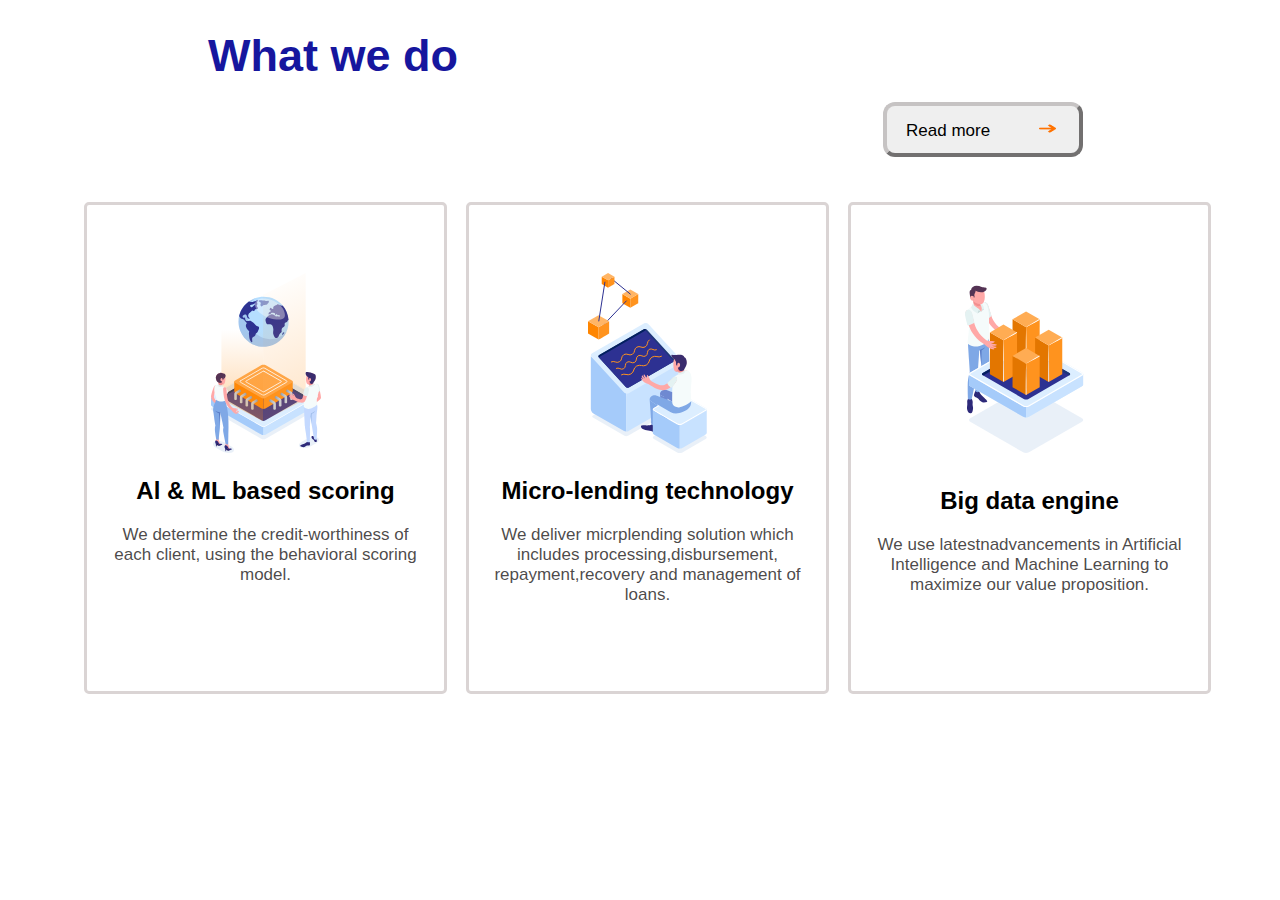
<file: index.html>
<!DOCTYPE html>
<html lang="en">
<head>
    <meta charset="UTF-8">
    <meta http-equiv="X-UA-Compatible" content="IE=edge">
    <meta name="viewport" content="width=device-width, initial-scale=1.0">
    <link rel="stylesheet" href="./style.css">
    <title>Document</title>
</head>
<body>
<h1>What we do<button>Read more <img class="img1" src="image/icone-fleche-droite-orange.png" alt=""></button></h1>

<div class="container">
    <div class="card1">
        <div><img class="img2" src="./image/we_icon_1.svg" alt=""></div>
        <div><h2>Al & ML based scoring</h2></div>
            <p>We determine the credit-worthiness of each client,
                using the behavioral scoring model.
            </p>
    </div>
    <div class="card2">
        <div><img class="img2" src="image/we_icon_2.svg" alt=""></div>
        <div><h2>Micro-lending technology</h2></div>
        <p>We deliver micrplending solution which includes processing,disbursement,
            repayment,recovery and management of loans.
        </p>
    </div>
    <div class="card3">
        <div><img class="img2" src="image/we_icon_3.svg" alt=""></div>
        <div><h2>Big data engine</h2></div>
        <p>We use latestnadvancements in Artificial Intelligence and
            Machine Learning to maximize our value proposition.
        </p>
    </div>
</div>

    
</body>
</html>
</file>
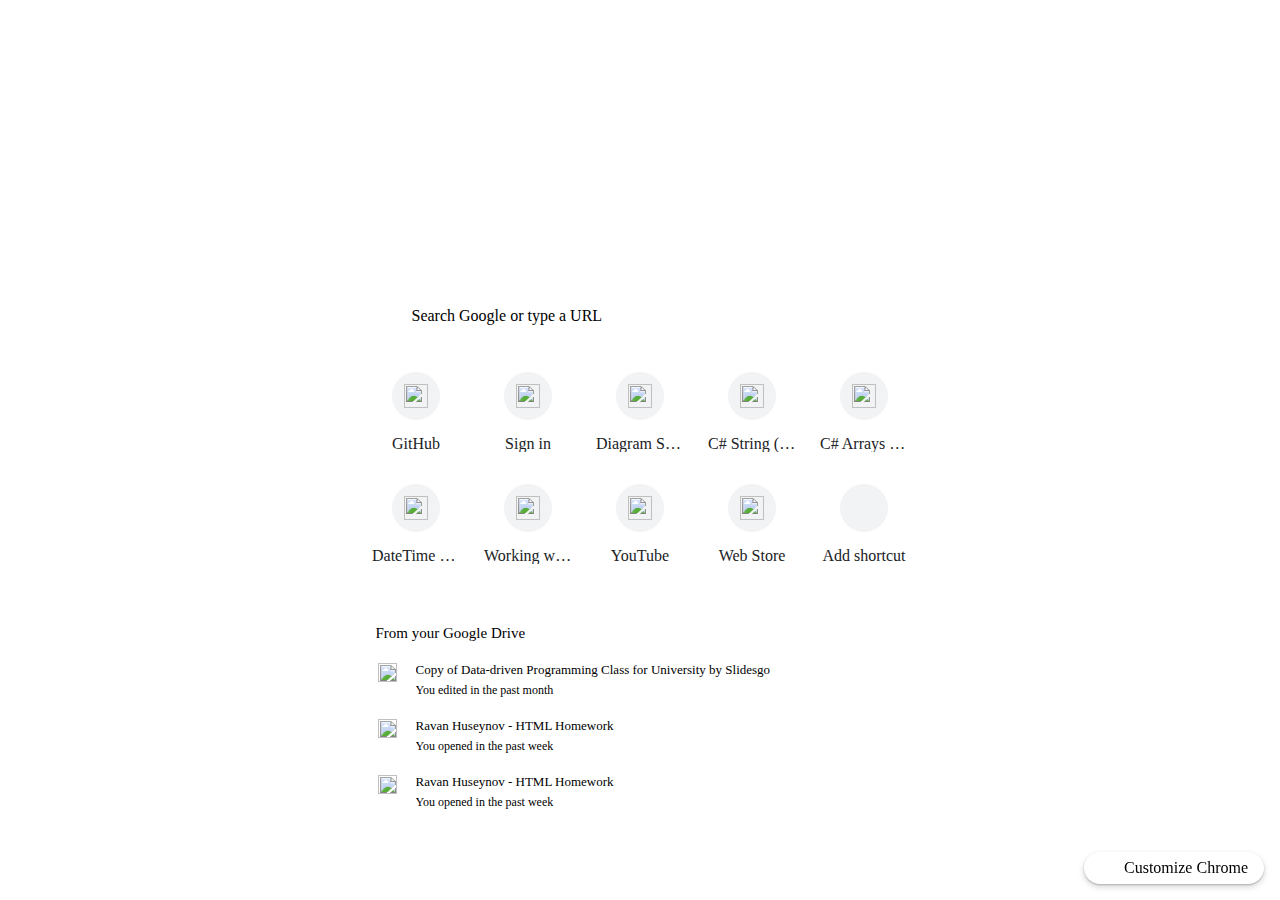
<file: image/New Tab.html>
<!DOCTYPE html>
<!-- saved from url=(0022)chrome://new-tab-page/ -->
<html dir="ltr" lang="en" class="focus-outline-visible" lazy-loaded="true"><head><meta http-equiv="Content-Type" content="text/html; charset=UTF-8">
    
    <title>New Tab</title>
    <style>
      body {
        background: #FFFFFF;
        margin: 0;
      }

      #backgroundImage {
        border: none;
        height: 100%;
        pointer-events: none;
        position: fixed;
        top: 0;
        visibility: hidden;
        width: 100%;
      }

      [show-background-image] #backgroundImage {
        visibility: visible;
      }
    </style>
  
<custom-style>
  <style is="custom-style">
    html {

      /* Material Design color palette for Google products */

      --google-red-100-rgb: 244, 199, 195;  /* #f4c7c3 */
      --google-red-100: rgb(var(--google-red-100-rgb));
      --google-red-300-rgb: 230, 124, 115;  /* #e67c73 */
      --google-red-300: rgb(var(--google-red-300-rgb));
      --google-red-500-rgb: 219, 68, 55;  /* #db4437 */
      --google-red-500: rgb(var(--google-red-500-rgb));
      --google-red-700-rgb: 197, 57, 41;  /* #c53929 */
      --google-red-700: rgb(var(--google-red-700-rgb));

      --google-blue-100-rgb: 198, 218, 252;  /* #c6dafc */
      --google-blue-100: rgb(var(--google-blue-100-rgb));
      --google-blue-300-rgb: 123, 170, 247;  /* #7baaf7 */
      --google-blue-300: rgb(var(--google-blue-300-rgb));
      --google-blue-500-rgb: 66, 133, 244;  /* #4285f4 */
      --google-blue-500: rgb(var(--google-blue-500-rgb));
      --google-blue-700-rgb: 51, 103, 214;  /* #3367d6 */
      --google-blue-700: rgb(var(--google-blue-700-rgb));

      --google-green-100-rgb: 183, 225, 205;  /* #b7e1cd */
      --google-green-100: rgb(var(--google-green-100-rgb));
      --google-green-300-rgb: 87, 187, 138;  /* #57bb8a */
      --google-green-300: rgb(var(--google-green-300-rgb));
      --google-green-500-rgb: 15, 157, 88;  /* #0f9d58 */
      --google-green-500: rgb(var(--google-green-500-rgb));
      --google-green-700-rgb: 11, 128, 67;  /* #0b8043 */
      --google-green-700: rgb(var(--google-green-700-rgb));

      --google-yellow-100-rgb: 252, 232, 178;  /* #fce8b2 */
      --google-yellow-100: rgb(var(--google-yellow-100-rgb));
      --google-yellow-300-rgb: 247, 203, 77;  /* #f7cb4d */
      --google-yellow-300: rgb(var(--google-yellow-300-rgb));
      --google-yellow-500-rgb: 244, 180, 0;  /* #f4b400 */
      --google-yellow-500: rgb(var(--google-yellow-500-rgb));
      --google-yellow-700-rgb: 240, 147, 0;  /* #f09300 */
      --google-yellow-700: rgb(var(--google-yellow-700-rgb));

      --google-grey-100-rgb: 245, 245, 245;  /* #f5f5f5 */
      --google-grey-100: rgb(var(--google-grey-100-rgb));
      --google-grey-300-rgb: 224, 224, 224;  /* #e0e0e0 */
      --google-grey-300: rgb(var(--google-grey-300-rgb));
      --google-grey-500-rgb: 158, 158, 158;  /* #9e9e9e */
      --google-grey-500: rgb(var(--google-grey-500-rgb));
      --google-grey-700-rgb: 97, 97, 97;  /* #616161 */
      --google-grey-700: rgb(var(--google-grey-700-rgb));

      /* Material Design color palette from online spec document */

      --paper-red-50: #ffebee;
      --paper-red-100: #ffcdd2;
      --paper-red-200: #ef9a9a;
      --paper-red-300: #e57373;
      --paper-red-400: #ef5350;
      --paper-red-500: #f44336;
      --paper-red-600: #e53935;
      --paper-red-700: #d32f2f;
      --paper-red-800: #c62828;
      --paper-red-900: #b71c1c;
      --paper-red-a100: #ff8a80;
      --paper-red-a200: #ff5252;
      --paper-red-a400: #ff1744;
      --paper-red-a700: #d50000;

      --paper-light-blue-50: #e1f5fe;
      --paper-light-blue-100: #b3e5fc;
      --paper-light-blue-200: #81d4fa;
      --paper-light-blue-300: #4fc3f7;
      --paper-light-blue-400: #29b6f6;
      --paper-light-blue-500: #03a9f4;
      --paper-light-blue-600: #039be5;
      --paper-light-blue-700: #0288d1;
      --paper-light-blue-800: #0277bd;
      --paper-light-blue-900: #01579b;
      --paper-light-blue-a100: #80d8ff;
      --paper-light-blue-a200: #40c4ff;
      --paper-light-blue-a400: #00b0ff;
      --paper-light-blue-a700: #0091ea;

      --paper-yellow-50: #fffde7;
      --paper-yellow-100: #fff9c4;
      --paper-yellow-200: #fff59d;
      --paper-yellow-300: #fff176;
      --paper-yellow-400: #ffee58;
      --paper-yellow-500: #ffeb3b;
      --paper-yellow-600: #fdd835;
      --paper-yellow-700: #fbc02d;
      --paper-yellow-800: #f9a825;
      --paper-yellow-900: #f57f17;
      --paper-yellow-a100: #ffff8d;
      --paper-yellow-a200: #ffff00;
      --paper-yellow-a400: #ffea00;
      --paper-yellow-a700: #ffd600;

      --paper-orange-50: #fff3e0;
      --paper-orange-100: #ffe0b2;
      --paper-orange-200: #ffcc80;
      --paper-orange-300: #ffb74d;
      --paper-orange-400: #ffa726;
      --paper-orange-500: #ff9800;
      --paper-orange-600: #fb8c00;
      --paper-orange-700: #f57c00;
      --paper-orange-800: #ef6c00;
      --paper-orange-900: #e65100;
      --paper-orange-a100: #ffd180;
      --paper-orange-a200: #ffab40;
      --paper-orange-a400: #ff9100;
      --paper-orange-a700: #ff6500;

      --paper-grey-50: #fafafa;
      --paper-grey-100: #f5f5f5;
      --paper-grey-200: #eeeeee;
      --paper-grey-300: #e0e0e0;
      --paper-grey-400: #bdbdbd;
      --paper-grey-500: #9e9e9e;
      --paper-grey-600: #757575;
      --paper-grey-700: #616161;
      --paper-grey-800: #424242;
      --paper-grey-900: #212121;

      --paper-blue-grey-50: #eceff1;
      --paper-blue-grey-100: #cfd8dc;
      --paper-blue-grey-200: #b0bec5;
      --paper-blue-grey-300: #90a4ae;
      --paper-blue-grey-400: #78909c;
      --paper-blue-grey-500: #607d8b;
      --paper-blue-grey-600: #546e7a;
      --paper-blue-grey-700: #455a64;
      --paper-blue-grey-800: #37474f;
      --paper-blue-grey-900: #263238;

      /* opacity for dark text on a light background */
      --dark-divider-opacity: 0.12;
      --dark-disabled-opacity: 0.38; /* or hint text or icon */
      --dark-secondary-opacity: 0.54;
      --dark-primary-opacity: 0.87;

      /* opacity for light text on a dark background */
      --light-divider-opacity: 0.12;
      --light-disabled-opacity: 0.3; /* or hint text or icon */
      --light-secondary-opacity: 0.7;
      --light-primary-opacity: 1.0;

    }

  </style>
</custom-style>

<custom-style>
  <style>

/* Common css variables for Material Design WebUI */
html {
  --google-blue-50-rgb: 232, 240, 254;  /* #e8f0fe */
  --google-blue-50: rgb(var(--google-blue-50-rgb));
  --google-blue-100-rgb: 210, 227, 252;  /* #d2e3fc */
  --google-blue-100: rgb(var(--google-blue-100-rgb));
  --google-blue-200-rgb: 174, 203, 250;  /* #aecbfa */
  --google-blue-200: rgb(var(--google-blue-200-rgb));
  --google-blue-300-rgb: 138, 180, 248;  /* #8ab4f8 */
  --google-blue-300: rgb(var(--google-blue-300-rgb));
  --google-blue-400-rgb: 102, 157, 246;  /* #669df6 */
  --google-blue-400: rgb(var(--google-blue-400-rgb));
  --google-blue-500-rgb: 66, 133, 244;  /* #4285f4 */
  --google-blue-500: rgb(var(--google-blue-500-rgb));
  --google-blue-600-rgb: 26, 115, 232;  /* #1a73e8 */
  --google-blue-600: rgb(var(--google-blue-600-rgb));
  --google-blue-700-rgb: 25, 103, 210;  /* #1967d2 */
  --google-blue-700: rgb(var(--google-blue-700-rgb));
  --google-blue-800-rgb: 24, 90, 188;  /* ##185abc */
  --google-blue-800: rgb(var(--google-blue-800-rgb));

  --google-green-50-rgb: 230, 244, 234;  /* #e6f4ea */
  --google-green-50: rgb(var(--google-green-50-rgb));
  --google-green-200-rgb: 168, 218, 181; /* #a8dab5 */
  --google-green-200: rgb(var(--google-green-200-rgb));
  --google-green-300-rgb: 129, 201, 149;  /* #81c995 */
  --google-green-300: rgb(var(--google-green-300-rgb));
  --google-green-400-rgb: 91, 185, 116;  /* #5bb974 */
  --google-green-400: rgb(var(--google-green-400-rgb));
  --google-green-500-rgb: 52, 168, 83;  /* #34a853 */
  --google-green-500: rgb(var(--google-green-500-rgb));
  --google-green-600-rgb: 30, 142, 62;  /* #1e8e3e */
  --google-green-600: rgb(var(--google-green-600-rgb));
  --google-green-700-rgb: 24, 128, 56;  /* #188038 */
  --google-green-700: rgb(var(--google-green-700-rgb));
  --google-green-800-rgb: 19, 115, 51; /* #137333 */
  --google-green-800: rgb(var(--google-green-800-rgb));
  --google-green-900-rgb: 13, 101, 45; /* #0d652d */
  --google-green-900: rgb(var(--google-green-900-rgb));

  --google-grey-50-rgb: 248, 249, 250;  /* #f8f9fa */
  --google-grey-50: rgb(var(--google-grey-50-rgb));
  --google-grey-100-rgb: 241, 243, 244;  /* #f1f3f4 */
  --google-grey-100: rgb(var(--google-grey-100-rgb));
  --google-grey-200-rgb: 232, 234, 237;  /* #e8eaed */
  --google-grey-200: rgb(var(--google-grey-200-rgb));
  --google-grey-300-rgb: 218, 220, 224;  /* #dadce0 */
  --google-grey-300: rgb(var(--google-grey-300-rgb));
  --google-grey-400-rgb: 189, 193, 198;  /* #bdc1c6 */
  --google-grey-400: rgb(var(--google-grey-400-rgb));
  --google-grey-500-rgb: 154, 160, 166;  /* #9aa0a6 */
  --google-grey-500: rgb(var(--google-grey-500-rgb));
  --google-grey-600-rgb: 128, 134, 139;  /* #80868b */
  --google-grey-600: rgb(var(--google-grey-600-rgb));
  --google-grey-700-rgb: 95, 99, 104;  /* #5f6368 */
  --google-grey-700: rgb(var(--google-grey-700-rgb));
  --google-grey-800-rgb: 60, 64, 67;  /* #3c4043 */
  --google-grey-800: rgb(var(--google-grey-800-rgb));
  --google-grey-900-rgb: 32, 33, 36;  /* #202124 */
  --google-grey-900: rgb(var(--google-grey-900-rgb));
  /* --google-grey-900 + 4% white blended together. */
  --google-grey-900-white-4-percent: #292a2d;

  --google-purple-100-rgb: 233, 210, 253;  /* #e9d2fd */
  --google-purple-100: rgb(var(--google-purple-100-rgb));
  --google-purple-900-rgb: 104, 29, 168;  /* #681da8 */
  --google-purple-900: rgb(var(--google-purple-900-rgb));

  --google-red-300-rgb: 242, 139, 130;  /* #f28b82 */
  --google-red-300: rgb(var(--google-red-300-rgb));
  --google-red-500-rgb: 234, 67, 53;  /* #ea4335 */
  --google-red-500: rgb(var(--google-red-500-rgb));
  --google-red-600-rgb: 217, 48, 37;  /* #d93025 */
  --google-red-600: rgb(var(--google-red-600-rgb));

  --google-yellow-50-rgb: 254, 247, 224;  /* #fef7e0 */
  --google-yellow-50: rgb(var(--google-yellow-50-rgb));
  --google-yellow-300-rgb: 253, 214, 51;  /* #fdd633 */
  --google-yellow-300: rgb(var(--google-yellow-300-rgb));
  --google-yellow-400-rgb: 252, 201, 52;  /* #fcc934 */
  --google-yellow-400: rgb(var(--google-yellow-400-rgb));
  --google-yellow-500-rgb: 251, 188, 4;  /* #fbbc04 */
  --google-yellow-500: rgb(var(--google-yellow-500-rgb));

  --cr-primary-text-color: var(--google-grey-900);
  --cr-secondary-text-color: var(--google-grey-700);

  --cr-card-background-color: white;
  --cr-card-shadow-color-rgb: var(--google-grey-800-rgb);

  --cr-elevation-1: rgba(var(--cr-card-shadow-color-rgb), .3) 0 1px 2px 0,
                    rgba(var(--cr-card-shadow-color-rgb), .15) 0 1px 3px 1px;
  --cr-elevation-2: rgba(var(--cr-card-shadow-color-rgb), .3) 0 1px 2px 0,
                    rgba(var(--cr-card-shadow-color-rgb), .15) 0 2px 6px 2px;
  --cr-elevation-3: rgba(var(--cr-card-shadow-color-rgb), .3) 0 1px 3px 0,
                    rgba(var(--cr-card-shadow-color-rgb), .15) 0 4px 8px 3px;
  --cr-elevation-4: rgba(var(--cr-card-shadow-color-rgb), .3) 0 2px 3px 0,
                    rgba(var(--cr-card-shadow-color-rgb), .15) 0 6px 10px 4px;
  --cr-elevation-5: rgba(var(--cr-card-shadow-color-rgb), .3) 0 4px 4px 0,
                    rgba(var(--cr-card-shadow-color-rgb), .15) 0 8px 12px 6px;

  --cr-card-shadow: var(--cr-elevation-2);

  --cr-checked-color: var(--google-blue-600);
  --cr-focused-item-color: var(--google-grey-300);
  --cr-form-field-label-color: var(--google-grey-700);
  --cr-hairline-rgb: 0, 0, 0;
  --cr-iph-anchor-highlight-color: rgba(var(--google-blue-600-rgb), 0.1);
  --cr-link-color: var(--google-blue-700);
  --cr-menu-background-color: white;
  --cr-menu-background-focus-color: var(--google-grey-400);
  --cr-menu-shadow: 0 2px 6px var(--paper-grey-500);
  --cr-separator-color: rgba(0, 0, 0, .06);
  --cr-title-text-color: rgb(90, 90, 90);
  --cr-toolbar-background-color: white;

  --cr-hover-background-color: rgba(var(--google-grey-900-rgb), .1);
  --cr-active-background-color: rgba(var(--google-grey-900-rgb), .16);
  --cr-focus-outline-color: rgba(var(--google-blue-600-rgb), .4);
}

@media (prefers-color-scheme: dark) {
  html {
    --cr-primary-text-color: var(--google-grey-200);
    --cr-secondary-text-color: var(--google-grey-500);

    --cr-card-background-color: var(--google-grey-900-white-4-percent);
    --cr-card-shadow-color-rgb: 0, 0, 0;

    --cr-checked-color: var(--google-blue-300);
    --cr-focused-item-color: var(--google-grey-800);
    --cr-form-field-label-color: var(--dark-secondary-color);
    --cr-hairline-rgb: 255, 255, 255;
    --cr-iph-anchor-highlight-color: rgba(var(--google-grey-100-rgb), 0.1);
    --cr-link-color: var(--google-blue-300);
    --cr-menu-background-color: var(--google-grey-900);
    --cr-menu-background-focus-color: var(--google-grey-700);
    --cr-menu-background-sheen: rgba(255, 255, 255, .06);  /* Only dark mode. */
    --cr-menu-shadow: rgba(0, 0, 0, .3) 0 1px 2px 0,
                      rgba(0, 0, 0, .15) 0 3px 6px 2px;
    --cr-separator-color: rgba(255, 255, 255, .1);
    --cr-title-text-color: var(--cr-primary-text-color);
    --cr-toolbar-background-color: var(--google-grey-900-white-4-percent);

    --cr-hover-background-color: rgba(255, 255, 255, .1);
    --cr-active-background-color: rgba(var(--google-grey-200-rgb), .16);
    --cr-focus-outline-color: rgba(var(--google-blue-300-rgb), .4);
  }
}

@media (forced-colors: active) {
  html {
    /* In Windows HCM, |box-shadow| is not showing. The suggested workaround
       is to use |outline| or |border| instead. The color does not matter,
       since it is forced by the OS so using 'transparent'. */
    --cr-focus-outline-hcm: 2px solid transparent;
    --cr-border-hcm: 2px solid transparent;
  }
}

/* Don't use color values past this point. Instead, create a variable that's
 * set for both light and dark modes and use a single variable below. */

html {
  --cr-button-edge-spacing: 12px;
  --cr-button-height: 32px;

  /* Spacing between policy (controlledBy) indicator and control. */
  --cr-controlled-by-spacing: 24px;

  /* Default max-width for input fields */
  --cr-default-input-max-width: 264px;

  /* The inner icon is 20px in size. The button has 8px * 2 padding. */
  --cr-icon-ripple-size: 36px;
  --cr-icon-ripple-padding: 8px;

  --cr-icon-size: 20px;

  --cr-icon-button-margin-start: 16px;

  /* Shift button so ripple overlaps the end of the row. */
  --cr-icon-ripple-margin: calc(var(--cr-icon-ripple-padding) * -1);

  /* TODO (johntlee): re-implement with paddings instead; */
  /* These are used for row items such as radio buttons, check boxes, list
   * items etc. */
  --cr-section-min-height: 48px;
  --cr-section-two-line-min-height: 64px;

  --cr-section-padding: 20px;
  --cr-section-vertical-padding: 12px;
  --cr-section-indent-width: 40px;
  --cr-section-indent-padding: calc(
      var(--cr-section-padding) + var(--cr-section-indent-width));

  --cr-section-vertical-margin: 21px;

  --cr-centered-card-max-width: 680px;
  --cr-centered-card-width-percentage: 0.96;

  --cr-hairline: 1px solid rgba(var(--cr-hairline-rgb), .14);

  --cr-separator-height: 1px;
  --cr-separator-line: var(--cr-separator-height) solid
      var(--cr-separator-color);

  --cr-toolbar-overlay-animation-duration: 150ms;
  --cr-toolbar-height: 56px;

  --cr-container-shadow-height: 6px;
  --cr-container-shadow-margin: calc(-1 * var(--cr-container-shadow-height));

  --cr-container-shadow-max-opacity: 1;

  /** MD Refresh Styles */
  --cr-card-border-radius: 8px;
  --cr-disabled-opacity: .38;
  --cr-form-field-bottom-spacing: 16px;
  --cr-form-field-label-font-size: .625rem;
  --cr-form-field-label-height: 1em;
  --cr-form-field-label-line-height: 1;
}

html[chrome-refresh-2023] {
  /* Colors: These variables should never be overridden and should only be used
     as fallback values for shared cr_elements or in UIs that do not have
     the color pipeline. */
  --cr-fallback-color-primary: rgb(11, 87, 208);
  --cr-fallback-color-on-primary: rgb(255, 255, 255);

  --cr-fallback-color-primary-container: rgb(211, 227, 253);
  --cr-fallback-color-on-primary-container: rgb(4, 30, 73);

  --cr-fallback-color-secondary-container: rgb(194, 231, 255);
  --cr-fallback-color-on-secondary-container: rgb(0, 29, 53);

  --cr-fallback-color-surface: rgb(255, 255, 255);
  --cr-fallback-color-on-surface-rgb: 31, 31, 31;
  --cr-fallback-color-on-surface: rgb(var(--cr-fallback-color-on-surface-rgb));

  --cr-fallback-color-surface-variant: rgb(225, 227, 225);
  --cr-fallback-color-on-surface-variant: rgb(68, 71, 70);

  /* States */
  --cr-hover-background-color: var(--color-sys-state-hover,
      rgba(var(--cr-fallback-color-on-surface-rgb), .08));
  --cr-active-background-color: var(--color-sys-state-pressed,
      rgba(var(--cr-fallback-color-on-surface-rgb), .12));
  --cr-focus-outline-color: var(--color-sys-state-focus-ring,
      var(--cr-fallback-color-primary));

  /* Typography */
  --cr-primary-text-color: var(--color-primary-foreground,
      var(--cr-fallback-color-on-surface));
  --cr-secondary-text-color: var(--color-secondary-foreground,
      var(--cr-fallback-color-on-surface-variant));

  /* Layout */
  --cr-button-height: 36px;
}

@media (prefers-color-scheme: dark) {
  html[chrome-refresh-2023] {
    /* Colors */
    --cr-fallback-color-primary: rgb(168, 199, 250);
    --cr-fallback-color-on-primary: rgb(6, 46, 111);
    --cr-fallback-color-primary-container: rgb(8, 66, 160);
    --cr-fallback-color-on-primary-container: rgb(211, 227, 253);
    --cr-fallback-color-secondary-container: rgb(0, 74, 119);
    --cr-fallback-color-on-secondary-container: rgb(194, 231, 255);
    --cr-fallback-color-surface: rgb(26, 27, 30);
    --cr-fallback-color-on-surface-rgb: 227, 227, 227;
    --cr-fallback-color-surface-variant: rgb(68, 71, 70);
    --cr-fallback-color-on-surface-variant: rgb(196, 199, 197);
  }
}
  </style>
</custom-style>
<!--
List commonly used icons here to prevent duplication.
Do not add rarely used icons here; place those in your application.
Note that 20px and 24px icons are specified separately (size="", below).

Icons are rendered at 20x20 px, but we don't have 20 px SVGs for everything.
The 24 px icons are used where 20 px icons are unavailable (which may appear
blurry at 20 px). Please use 20 px icons when available.
-->
<iron-iconset-svg name="cr20" size="20" style="display: none;">
  <svg>
    <defs>
      <!--
      Keep these in sorted order by id="". See also http://goo.gl/Y1OdAq
      -->
      <g id="block">
        <path fill-rule="evenodd" clip-rule="evenodd" d="M10 0C4.48 0 0 4.48 0 10C0 15.52 4.48 20 10 20C15.52 20 20 15.52 20 10C20 4.48 15.52 0 10 0ZM2 10C2 5.58 5.58 2 10 2C11.85 2 13.55 2.63 14.9 3.69L3.69 14.9C2.63 13.55 2 11.85 2 10ZM5.1 16.31C6.45 17.37 8.15 18 10 18C14.42 18 18 14.42 18 10C18 8.15 17.37 6.45 16.31 5.1L5.1 16.31Z">
        </path>
      </g>
      <g id="domain">
        <path d="M2,3 L2,17 L11.8267655,17 L13.7904799,17 L18,17 L18,7 L12,7 L12,3 L2,3 Z M8,13 L10,13 L10,15 L8,15 L8,13 Z M4,13 L6,13 L6,15 L4,15 L4,13 Z M8,9 L10,9 L10,11 L8,11 L8,9 Z M4,9 L6,9 L6,11 L4,11 L4,9 Z M12,9 L16,9 L16,15 L12,15 L12,9 Z M12,11 L14,11 L14,13 L12,13 L12,11 Z M8,5 L10,5 L10,7 L8,7 L8,5 Z M4,5 L6,5 L6,7 L4,7 L4,5 Z">
        </path>
      </g>
      <g id="kite">
        <path fill-rule="evenodd" clip-rule="evenodd" d="M4.6327 8.00094L10.3199 2L16 8.00094L10.1848 16.8673C10.0995 16.9873 10.0071 17.1074 9.90047 17.2199C9.42417 17.7225 8.79147 18 8.11611 18C7.44076 18 6.80806 17.7225 6.33175 17.2199C5.85545 16.7173 5.59242 16.0497 5.59242 15.3371C5.59242 14.977 5.46445 14.647 5.22275 14.3919C4.98104 14.1369 4.66825 14.0019 4.32701 14.0019H4V12.6667H4.32701C5.00237 12.6667 5.63507 12.9442 6.11137 13.4468C6.58768 13.9494 6.85071 14.617 6.85071 15.3296C6.85071 15.6896 6.97867 16.0197 7.22038 16.2747C7.46209 16.5298 7.77488 16.6648 8.11611 16.6648C8.45735 16.6648 8.77014 16.5223 9.01185 16.2747C9.02396 16.2601 9.03607 16.246 9.04808 16.2319C9.08541 16.1883 9.12176 16.1458 9.15403 16.0947L9.55213 15.4946L4.6327 8.00094ZM10.3199 13.9371L6.53802 8.17116L10.3199 4.1814L14.0963 8.17103L10.3199 13.9371Z">
        </path>
      </g>
      <g id="menu">
        <path d="M2 4h16v2H2zM2 9h16v2H2zM2 14h16v2H2z"></path>
      </g>
      
  </defs></svg>
</iron-iconset-svg>

<!-- NOTE: In the common case that the final icon will be 20x20, export the SVG
     at 20px and place it in the section above. -->
<iron-iconset-svg name="cr" size="24" style="display: none;">
  <svg>
    <defs>
      <!--
      These icons are copied from Polymer's iron-icons and kept in sorted order.
      See http://goo.gl/Y1OdAq for instructions on adding additional icons.
      -->
      <g id="account-child-invert" viewBox="0 0 48 48">
        <path d="M24 4c3.31 0 6 2.69 6 6s-2.69 6-6 6-6-2.69-6-6 2.69-6 6-6z"></path>
        <path fill="none" d="M0 0h48v48H0V0z"></path>
        <circle fill="none" cx="24" cy="26" r="4"></circle>
        <path d="M24 18c-6.16 0-13 3.12-13 7.23v11.54c0 2.32 2.19 4.33 5.2 5.63 2.32 1 5.12 1.59 7.8 1.59.66 0 1.33-.06 2-.14v-5.2c-.67.08-1.34.14-2 .14-2.63 0-5.39-.57-7.68-1.55.67-2.12 4.34-3.65 7.68-3.65.86 0 1.75.11 2.6.29 2.79.62 5.2 2.15 5.2 4.04v4.47c3.01-1.31 5.2-3.31 5.2-5.63V25.23C37 21.12 30.16 18 24 18zm0 12c-2.21 0-4-1.79-4-4s1.79-4 4-4 4 1.79 4 4-1.79 4-4 4z">
        </path>
      </g>
      <g id="add">
        <path d="M19 13h-6v6h-2v-6H5v-2h6V5h2v6h6v2z"></path>
      </g>
      <g id="arrow-back">
        <path d="M20 11H7.83l5.59-5.59L12 4l-8 8 8 8 1.41-1.41L7.83 13H20v-2z"></path>
      </g>
      <g id="arrow-drop-up">
        <path d="M7 14l5-5 5 5z">
      </path></g>
      <g id="arrow-drop-down">
        <path d="M7 10l5 5 5-5z"></path>
      </g>
      <g id="arrow-forward">
        <path d="M12 4l-1.41 1.41L16.17 11H4v2h12.17l-5.58 5.59L12 20l8-8z"></path>
      </g>
      <g id="arrow-right">
        <path d="M10 7l5 5-5 5z"></path>
      </g>
      
      <g id="cancel">
        <path d="M12 2C6.47 2 2 6.47 2 12s4.47 10 10 10 10-4.47 10-10S17.53 2 12 2zm5 13.59L15.59 17 12 13.41 8.41 17 7 15.59 10.59 12 7 8.41 8.41 7 12 10.59 15.59 7 17 8.41 13.41 12 17 15.59z">
        </path>
      </g>
      <g id="check">
        <path d="M9 16.17L4.83 12l-1.42 1.41L9 19 21 7l-1.41-1.41z"></path>
      </g>
      <g id="check-circle">
        <path d="M12 2C6.48 2 2 6.48 2 12s4.48 10 10 10 10-4.48 10-10S17.52 2 12 2zm-2 15l-5-5 1.41-1.41L10 14.17l7.59-7.59L19 8l-9 9z">
        </path>
      </g>
      <g id="chevron-left">
        <path d="M15.41 7.41L14 6l-6 6 6 6 1.41-1.41L10.83 12z"></path>
      </g>
      <g id="chevron-right">
        <path d="M10 6L8.59 7.41 13.17 12l-4.58 4.59L10 18l6-6z"></path>
      </g>
      <g id="clear">
        <path d="M19 6.41L17.59 5 12 10.59 6.41 5 5 6.41 10.59 12 5 17.59 6.41 19 12 13.41 17.59 19 19 17.59 13.41 12z">
        </path>
      </g>
      <g id="close">
        <path d="M19 6.41L17.59 5 12 10.59 6.41 5 5 6.41 10.59 12 5 17.59 6.41 19 12 13.41 17.59 19 19 17.59 13.41 12z">
        </path>
      </g>
      <g id="computer">
        <path d="M20 18c1.1 0 1.99-.9 1.99-2L22 6c0-1.1-.9-2-2-2H4c-1.1 0-2 .9-2 2v10c0 1.1.9 2 2 2H0v2h24v-2h-4zM4 6h16v10H4V6z">
        </path>
      </g>
      <g id="create">
        <path d="M3 17.25V21h3.75L17.81 9.94l-3.75-3.75L3 17.25zM20.71 7.04c.39-.39.39-1.02 0-1.41l-2.34-2.34c-.39-.39-1.02-.39-1.41 0l-1.83 1.83 3.75 3.75 1.83-1.83z">
        </path>
      </g>
      <g id="delete">
        <path d="M6 19c0 1.1.9 2 2 2h8c1.1 0 2-.9 2-2V7H6v12zM19 4h-3.5l-1-1h-5l-1 1H5v2h14V4z"></path>
      </g>
      <g id="domain">
        <path d="M12 7V3H2v18h20V7H12zM6 19H4v-2h2v2zm0-4H4v-2h2v2zm0-4H4V9h2v2zm0-4H4V5h2v2zm4 12H8v-2h2v2zm0-4H8v-2h2v2zm0-4H8V9h2v2zm0-4H8V5h2v2zm10 12h-8v-2h2v-2h-2v-2h2v-2h-2V9h8v10zm-2-8h-2v2h2v-2zm0 4h-2v2h2v-2z">
        </path>
      </g>
      <g id="error">
        <path d="M12 2C6.48 2 2 6.48 2 12s4.48 10 10 10 10-4.48 10-10S17.52 2 12 2zm1 15h-2v-2h2v2zm0-4h-2V7h2v6z">
        </path>
      </g>
      <g id="error-outline">
        <path d="M11 15h2v2h-2zm0-8h2v6h-2zm.99-5C6.47 2 2 6.48 2 12s4.47 10 9.99 10C17.52 22 22 17.52 22 12S17.52 2 11.99 2zM12 20c-4.42 0-8-3.58-8-8s3.58-8 8-8 8 3.58 8 8-3.58 8-8 8z">
        </path>
      </g>
      <g id="expand-less">
        <path d="M12 8l-6 6 1.41 1.41L12 10.83l4.59 4.58L18 14z"></path>
      </g>
      <g id="expand-more">
        <path d="M16.59 8.59L12 13.17 7.41 8.59 6 10l6 6 6-6z"></path>
      </g>
      <g id="extension">
        <path d="M20.5 11H19V7c0-1.1-.9-2-2-2h-4V3.5C13 2.12 11.88 1 10.5 1S8 2.12 8 3.5V5H4c-1.1 0-1.99.9-1.99 2v3.8H3.5c1.49 0 2.7 1.21 2.7 2.7s-1.21 2.7-2.7 2.7H2V20c0 1.1.9 2 2 2h3.8v-1.5c0-1.49 1.21-2.7 2.7-2.7 1.49 0 2.7 1.21 2.7 2.7V22H17c1.1 0 2-.9 2-2v-4h1.5c1.38 0 2.5-1.12 2.5-2.5S21.88 11 20.5 11z">
        </path>
      </g>
      <g id="file-download">
        <path d="M19 9h-4V3H9v6H5l7 7 7-7zM5 18v2h14v-2H5z"></path>
      </g>
      
      <g id="fullscreen">
        <path d="M7 14H5v5h5v-2H7v-3zm-2-4h2V7h3V5H5v5zm12 7h-3v2h5v-5h-2v3zM14 5v2h3v3h2V5h-5z"></path>
      </g>
      <g id="group">
        <path d="M16 11c1.66 0 2.99-1.34 2.99-3S17.66 5 16 5c-1.66 0-3 1.34-3 3s1.34 3 3 3zm-8 0c1.66 0 2.99-1.34 2.99-3S9.66 5 8 5C6.34 5 5 6.34 5 8s1.34 3 3 3zm0 2c-2.33 0-7 1.17-7 3.5V19h14v-2.5c0-2.33-4.67-3.5-7-3.5zm8 0c-.29 0-.62.02-.97.05 1.16.84 1.97 1.97 1.97 3.45V19h6v-2.5c0-2.33-4.67-3.5-7-3.5z">
        </path>
      </g>
      <g id="help-outline">
        <path d="M11 18h2v-2h-2v2zm1-16C6.48 2 2 6.48 2 12s4.48 10 10 10 10-4.48 10-10S17.52 2 12 2zm0 18c-4.41 0-8-3.59-8-8s3.59-8 8-8 8 3.59 8 8-3.59 8-8 8zm0-14c-2.21 0-4 1.79-4 4h2c0-1.1.9-2 2-2s2 .9 2 2c0 2-3 1.75-3 5h2c0-2.25 3-2.5 3-5 0-2.21-1.79-4-4-4z">
        </path>
      </g>
      <g id="info">
        <path d="M12 2C6.48 2 2 6.48 2 12s4.48 10 10 10 10-4.48 10-10S17.52 2 12 2zm1 15h-2v-6h2v6zm0-8h-2V7h2v2z">
        </path>
      </g>
      <g id="info-outline">
        <path d="M11 17h2v-6h-2v6zm1-15C6.48 2 2 6.48 2 12s4.48 10 10 10 10-4.48 10-10S17.52 2 12 2zm0 18c-4.41 0-8-3.59-8-8s3.59-8 8-8 8 3.59 8 8-3.59 8-8 8zM11 9h2V7h-2v2z">
        </path>
      </g>
      <g id="insert-drive-file">
        <path d="M6 2c-1.1 0-1.99.9-1.99 2L4 20c0 1.1.89 2 1.99 2H18c1.1 0 2-.9 2-2V8l-6-6H6zm7 7V3.5L18.5 9H13z">
        </path>
      </g>
      <g id="location-on">
        <path d="M12 2C8.13 2 5 5.13 5 9c0 5.25 7 13 7 13s7-7.75 7-13c0-3.87-3.13-7-7-7zm0 9.5c-1.38 0-2.5-1.12-2.5-2.5s1.12-2.5 2.5-2.5 2.5 1.12 2.5 2.5-1.12 2.5-2.5 2.5z">
        </path>
      </g>
      <g id="mic">
        <path d="M12 14c1.66 0 2.99-1.34 2.99-3L15 5c0-1.66-1.34-3-3-3S9 3.34 9 5v6c0 1.66 1.34 3 3 3zm5.3-3c0 3-2.54 5.1-5.3 5.1S6.7 14 6.7 11H5c0 3.41 2.72 6.23 6 6.72V21h2v-3.28c3.28-.48 6-3.3 6-6.72h-1.7z">
        </path>
      </g>
      <g id="more-vert">
        <path d="M12 8c1.1 0 2-.9 2-2s-.9-2-2-2-2 .9-2 2 .9 2 2 2zm0 2c-1.1 0-2 .9-2 2s.9 2 2 2 2-.9 2-2-.9-2-2-2zm0 6c-1.1 0-2 .9-2 2s.9 2 2 2 2-.9 2-2-.9-2-2-2z">
        </path>
      </g>
      <g id="open-in-new">
        <path d="M19 19H5V5h7V3H5c-1.11 0-2 .9-2 2v14c0 1.1.89 2 2 2h14c1.1 0 2-.9 2-2v-7h-2v7zM14 3v2h3.59l-9.83 9.83 1.41 1.41L19 6.41V10h2V3h-7z">
        </path>
      </g>
      <g id="person">
        <path d="M12 12c2.21 0 4-1.79 4-4s-1.79-4-4-4-4 1.79-4 4 1.79 4 4 4zm0 2c-2.67 0-8 1.34-8 4v2h16v-2c0-2.66-5.33-4-8-4z">
        </path>
      </g>
      <g id="phonelink"><path d="M4 6h18V4H4c-1.1 0-2 .9-2 2v11H0v3h14v-3H4V6zm19 2h-6c-.55 0-1 .45-1 1v10c0 .55.45 1 1 1h6c.55 0 1-.45 1-1V9c0-.55-.45-1-1-1zm-1 9h-4v-7h4v7z"></path></g>
      <g id="print">
        <path d="M19 8H5c-1.66 0-3 1.34-3 3v6h4v4h12v-4h4v-6c0-1.66-1.34-3-3-3zm-3 11H8v-5h8v5zm3-7c-.55 0-1-.45-1-1s.45-1 1-1 1 .45 1 1-.45 1-1 1zm-1-9H6v4h12V3z">
        </path>
      </g>
      <g id="schedule"><path d="M11.99 2C6.47 2 2 6.48 2 12s4.47 10 9.99 10C17.52 22 22 17.52 22 12S17.52 2 11.99 2zM12 20c-4.42 0-8-3.58-8-8s3.58-8 8-8 8 3.58 8 8-3.58 8-8 8zm.5-13H11v6l5.25 3.15.75-1.23-4.5-2.67z"></path></g>
      <g id="search">
        <path d="M15.5 14h-.79l-.28-.27C15.41 12.59 16 11.11 16 9.5 16 5.91 13.09 3 9.5 3S3 5.91 3 9.5 5.91 16 9.5 16c1.61 0 3.09-.59 4.23-1.57l.27.28v.79l5 4.99L20.49 19l-4.99-5zm-6 0C7.01 14 5 11.99 5 9.5S7.01 5 9.5 5 14 7.01 14 9.5 11.99 14 9.5 14z">
        </path>
      </g>
      <g id="security">
        <path d="M12 1L3 5v6c0 5.55 3.84 10.74 9 12 5.16-1.26 9-6.45 9-12V5l-9-4zm0 10.99h7c-.53 4.12-3.28 7.79-7 8.94V12H5V6.3l7-3.11v8.8z">
        </path>
      </g>
      
      <!-- The <g> IDs are exposed as global variables in Vulcanized mode, which
        conflicts with the "settings" namespace of MD Settings. Using an "_icon"
        suffix prevents the naming conflict. -->
      <g id="settings_icon">
        <path d="M19.43 12.98c.04-.32.07-.64.07-.98s-.03-.66-.07-.98l2.11-1.65c.19-.15.24-.42.12-.64l-2-3.46c-.12-.22-.39-.3-.61-.22l-2.49 1c-.52-.4-1.08-.73-1.69-.98l-.38-2.65C14.46 2.18 14.25 2 14 2h-4c-.25 0-.46.18-.49.42l-.38 2.65c-.61.25-1.17.59-1.69.98l-2.49-1c-.23-.09-.49 0-.61.22l-2 3.46c-.13.22-.07.49.12.64l2.11 1.65c-.04.32-.07.65-.07.98s.03.66.07.98l-2.11 1.65c-.19.15-.24.42-.12.64l2 3.46c.12.22.39.3.61.22l2.49-1c.52.4 1.08.73 1.69.98l.38 2.65c.03.24.24.42.49.42h4c.25 0 .46-.18.49-.42l.38-2.65c.61-.25 1.17-.59 1.69-.98l2.49 1c.23.09.49 0 .61-.22l2-3.46c.12-.22.07-.49-.12-.64l-2.11-1.65zM12 15.5c-1.93 0-3.5-1.57-3.5-3.5s1.57-3.5 3.5-3.5 3.5 1.57 3.5 3.5-1.57 3.5-3.5 3.5z">
        </path>
      </g>
      <g id="star">
        <path d="M12 17.27L18.18 21l-1.64-7.03L22 9.24l-7.19-.61L12 2 9.19 8.63 2 9.24l5.46 4.73L5.82 21z"></path>
      </g>
      <g id="sync">
        <path d="M12 4V1L8 5l4 4V6c3.31 0 6 2.69 6 6 0 1.01-.25 1.97-.7 2.8l1.46 1.46C19.54 15.03 20 13.57 20 12c0-4.42-3.58-8-8-8zm0 14c-3.31 0-6-2.69-6-6 0-1.01.25-1.97.7-2.8L5.24 7.74C4.46 8.97 4 10.43 4 12c0 4.42 3.58 8 8 8v3l4-4-4-4v3z">
        </path>
      </g>
      <g id="videocam">
        <path d="M17 10.5V7c0-.55-.45-1-1-1H4c-.55 0-1 .45-1 1v10c0 .55.45 1 1 1h12c.55 0 1-.45 1-1v-3.5l4 4v-11l-4 4z">
        </path>
      </g>
      <g id="warning">
        <path d="M1 21h22L12 2 1 21zm12-3h-2v-2h2v2zm0-4h-2v-4h2v4z"></path>
      </g>
    </defs>
  </svg>
</iron-iconset-svg>
<iron-iconset-svg name="iph" size="24" style="display: none;">
  <svg>
    <defs>
      <!--
      These icons are copied from Material UI and optimized through SVGOMG
      See http://goo.gl/Y1OdAq for instructions on adding additional icons.
      -->
      <g id="celebration">
        <path fill="none" d="M0 0h20v20H0z"></path>
        <path fill-rule="evenodd" d="m2 22 14-5-9-9-5 14Zm10.35-5.82L5.3 18.7l2.52-7.05 4.53 4.53ZM14.53 12.53l5.59-5.59a1.25 1.25 0 0 1 1.77 0l.59.59 1.06-1.06-.59-.59a2.758 2.758 0 0 0-3.89 0l-5.59 5.59 1.06 1.06ZM10.06 6.88l-.59.59 1.06 1.06.59-.59a2.758 2.758 0 0 0 0-3.89l-.59-.59-1.06 1.07.59.59c.48.48.48 1.28 0 1.76ZM17.06 11.88l-1.59 1.59 1.06 1.06 1.59-1.59a1.25 1.25 0 0 1 1.77 0l1.61 1.61 1.06-1.06-1.61-1.61a2.758 2.758 0 0 0-3.89 0ZM15.06 5.88l-3.59 3.59 1.06 1.06 3.59-3.59a2.758 2.758 0 0 0 0-3.89l-1.59-1.59-1.06 1.06 1.59 1.59c.48.49.48 1.29 0 1.77Z">
        </path>
      </g>
      <g id="lightbulb_outline">
        <path fill="none" d="M0 0h24v24H0z"></path>
        <path d="M9 21c0 .55.45 1 1 1h4c.55 0 1-.45 1-1v-1H9v1zm3-19C8.14 2 5 5.14 5 9c0 2.38 1.19 4.47 3 5.74V17c0 .55.45 1 1 1h6c.55 0 1-.45 1-1v-2.26c1.81-1.27 3-3.36 3-5.74 0-3.86-3.14-7-7-7zm2 11.7V16h-4v-2.3C8.48 12.63 7 11.53 7 9c0-2.76 2.24-5 5-5s5 2.24 5 5c0 2.49-1.51 3.65-3 4.7z">
        </path>
      </g>
    </defs>
  </svg>
</iron-iconset-svg>

<custom-style>
  <style>
html{--annotation-background-color:var(--google-green-50);--annotation-text-color:var(--google-green-600);--border-color:var(--google-grey-300);--entity-image-background-color:var(--google-grey-50);--grey-fill-color:var(--google-grey-100);--icon-color:var(--google-grey-600);--url-color:var(--google-blue-600);--side-panel-url-color:var(--google-grey-700)}@media (prefers-color-scheme:dark){html{--annotation-background-color:var(--google-green-300);--annotation-text-color:var(--google-grey-900);--border-color:var(--google-grey-700);--entity-image-background-color:var(--google-grey-800);--grey-fill-color:var(--google-grey-700);--icon-color:white;--url-color:var(--google-blue-300);--side-panel-url-color:var(--google-grey-500)}}html{--card-max-width:960px;--card-min-width:550px;--card-padding-between:16px;--card-padding-side:24px;--first-card-padding-top:24px;--cluster-max-width:var(--card-max-width);--cluster-min-width:var(--card-min-width);--cluster-padding-horizontal:var(--card-padding-side);--cluster-padding-vertical:var(--card-padding-between);--favicon-margin:16px;--favicon-size:16px;--first-cluster-padding-top:var(--first-card-padding-top);--pill-height:34px;--pill-padding-icon:12px;--pill-padding-text:16px;--top-visit-favicon-size:24px}
  </style>
</custom-style>
<dom-module id="paper-spinner-styles">
  <template></template>
</dom-module></head>
  <body style="background-color: rgb(255, 255, 255);">
    <iframe id="backgroundImage" src="./New Tab_files/saved_resource.html"></iframe>
    <ntp-app modules-shown-to-user=""><template shadowrootmode="open"><!--_html_template_start_--><style>

/* Included here so we don't have to include "iron-positioning" in every
 * stylesheet. See crbug.com/498405. */
[hidden],
:host([hidden]) {
  display: none !important;
}
    </style><style>

.icon-arrow-back {
  --cr-icon-image: url('chrome://resources/images/icon_arrow_back.svg');
}

.icon-arrow-dropdown {
  --cr-icon-image: url('chrome://resources/images/icon_arrow_dropdown.svg');
}

.icon-cancel {
  --cr-icon-image: url('chrome://resources/images/icon_cancel.svg');
}

.icon-clear {
  --cr-icon-image: url('chrome://resources/images/icon_clear.svg');
}

.icon-copy-content {
  --cr-icon-image: url('chrome://resources/images/icon_copy_content.svg');
}

.icon-delete-gray {
  --cr-icon-image: url('chrome://resources/images/icon_delete_gray.svg');
}

.icon-edit {
  --cr-icon-image: url('chrome://resources/images/icon_edit.svg');
}

.icon-folder-open {
  --cr-icon-image: url('chrome://resources/images/icon_folder_open.svg');
}

.icon-picture-delete {
  --cr-icon-image: url('chrome://resources/images/icon_picture_delete.svg');
}

.icon-expand-less {
  --cr-icon-image: url('chrome://resources/images/icon_expand_less.svg');
}

.icon-expand-more {
  --cr-icon-image: url('chrome://resources/images/icon_expand_more.svg');
}

.icon-external {
  --cr-icon-image: url('chrome://resources/images/open_in_new.svg');
}

.icon-more-vert {
  --cr-icon-image: url('chrome://resources/images/icon_more_vert.svg');
}

.icon-refresh {
  --cr-icon-image: url('chrome://resources/images/icon_refresh.svg');
}

.icon-search {
  --cr-icon-image: url('chrome://resources/images/icon_search.svg');
}

.icon-settings {
  --cr-icon-image: url('chrome://resources/images/icon_settings.svg');
}

.icon-visibility {
  --cr-icon-image: url('chrome://resources/images/icon_visibility.svg');
}

.icon-visibility-off {
  --cr-icon-image: url('chrome://resources/images/icon_visibility_off.svg');
}

.subpage-arrow {
  --cr-icon-image: url('chrome://resources/images/arrow_right.svg');
}

.cr-icon {
  -webkit-mask-image: var(--cr-icon-image);
  -webkit-mask-position: center;
  -webkit-mask-repeat: no-repeat;
  -webkit-mask-size: var(--cr-icon-size);
  background-color: var(--cr-icon-color, var(--google-grey-700));
  flex-shrink: 0;
  height: var(--cr-icon-ripple-size);
  margin-inline-end: var(--cr-icon-ripple-margin);
  margin-inline-start: var(--cr-icon-button-margin-start);
  user-select: none;
  width: var(--cr-icon-ripple-size);
}

:host-context([dir=rtl]) .cr-icon {
  transform: scaleX(-1);  /* Invert X: flip on the Y axis (aka mirror). */
}

.cr-icon.no-overlap {
  margin-inline-end: 0;
  margin-inline-start: 0;
}

@media (prefers-color-scheme: dark) {
  .cr-icon {
    background-color: var(--cr-icon-color, var(--google-grey-500));
  }
}
    </style><style include="cr-hidden-style cr-icons">

html,
:host {
  --scrollable-border-color: var(--google-grey-300);
}

@media (prefers-color-scheme: dark) {
  html,
  :host {
    --scrollable-border-color: var(--google-grey-700);
  }
}

[actionable] {
  cursor: pointer;
}

/* Horizontal rule line. */
.hr {
  border-top: var(--cr-separator-line);
}

iron-list.cr-separators > *:not([first]) {
  border-top: var(--cr-separator-line);
}

[scrollable] {
  border-color: transparent;
  border-style: solid;
  border-width: 1px 0;
  overflow-y: auto;
}
[scrollable].is-scrolled {
  border-top-color: var(--scrollable-border-color);
}
[scrollable].can-scroll:not(.scrolled-to-bottom) {
  border-bottom-color: var(--scrollable-border-color);
}
[scrollable] iron-list > :not(.no-outline):focus,
[selectable]:focus,
[selectable] > :focus {
  background-color: var(--cr-focused-item-color);
  outline: none;
}

.scroll-container {
  display: flex;
  flex-direction: column;
  min-height: 1px;
}

[selectable] > * {
  cursor: pointer;
}

.cr-centered-card-container {
  box-sizing: border-box;
  display: block;
  height: inherit;
  margin: 0 auto;
  max-width: var(--cr-centered-card-max-width);
  min-width: 550px;
  position: relative;
  width: calc(100% * var(--cr-centered-card-width-percentage));
}

.cr-container-shadow {
  box-shadow: inset 0 5px 6px -3px rgba(0, 0, 0, .4);
  height: var(--cr-container-shadow-height);
  left: 0;
  margin: 0 0 var(--cr-container-shadow-margin);
  opacity: 0;
  pointer-events: none;
  position: relative;
  right: 0;
  top: 0;
  transition: opacity 500ms;
  z-index: 1;
}

/** Styles for elements that implement the CrContainerShadowBehavior */
#cr-container-shadow-bottom {
  margin-bottom: 0;
  margin-top: var(--cr-container-shadow-margin);
  transform: scaleY(-1);
}

#cr-container-shadow-top.has-shadow,
#cr-container-shadow-bottom.has-shadow {
  opacity: var(--cr-container-shadow-max-opacity);
}

.cr-row {
  align-items: center;
  border-top: var(--cr-separator-line);
  display: flex;
  min-height: var(--cr-section-min-height);
  padding: 0 var(--cr-section-padding);
}

.cr-row.first,
.cr-row.continuation {
  border-top: none;
}

.cr-row-gap {
  padding-inline-start: 16px;
}

.cr-button-gap {
  margin-inline-start: 8px;
}

paper-tooltip::part(tooltip) {
  border-radius: var(--paper-tooltip-border-radius, 2px);
  font-size: 92.31%;  /* Effectively 12px if the host default is 13px. */
  font-weight: 500;
  max-width: 330px;
  min-width: var(--paper-tooltip-min-width, 200px);
  padding: var(--paper-tooltip-padding, 10px 8px);
}

/* Typography */

.cr-padded-text {
  padding-block-end: var(--cr-section-vertical-padding);
  padding-block-start: var(--cr-section-vertical-padding);
}

.cr-title-text {
  color: var(--cr-title-text-color);
  font-size: 107.6923%; /* Go to 14px from 13px. */
  font-weight: 500;
}

.cr-secondary-text {
  color: var(--cr-secondary-text-color);
  font-weight: 400;
}

.cr-form-field-label {
  color: var(--cr-form-field-label-color);
  display: block;
  font-size: var(--cr-form-field-label-font-size);
  font-weight: 500;
  letter-spacing: .4px;
  line-height: var(--cr-form-field-label-line-height);
  margin-bottom: 8px;
}

.cr-vertical-tab {
  align-items: center;
  display: flex;
}

.cr-vertical-tab::before {
  border-radius: 0 3px 3px 0;
  content: '';
  display: block;
  flex-shrink: 0;
  height: var(--cr-vertical-tab-height, 100%);
  width: 4px;
}

.cr-vertical-tab.selected::before {
  background: var(--cr-vertical-tab-selected-color, var(--cr-checked-color));
}

:host-context([dir=rtl]) .cr-vertical-tab::before {
  /* Border-radius based on block/inline is not yet supported. */
  transform: scaleX(-1);
}

.iph-anchor-highlight {
  background-color: var(--cr-iph-anchor-highlight-color);
}
    </style><style include="cr-shared-style">:host{--cr-focus-outline-color:var(--color-new-tab-page-focus-ring);--ntp-theme-text-shadow:none;--ntp-one-google-bar-height:56px;--ntp-search-box-width:337px;--ntp-menu-shadow:var(--color-new-tab-page-menu-inner-shadow) 0 1px 2px 0,var(--color-new-tab-page-menu-outer-shadow) 0 2px 6px 2px;--ntp-module-width:var(--ntp-search-box-width);--ntp-module-layout-width:var(--ntp-search-box-width);--ntp-module-border-radius:5px;--ntp-protected-icon-background-color:transparent;--ntp-protected-icon-background-color-hovered:rgba(255, 255, 255, .1)}@media (min-width:560px){:host{--ntp-search-box-width:449px}}@media (min-width:672px){:host{--ntp-search-box-width:561px}}@media (min-width:768px){:host{--ntp-module-layout-width:var(--ntp-module-max-width, var(--ntp-search-box-width));--ntp-module-width:var(--ntp-module-max-width, var(--ntp-search-box-width))}}:host([modules-redesigned-enabled_]){--ntp-module-border-radius:24px;--ntp-module-layout-width:360px;--ntp-module-width:360px}:host([modules-redesigned-layout-enabled_]){--ntp-module-layout-width:360px}@media (min-width:960px){:host([modules-redesigned-layout-enabled_]){--ntp-module-layout-width:780px}}@media (min-width:1440px){:host([modules-redesigned-layout-enabled_]){--ntp-module-layout-width:1170px}}:host([show-background-image_]){--ntp-theme-text-shadow:0 0 16px rgba(0, 0, 0, .3)}:host([show-background-image_][remove-scrim_]){--ntp-theme-text-shadow:0.5px 0.5px 1px rgba(0, 0, 0, 0.5),0px 0px 2px rgba(0, 0, 0, 0.2),0px 0px 10px rgba(0, 0, 0, 0.1);--ntp-protected-icon-background-color:rgba(0, 0, 0, .6);--ntp-protected-icon-background-color-hovered:rgba(0, 0, 0, .7)}#oneGoogleBar{height:100%;position:absolute;top:0;width:100%}#content{align-items:center;display:flex;flex-direction:column;height:calc(100vh - var(--ntp-one-google-bar-height));min-width:fit-content;padding-top:var(--ntp-one-google-bar-height);position:relative;z-index:1}#logo{margin-bottom:38px;z-index:1}#realboxContainer{display:inherit;margin-bottom:16px;position:relative}ntp-modules{flex-shrink:0;width:var(--ntp-module-layout-width)}ntp-middle-slot-promo{max-width:var(--ntp-search-box-width)}ntp-realbox{visibility:hidden}ntp-realbox[shown]{visibility:visible}cr-most-visited{--cr-menu-shadow:var(--ntp-menu-shadow);--most-visited-focus-shadow:var(--ntp-focus-shadow);--most-visited-text-color:var(--color-new-tab-page-most-visited-foreground);--most-visited-text-shadow:var(--ntp-theme-text-shadow)}ntp-middle-slot-promo:not([hidden])~ntp-modules{margin-top:16px}#customizeButtonContainer{background-color:var(--color-new-tab-page-button-background);border-radius:calc(.5 * var(--cr-button-height));bottom:16px;position:fixed}#customizeButtonContainer:has(help-bubble){z-index:1001}:host-context([dir=ltr]) #customizeButtonContainer{right:16px}:host-context([dir=rtl]) #customizeButtonContainer{left:16px}:host([show-background-image_]) #customizeButtonContainer{background-color:var(--ntp-protected-icon-background-color)}:host([show-background-image_]) #customizeButtonContainer:hover{background-color:var(--ntp-protected-icon-background-color-hovered)}#customizeButton{--hover-bg-color:var(--color-new-tab-page-button-background-hovered);--text-color:var(--color-new-tab-page-button-foreground);border:none;border-radius:calc(.5 * var(--cr-button-height));box-shadow:0 3px 6px rgba(0,0,0,.16),0 1px 2px rgba(0,0,0,.23);font-weight:400;min-width:32px}:host([show-background-image_]) #customizeButton{box-shadow:none;padding:0}:host-context(.focus-outline-visible) #customizeButton:focus{box-shadow:var(--ntp-focus-shadow)}#customizeIcon{-webkit-mask-image:url('chrome://new-tab-page/icons/icon_pencil.svg');-webkit-mask-repeat:no-repeat;-webkit-mask-size:100%;background-color:var(--text-color);height:16px;margin-inline-end:8px;width:16px}:host([show-background-image_]) #customizeIcon{background-color:#fff;margin:0}@media (max-width:550px){#customizeButton{padding:0}#customizeIcon{margin:0}#customizeText{display:none}}@media (max-width:970px){:host([modules-shown-to-user]) #customizeButton{padding:0}:host([modules-shown-to-user]) #customizeIcon{margin:0}:host([modules-shown-to-user]) #customizeText{display:none}}@media (max-width:1020px){:host([modules-fre-shown]) #customizeButton{padding:0}:host([modules-fre-shown]) #customizeIcon{margin:0}:host([modules-fre-shown]) #customizeText{display:none}}#themeAttribution{align-self:flex-start;bottom:16px;color:var(--color-new-tab-page-secondary-foreground);margin-inline-start:16px;position:fixed}#backgroundImageAttribution{border-radius:8px;bottom:16px;color:var(--color-new-tab-page-attribution-foreground);line-height:20px;max-width:50vw;padding:8px;position:fixed;text-shadow:var(--ntp-theme-text-shadow);z-index:-1}:host([remove-scrim_]) #backgroundImageAttribution{background-color:var(--ntp-protected-icon-background-color);text-shadow:none}:host([remove-scrim_]) #backgroundImageAttribution:hover{background-color:var(--ntp-protected-icon-background-color-hovered)}:host-context([dir=ltr]) #backgroundImageAttribution{left:16px}:host-context([dir=rtl]) #backgroundImageAttribution{right:16px}#backgroundImageAttribution:hover{background:rgba(var(--google-grey-900-rgb),.1)}#backgroundImageAttribution1Container{align-items:center;display:flex;flex-direction:row}#linkIcon{-webkit-mask-image:url('chrome://new-tab-page/icons/link.svg');-webkit-mask-repeat:no-repeat;-webkit-mask-size:100%;background-color:var(--color-new-tab-page-attribution-foreground);height:16px;margin-inline-end:8px;width:16px}#backgroundImageAttribution1,#backgroundImageAttribution2{overflow:hidden;text-overflow:ellipsis;white-space:nowrap}#backgroundImageAttribution1{font-size:.875rem}#backgroundImageAttribution2{font-size:.75rem}#contentBottomSpacer{flex-shrink:0;height:32px;width:1px}svg{position:fixed}ntp-lens-upload-dialog{left:0;position:absolute;right:0;top:0;z-index:101}</style><div id="content" style="--color-new-tab-page-attribution-foreground:rgba(32, 33, 36, 1); --color-new-tab-page-most-visited-foreground:rgba(32, 33, 36, 1); --ntp-logo-color: inherit;"><ntp-iframe id="oneGoogleBar" allow="camera chrome-untrusted://new-tab-page; display-capture chrome-untrusted://new-tab-page" src="chrome-untrusted://new-tab-page/one-google-bar?paramsencoded=" style="clip-path: url(&quot;#oneGoogleBarClipPath&quot;); z-index: 1000;"><template shadowrootmode="open"><!--_html_template_start_--><style>:host(:not([hidden])){display:block}#iframe{border:none;border-radius:inherit;display:block;height:inherit;max-height:inherit;max-width:inherit;width:inherit}</style><iframe id="iframe" allow="camera chrome-untrusted://new-tab-page; display-capture chrome-untrusted://new-tab-page" src="chrome-untrusted://new-tab-page/one-google-bar?paramsencoded="></iframe><!--_html_template_end_--></template></ntp-iframe><dom-if style="display: none;"><template></template></dom-if><dom-if style="display: none;"><template></template></dom-if><ntp-logo id="logo"><template shadowrootmode="open"><!--_html_template_start_--><style>

/* Included here so we don't have to include "iron-positioning" in every
 * stylesheet. See crbug.com/498405. */
[hidden],
:host([hidden]) {
  display: none !important;
}
    </style><style include="cr-hidden-style">:host{--ntp-logo-height:200px;display:flex;flex-direction:column;flex-shrink:0;justify-content:flex-end;min-height:var(--ntp-logo-height)}:host([doodle-boxed_]){justify-content:flex-end}#logo{forced-color-adjust:none;height:92px;width:272px}:host([single-colored]) #logo{-webkit-mask-image:url('chrome://new-tab-page/icons/google_logo.svg');-webkit-mask-repeat:no-repeat;-webkit-mask-size:100%;background-color:var(--ntp-logo-color)}:host(:not([single-colored])) #logo{background-image:url('chrome://new-tab-page/icons/google_logo.svg')}#imageDoodle{cursor:pointer;outline:0}#imageDoodle[tabindex='-1']{cursor:auto}:host([doodle-boxed_]) #imageDoodle{background-color:var(--ntp-logo-box-color);border-radius:20px;padding:16px 24px}:host-context(.focus-outline-visible) #imageDoodle:focus{box-shadow:0 0 0 2px rgba(var(--google-blue-600-rgb),.4)}#imageContainer{display:flex;height:fit-content;position:relative;width:fit-content}#image{max-height:var(--ntp-logo-height);max-width:100%}:host([doodle-boxed_]) #image{max-height:160px}#animation{height:100%;pointer-events:none;position:absolute;width:100%}#shareButton{background-color:var(--ntp-logo-share-button-background-color,none);border:none;height:var(--ntp-logo-share-button-height,0);left:var(--ntp-logo-share-button-x,0);min-width:var(--ntp-logo-share-button-width,0);opacity:.8;outline:initial;padding:2px;position:absolute;top:var(--ntp-logo-share-button-y,0);width:var(--ntp-logo-share-button-width,0)}#shareButton:hover{opacity:1}#shareButton img{height:100%;width:100%}#iframe{border:none;height:var(--height,var(--ntp-logo-height));transition-duration:var(--duration,100ms);transition-property:height,width;width:var(--width,100%)}#iframe:not([expanded]){max-height:var(--ntp-logo-height)}</style><div id="logo"></div><dom-if restamp="" style="display: none;"><template></template></dom-if><dom-if restamp="" style="display: none;"><template></template></dom-if><dom-if restamp="" style="display: none;"><template></template></dom-if><!--_html_template_end_--></template></ntp-logo><div id="realboxContainer"><ntp-realbox id="realbox" shown=""><template shadowrootmode="open"><!--_html_template_start_--><style>

.icon-arrow-back {
  --cr-icon-image: url('chrome://resources/images/icon_arrow_back.svg');
}

.icon-arrow-dropdown {
  --cr-icon-image: url('chrome://resources/images/icon_arrow_dropdown.svg');
}

.icon-cancel {
  --cr-icon-image: url('chrome://resources/images/icon_cancel.svg');
}

.icon-clear {
  --cr-icon-image: url('chrome://resources/images/icon_clear.svg');
}

.icon-copy-content {
  --cr-icon-image: url('chrome://resources/images/icon_copy_content.svg');
}

.icon-delete-gray {
  --cr-icon-image: url('chrome://resources/images/icon_delete_gray.svg');
}

.icon-edit {
  --cr-icon-image: url('chrome://resources/images/icon_edit.svg');
}

.icon-folder-open {
  --cr-icon-image: url('chrome://resources/images/icon_folder_open.svg');
}

.icon-picture-delete {
  --cr-icon-image: url('chrome://resources/images/icon_picture_delete.svg');
}

.icon-expand-less {
  --cr-icon-image: url('chrome://resources/images/icon_expand_less.svg');
}

.icon-expand-more {
  --cr-icon-image: url('chrome://resources/images/icon_expand_more.svg');
}

.icon-external {
  --cr-icon-image: url('chrome://resources/images/open_in_new.svg');
}

.icon-more-vert {
  --cr-icon-image: url('chrome://resources/images/icon_more_vert.svg');
}

.icon-refresh {
  --cr-icon-image: url('chrome://resources/images/icon_refresh.svg');
}

.icon-search {
  --cr-icon-image: url('chrome://resources/images/icon_search.svg');
}

.icon-settings {
  --cr-icon-image: url('chrome://resources/images/icon_settings.svg');
}

.icon-visibility {
  --cr-icon-image: url('chrome://resources/images/icon_visibility.svg');
}

.icon-visibility-off {
  --cr-icon-image: url('chrome://resources/images/icon_visibility_off.svg');
}

.subpage-arrow {
  --cr-icon-image: url('chrome://resources/images/arrow_right.svg');
}

.cr-icon {
  -webkit-mask-image: var(--cr-icon-image);
  -webkit-mask-position: center;
  -webkit-mask-repeat: no-repeat;
  -webkit-mask-size: var(--cr-icon-size);
  background-color: var(--cr-icon-color, var(--google-grey-700));
  flex-shrink: 0;
  height: var(--cr-icon-ripple-size);
  margin-inline-end: var(--cr-icon-ripple-margin);
  margin-inline-start: var(--cr-icon-button-margin-start);
  user-select: none;
  width: var(--cr-icon-ripple-size);
}

:host-context([dir=rtl]) .cr-icon {
  transform: scaleX(-1);  /* Invert X: flip on the Y axis (aka mirror). */
}

.cr-icon.no-overlap {
  margin-inline-end: 0;
  margin-inline-start: 0;
}

@media (prefers-color-scheme: dark) {
  .cr-icon {
    background-color: var(--cr-icon-color, var(--google-grey-500));
  }
}
    </style><style include="cr-icons">:host{--cr-realbox-height:44px;--cr-realbox-min-width:var(--ntp-search-box-width);--cr-realbox-shadow:0 1px 6px 0 var(--color-realbox-shadow);--cr-realbox-width:var(--cr-realbox-min-width);--ntp-realbox-border-radius:calc(0.5 * var(--cr-realbox-height));--ntp-realbox-icon-width:26px;--ntp-realbox-inner-icon-margin:8px;--ntp-realbox-voice-icon-offset:16px;border-radius:var(--ntp-realbox-border-radius);box-shadow:var(--cr-realbox-shadow);font-size:16px;height:var(--cr-realbox-height);width:var(--cr-realbox-width)}:host([can-show-secondary-matches][had-secondary-matches]){--cr-realbox-width:calc(var(--cr-realbox-min-width) * 1.5)}:host([can-show-secondary-matches][has-secondary-matches]){--cr-realbox-secondary-side-display:block}:host([is-dark]){--cr-realbox-shadow:0 2px 6px 0 var(--color-realbox-shadow)}:host([realbox-lens-search-enabled_]){--ntp-realbox-voice-icon-offset:53px}@media (forced-colors:active){:host{border:1px solid ActiveBorder}}:host([matches-are-visible]){box-shadow:none}:host([match-searchbox]){box-shadow:none}:host([match-searchbox]:not([matches-are-visible]):hover){border:1px solid transparent;box-shadow:var(--cr-realbox-shadow)}:host([match-searchbox]:not([is-dark]):not([matches-are-visible]):not(:hover)){border:1px solid var(--color-realbox-border)}#inputWrapper{height:100%;position:relative}input{background-color:var(--color-realbox-background);border:none;border-radius:var(--ntp-realbox-border-radius);color:var(--color-realbox-foreground);font-family:inherit;font-size:inherit;height:100%;outline:0;padding-inline-end:calc(var(--ntp-realbox-voice-icon-offset) + var(--ntp-realbox-icon-width) + var(--ntp-realbox-inner-icon-margin));padding-inline-start:52px;position:relative;width:100%}input::-webkit-search-decoration,input::-webkit-search-results-button,input::-webkit-search-results-decoration{display:none}input::-webkit-search-cancel-button{appearance:none;margin:0}input::placeholder{color:var(--color-realbox-placeholder)}input:focus::placeholder{visibility:hidden}:host([matches-are-visible]) input,input:focus{background-color:var(--color-realbox-results-background)}input:hover{background-color:var(--color-realbox-background-hovered)}cr-realbox-icon{height:100%;left:12px;position:absolute;top:0}:host-context([dir=rtl]) cr-realbox-icon{left:unset;right:12px}.realbox-icon-button{background-color:transparent;background-position:center;background-repeat:no-repeat;background-size:21px 21px;border:none;border-radius:2px;cursor:pointer;height:100%;outline:0;padding:0;pointer-events:auto;position:absolute;right:16px;width:var(--ntp-realbox-icon-width)}:host([single-colored-icons]) #lensSearchButton,:host([single-colored-icons]) #voiceSearchButton{-webkit-mask-position:center;-webkit-mask-repeat:no-repeat;-webkit-mask-size:21px 21px;background-color:var(--color-new-tab-page-primary-foreground)}:host([single-colored-icons]) #voiceSearchButton{-webkit-mask-image:url('chrome://new-tab-page/icons/googlemic_clr_24px.svg')}:host(:not([single-colored-icons])) #voiceSearchButton{background-image:url('chrome://new-tab-page/icons/googlemic_clr_24px.svg')}:host([single-colored-icons]) #lensSearchButton{-webkit-mask-image:url('chrome://new-tab-page/icons/lens_icon.svg')}:host(:not([single-colored-icons])) #lensSearchButton{background-image:url('chrome://new-tab-page/icons/lens_icon.svg')}:host([realbox-lens-search-enabled_]):host-context([dir=rtl]) #voiceSearchButton{left:var(--ntp-realbox-voice-icon-offset);right:unset}:host([realbox-lens-search-enabled_]) #voiceSearchButton{right:var(--ntp-realbox-voice-icon-offset)}:host-context([dir=rtl]) .realbox-icon-button{left:16px;right:unset}:host-context(.focus-outline-visible) .realbox-icon-button:focus{box-shadow:var(--ntp-focus-shadow)}:-webkit-any(input,cr-realbox-icon,.realbox-icon-button){z-index:100}cr-realbox-dropdown{left:0;position:absolute;right:0;top:0;z-index:99}</style><div id="inputWrapper"><input id="input" type="search" autocomplete="off" spellcheck="false" role="combobox" aria-controls="matches" placeholder="Search Google or type a URL" aria-expanded="false" aria-live="polite"><cr-realbox-icon id="icon" in-searchbox="" background-image="" mask-image="url(//resources/images/icon_search.svg)"><template shadowrootmode="open"><!--_html_template_start_--><style>
  :host {
    align-items: center;
    display: flex;
    flex-shrink: 0;
    justify-content: center;
    width: 32px;
  }

  #container {
    align-items: center;
    border-radius: 8px;
    display: flex;
    height: 32px;
    justify-content: center;
    overflow: hidden;
    width: 32px;
  }

  /* Entities may feature a dominant color background until image loads. */
  :host-context(cr-realbox-match[has-image]) #container {
    background-color: var(--container-bg-color);
  }

  /* Calculator answer and suggestion answer icons feature a blue background. */
  :host-context(cr-realbox-match[is-rich-suggestion]:not([has-image])) #container {
    background-color: var(--google-blue-600);
    border-radius: 50%;
    height: 24px;
    width: 24px;
  }

  #image {
    display: none;
    max-height: 32px;
    max-width: 32px;
  }

  :host-context(cr-realbox-match[has-image]) #image {
    display: initial;
  }

  :host([is-answer]) #image {
    max-height: 24px;
    max-width: 24px;
  }

  #icon {
    -webkit-mask-position: center;
    -webkit-mask-repeat: no-repeat;
    -webkit-mask-size: 16px;
    background-color: var(--color-realbox-search-icon-background);
    background-position: center center;
    background-repeat: no-repeat;
    background-size: 16px;
    height: 24px;
    width: 24px;
  }

  :host-context(cr-realbox-match[has-image]) #icon {
    display: none;
  }

  :host-context(cr-realbox-match[is-rich-suggestion]) #icon {
    background-color: white;
  }

  :host([in-searchbox][background-image*='//resources/cr_components/omnibox/icons/google_g.svg']) #icon {
    background-size: 24px;
  }

  :host([in-searchbox][mask-image*='//resources/images/icon_search.svg']) #icon {
    -webkit-mask-size: 20px;  /* Loupe in realbox is larger than in matches. */
  }
</style><div id="container" style="--container-bg-color: transparent;"><img id="image"><!--Note: Do not remove the '$' in '$=' below, otherwise the 'style' attribute
      is erroneously removed by the HTML minifier. --><div id="icon" style="-webkit-mask-image: url(//resources/images/icon_search.svg);"></div></div><!--_html_template_end_--></template></cr-realbox-icon><button id="voiceSearchButton" class="realbox-icon-button" title="Search by voice"></button><dom-if style="display: none;"><template></template></dom-if><cr-realbox-dropdown id="matches" role="listbox" hidden=""><template shadowrootmode="open"><!--_html_template_start_--><style>

.icon-arrow-back {
  --cr-icon-image: url('chrome://resources/images/icon_arrow_back.svg');
}

.icon-arrow-dropdown {
  --cr-icon-image: url('chrome://resources/images/icon_arrow_dropdown.svg');
}

.icon-cancel {
  --cr-icon-image: url('chrome://resources/images/icon_cancel.svg');
}

.icon-clear {
  --cr-icon-image: url('chrome://resources/images/icon_clear.svg');
}

.icon-copy-content {
  --cr-icon-image: url('chrome://resources/images/icon_copy_content.svg');
}

.icon-delete-gray {
  --cr-icon-image: url('chrome://resources/images/icon_delete_gray.svg');
}

.icon-edit {
  --cr-icon-image: url('chrome://resources/images/icon_edit.svg');
}

.icon-folder-open {
  --cr-icon-image: url('chrome://resources/images/icon_folder_open.svg');
}

.icon-picture-delete {
  --cr-icon-image: url('chrome://resources/images/icon_picture_delete.svg');
}

.icon-expand-less {
  --cr-icon-image: url('chrome://resources/images/icon_expand_less.svg');
}

.icon-expand-more {
  --cr-icon-image: url('chrome://resources/images/icon_expand_more.svg');
}

.icon-external {
  --cr-icon-image: url('chrome://resources/images/open_in_new.svg');
}

.icon-more-vert {
  --cr-icon-image: url('chrome://resources/images/icon_more_vert.svg');
}

.icon-refresh {
  --cr-icon-image: url('chrome://resources/images/icon_refresh.svg');
}

.icon-search {
  --cr-icon-image: url('chrome://resources/images/icon_search.svg');
}

.icon-settings {
  --cr-icon-image: url('chrome://resources/images/icon_settings.svg');
}

.icon-visibility {
  --cr-icon-image: url('chrome://resources/images/icon_visibility.svg');
}

.icon-visibility-off {
  --cr-icon-image: url('chrome://resources/images/icon_visibility_off.svg');
}

.subpage-arrow {
  --cr-icon-image: url('chrome://resources/images/arrow_right.svg');
}

.cr-icon {
  -webkit-mask-image: var(--cr-icon-image);
  -webkit-mask-position: center;
  -webkit-mask-repeat: no-repeat;
  -webkit-mask-size: var(--cr-icon-size);
  background-color: var(--cr-icon-color, var(--google-grey-700));
  flex-shrink: 0;
  height: var(--cr-icon-ripple-size);
  margin-inline-end: var(--cr-icon-ripple-margin);
  margin-inline-start: var(--cr-icon-button-margin-start);
  user-select: none;
  width: var(--cr-icon-ripple-size);
}

:host-context([dir=rtl]) .cr-icon {
  transform: scaleX(-1);  /* Invert X: flip on the Y axis (aka mirror). */
}

.cr-icon.no-overlap {
  margin-inline-end: 0;
  margin-inline-start: 0;
}

@media (prefers-color-scheme: dark) {
  .cr-icon {
    background-color: var(--cr-icon-color, var(--google-grey-500));
  }
}
    </style><style>

.action-icon {
  --cr-icon-button-active-background-color:
      var(--color-new-tab-page-active-background);
  --cr-icon-button-fill-color: var(--color-realbox-results-icon);
  --cr-icon-button-focus-outline-color:
      var(--color-realbox-results-icon-focused-outline);
  --cr-icon-button-hover-background-color:
      var(--color-realbox-results-control-background-hovered);
  --cr-icon-button-icon-size: 16px;
  --cr-icon-button-margin-end: 0;
  --cr-icon-button-margin-start: 0;
  --cr-icon-button-size: 24px;
}
    </style><style include="cr-icons realbox-dropdown-shared-style">
  :host {
    user-select: none;
  }

  #content {
    background-color: var(--color-realbox-results-background);
    border-radius: calc(0.25 * var(--cr-realbox-height));
    box-shadow: var(--cr-realbox-shadow);
    display: flex;
    margin-bottom: 8px;
    overflow: hidden;
    padding-bottom: 8px;
    padding-top: var(--cr-realbox-height);
  }

  :host([round-corners]) #content {
    border-radius: calc(0.5 * var(--cr-realbox-height));
    padding-bottom: 18px;
  }

  @media (forced-colors: active) {
    #content {
      border: 1px solid ActiveBorder;
    }
  }

  cr-realbox-match {
    color: var(--color-realbox-results-foreground);
  }

  .header {
    align-items: center;
    display: flex;
    margin-top: 8px;
    outline: none;
    padding-bottom: 6px;
    padding-inline-end: 16px;
    padding-inline-start: 12px;
    padding-top: 6px;
  }

  .header .text {
    color: var(--color-realbox-results-foreground-dimmed);
    cursor: default;
    font-size: .875em;
    font-weight: 500;
    overflow: hidden;
    padding-inline-end: 8px;
    padding-inline-start: 8px;
    text-overflow: ellipsis;
    text-transform: uppercase;
    white-space: nowrap;
  }

  .header:focus-within:not(:focus) cr-icon-button {
      --cr-icon-button-fill-color:
          var(--color-realbox-results-icon-selected);
  }

  cr-realbox-match:-webkit-any(:hover, :focus-within, [selected]),
  .header:-webkit-any(:hover, :focus-within) {
    background-color:
        var(--color-realbox-results-background-hovered);
  }

  @media (forced-colors: active) {
    cr-realbox-match:-webkit-any(:hover, :focus-within, [selected]),
    .header:-webkit-any(:hover, :focus-within) {
      background-color: Highlight;
    }
  }

  .primary-side {
    flex: 2 1 var(--cr-realbox-min-width);
    min-width: var(--cr-realbox-min-width);  /* needed for ellipsis. */
  }

  .secondary-side {
    display: var(--cr-realbox-secondary-side-display, none);
    flex: 1 0 calc(var(--cr-realbox-width) - var(--cr-realbox-min-width));
  }
</style><div id="content"><div class="primary-side"><dom-repeat as="groupId" style="display: none;"><template></template></dom-repeat></div><dom-repeat as="side" style="display: none;"><template></template></dom-repeat></div><!--_html_template_end_--></template></cr-realbox-dropdown></div><!--_html_template_end_--></template></ntp-realbox><dom-if restamp="" style="display: none;"><template></template></dom-if></div><cr-most-visited id="mostVisited" visible_="" custom-links-enabled_=""><template shadowrootmode="open"><!--_html_template_start_--><style>

/* Included here so we don't have to include "iron-positioning" in every
 * stylesheet. See crbug.com/498405. */
[hidden],
:host([hidden]) {
  display: none !important;
}
    </style><style>

.icon-arrow-back {
  --cr-icon-image: url('chrome://resources/images/icon_arrow_back.svg');
}

.icon-arrow-dropdown {
  --cr-icon-image: url('chrome://resources/images/icon_arrow_dropdown.svg');
}

.icon-cancel {
  --cr-icon-image: url('chrome://resources/images/icon_cancel.svg');
}

.icon-clear {
  --cr-icon-image: url('chrome://resources/images/icon_clear.svg');
}

.icon-copy-content {
  --cr-icon-image: url('chrome://resources/images/icon_copy_content.svg');
}

.icon-delete-gray {
  --cr-icon-image: url('chrome://resources/images/icon_delete_gray.svg');
}

.icon-edit {
  --cr-icon-image: url('chrome://resources/images/icon_edit.svg');
}

.icon-folder-open {
  --cr-icon-image: url('chrome://resources/images/icon_folder_open.svg');
}

.icon-picture-delete {
  --cr-icon-image: url('chrome://resources/images/icon_picture_delete.svg');
}

.icon-expand-less {
  --cr-icon-image: url('chrome://resources/images/icon_expand_less.svg');
}

.icon-expand-more {
  --cr-icon-image: url('chrome://resources/images/icon_expand_more.svg');
}

.icon-external {
  --cr-icon-image: url('chrome://resources/images/open_in_new.svg');
}

.icon-more-vert {
  --cr-icon-image: url('chrome://resources/images/icon_more_vert.svg');
}

.icon-refresh {
  --cr-icon-image: url('chrome://resources/images/icon_refresh.svg');
}

.icon-search {
  --cr-icon-image: url('chrome://resources/images/icon_search.svg');
}

.icon-settings {
  --cr-icon-image: url('chrome://resources/images/icon_settings.svg');
}

.icon-visibility {
  --cr-icon-image: url('chrome://resources/images/icon_visibility.svg');
}

.icon-visibility-off {
  --cr-icon-image: url('chrome://resources/images/icon_visibility_off.svg');
}

.subpage-arrow {
  --cr-icon-image: url('chrome://resources/images/arrow_right.svg');
}

.cr-icon {
  -webkit-mask-image: var(--cr-icon-image);
  -webkit-mask-position: center;
  -webkit-mask-repeat: no-repeat;
  -webkit-mask-size: var(--cr-icon-size);
  background-color: var(--cr-icon-color, var(--google-grey-700));
  flex-shrink: 0;
  height: var(--cr-icon-ripple-size);
  margin-inline-end: var(--cr-icon-ripple-margin);
  margin-inline-start: var(--cr-icon-button-margin-start);
  user-select: none;
  width: var(--cr-icon-ripple-size);
}

:host-context([dir=rtl]) .cr-icon {
  transform: scaleX(-1);  /* Invert X: flip on the Y axis (aka mirror). */
}

.cr-icon.no-overlap {
  margin-inline-end: 0;
  margin-inline-start: 0;
}

@media (prefers-color-scheme: dark) {
  .cr-icon {
    background-color: var(--cr-icon-color, var(--google-grey-500));
  }
}
    </style><style include="cr-hidden-style cr-icons">:host{--icon-button-color-active:var(--google-grey-700);--icon-button-color:var(--google-grey-600);--icon-size:48px;--tile-background-color:rgb(229, 231, 232);--tile-hover-color:rgba(var(--google-grey-900-rgb), .1);--tile-size:112px;--title-height:32px}@media (prefers-color-scheme:dark){:host{--tile-background-color:var(--google-grey-100)}}:host([is-dark_]){--icon-button-color-active:var(--google-grey-300);--icon-button-color:white;--tile-hover-color:rgba(255, 255, 255, .1)}#container{--content-width:calc(var(--column-count) * var(--tile-size)
      
      + 1px);display:flex;flex-wrap:wrap;height:calc(var(--row-count) * var(--tile-size));justify-content:center;margin-bottom:8px;opacity:0;overflow:hidden;padding:2px;transition:opacity .3s ease-in-out;width:calc(var(--content-width) + 12px)}:host([visible_]) #container{opacity:1}#addShortcutIcon,.query-tile-icon{-webkit-mask-repeat:no-repeat;-webkit-mask-size:100%;height:24px;width:24px}#addShortcutIcon{-webkit-mask-image:url('chrome://resources/images/add.svg');background-color:var(--google-grey-900)}.query-tile-icon{-webkit-mask-image:url('chrome://resources/images/icon_search.svg');background-color:var(--google-grey-700)}@media (forced-colors:active){#addShortcutIcon,.query-tile-icon{background-color:ButtonText}}:host([use-white-tile-icon_]) #addShortcutIcon{background-color:#fff}:host([use-white-tile-icon_]) .query-tile-icon{background-color:var(--google-grey-400)}#addShortcut,.tile{-webkit-tap-highlight-color:transparent;align-items:center;border-radius:4px;box-sizing:border-box;cursor:pointer;display:flex;flex-direction:column;height:var(--tile-size);opacity:1;outline:0;position:relative;text-decoration:none;transition-duration:.3s;transition-property:left,top;transition-timing-function:ease-in-out;user-select:none;width:var(--tile-size)}.tile{touch-action:none}:host-context(.focus-outline-visible) #addShortcut:focus,:host-context(.focus-outline-visible) .tile:focus{box-shadow:var(--most-visited-focus-shadow)}@media (forced-colors:active){:host-context(.focus-outline-visible) #addShortcut:focus,:host-context(.focus-outline-visible) .tile:focus{outline:var(--cr-focus-outline-hcm)}}#addShortcut{background-color:transparent;border:none;box-shadow:none;justify-content:unset;padding:0}.force-hover,:host(:not([reordering_])) #addShortcut:hover,:host(:not([reordering_])) .tile:hover{background-color:var(--tile-hover-color)}.tile-icon{align-items:center;background-color:var(--tile-background-color);border-radius:50%;display:flex;flex-shrink:0;height:var(--icon-size);justify-content:center;margin-top:16px;width:var(--icon-size)}.tile-icon img{height:24px;width:24px}.tile-title{align-items:center;border-radius:calc(var(--title-height)/ 2 + 2px);color:var(--most-visited-text-color);display:flex;height:var(--title-height);line-height:calc(var(--title-height)/ 2);margin-top:6px;padding:2px 8px;width:88px}:host([use-title-pill_]) .tile-title{background-color:#fff;color:var(--google-grey-800)}.tile-title span{font-weight:400;overflow:hidden;text-align:center;text-overflow:ellipsis;text-shadow:var(--most-visited-text-shadow);white-space:nowrap;width:100%}.tile[query-tile] .tile-title span{-webkit-box-orient:vertical;-webkit-line-clamp:2;display:-webkit-box;white-space:initial}:host([use-title-pill_]) .tile-title span{text-shadow:none}.title-rtl{direction:rtl}.title-ltr{direction:ltr}.tile.dragging{background-color:var(--tile-hover-color);transition-property:none;z-index:2}cr-icon-button{--cr-icon-button-fill-color:var(--icon-button-color);--cr-icon-button-size:28px;--cr-icon-button-transition:none;margin:4px 2px;opacity:0;position:absolute;right:0;top:0;transition:opacity .1s ease-in-out}:host-context([dir=rtl]) cr-icon-button{left:0;right:unset}.force-hover cr-icon-button,:host(:not([reordering_])) .tile:hover cr-icon-button{opacity:1;transition-delay:.4s}:host(:not([reordering_])) cr-icon-button:active,:host(:not([reordering_])) cr-icon-button:hover,:host-context(.focus-outline-visible):host(:not([reordering_])) cr-icon-button:focus{--cr-icon-button-fill-color:var(--icon-button-color-active);opacity:1;transition-delay:0s}</style><div id="container" style="--tile-background-color:rgba(241, 243, 244, 1); --column-count:5; --row-count:2;"><a class="tile" aria-label="GitHub" title="GitHub" href="https://github.com/"><cr-icon-button id="actionMenuButton" class="icon-more-vert" tabindex="0" title="More actions" aria-disabled="false" role="button"><template shadowrootmode="open"><!--_html_template_start_--><style>
      :host {
        --cr-icon-button-fill-color: var(--google-grey-700);
        --cr-icon-button-icon-start-offset: 0;
        --cr-icon-button-icon-size: 20px;
        --cr-icon-button-size: 36px;
        --cr-icon-button-height: var(--cr-icon-button-size);
        --cr-icon-button-transition: 150ms ease-in-out;
        --cr-icon-button-width: var(--cr-icon-button-size);
        /* Copied from paper-fab.html. Prevents square touch highlight. */
        -webkit-tap-highlight-color: transparent;
        border-radius: 50%;
        color: var(--cr-icon-button-stroke-color,
            var(--cr-icon-button-fill-color));
        cursor: pointer;
        display: inline-flex;
        flex-shrink: 0;
        height: var(--cr-icon-button-height);
        margin-inline-end: var(--cr-icon-button-margin-end,
            var(--cr-icon-ripple-margin));
        margin-inline-start: var(--cr-icon-button-margin-start);
        outline: none;
        overflow: hidden;
        user-select: none;
        vertical-align: middle;
        width: var(--cr-icon-button-width);
      }

      :host(:hover) {
        background-color: var(--cr-icon-button-hover-background-color,
            var(--cr-hover-background-color));
      }

      :host(:focus-visible:focus) {
        box-shadow: inset 0 0 0 2px var(--cr-icon-button-focus-outline-color,
            var(--cr-focus-outline-color));
      }

      @media (forced-colors: active) {
        :host(:focus-visible:focus) {
          /* Use outline instead of box-shadow (which does not work) in Windows
             HCM. */
          outline: var(--cr-focus-outline-hcm);
        }
      }

      :host(:active) {
        background-color: var(--cr-icon-button-active-background-color,
            var(--cr-active-background-color));
      }

      :host([disabled]) {
        cursor: initial;
        opacity: var(--cr-disabled-opacity);
        pointer-events: none;
      }

      :host(.no-overlap) {
        --cr-icon-button-margin-end: 0;
        --cr-icon-button-margin-start: 0;
      }

      :host-context([dir=rtl]):host(:not([dir=ltr]):not([multiple-icons_])) {
        transform: scaleX(-1);  /* Invert X: flip on the Y axis (aka mirror). */
      }

      :host-context([dir=rtl]):host(:not([dir=ltr])[multiple-icons_])
          iron-icon {
        transform: scaleX(-1);  /* Invert X: flip on the Y axis (aka mirror). */
      }

      :host(:not([iron-icon])) #maskedImage {
        -webkit-mask-image: var(--cr-icon-image);
        -webkit-mask-position: center;
        -webkit-mask-repeat: no-repeat;
        -webkit-mask-size: var(--cr-icon-button-icon-size);
        -webkit-transform: var(--cr-icon-image-transform, none);
        background-color: var(--cr-icon-button-fill-color);
        height: 100%;
        transition: background-color var(--cr-icon-button-transition);
        width: 100%;
      }

      @media (forced-colors: active) {
        :host(:not([iron-icon])) #maskedImage {
          background-color: ButtonText;
        }
      }

      #icon {
        align-items: center;
        border-radius: 4px;
        display: flex;
        height: 100%;
        justify-content: center;
        padding-inline-start: var(--cr-icon-button-icon-start-offset);
        /* The |_rippleContainer| must be position relative. */
        position: relative;
        width: 100%;
      }

      iron-icon {
        --iron-icon-fill-color: var(--cr-icon-button-fill-color);
        --iron-icon-stroke-color: var(--cr-icon-button-stroke-color, none);
        --iron-icon-height: var(--cr-icon-button-icon-size);
        --iron-icon-width: var(--cr-icon-button-icon-size);
        transition: fill var(--cr-icon-button-transition),
            stroke var(--cr-icon-button-transition);
      }

      @media (prefers-color-scheme: dark) {
        :host {
          --cr-icon-button-fill-color: var(--google-grey-500);
        }
      }
    </style><div id="icon"><div id="maskedImage"></div></div><!--_html_template_end_--></template></cr-icon-button><cr-icon-button id="removeButton" class="icon-clear" tabindex="0" hidden="" title="Remove" aria-disabled="false" role="button"><template shadowrootmode="open"><!--_html_template_start_--><style>
      :host {
        --cr-icon-button-fill-color: var(--google-grey-700);
        --cr-icon-button-icon-start-offset: 0;
        --cr-icon-button-icon-size: 20px;
        --cr-icon-button-size: 36px;
        --cr-icon-button-height: var(--cr-icon-button-size);
        --cr-icon-button-transition: 150ms ease-in-out;
        --cr-icon-button-width: var(--cr-icon-button-size);
        /* Copied from paper-fab.html. Prevents square touch highlight. */
        -webkit-tap-highlight-color: transparent;
        border-radius: 50%;
        color: var(--cr-icon-button-stroke-color,
            var(--cr-icon-button-fill-color));
        cursor: pointer;
        display: inline-flex;
        flex-shrink: 0;
        height: var(--cr-icon-button-height);
        margin-inline-end: var(--cr-icon-button-margin-end,
            var(--cr-icon-ripple-margin));
        margin-inline-start: var(--cr-icon-button-margin-start);
        outline: none;
        overflow: hidden;
        user-select: none;
        vertical-align: middle;
        width: var(--cr-icon-button-width);
      }

      :host(:hover) {
        background-color: var(--cr-icon-button-hover-background-color,
            var(--cr-hover-background-color));
      }

      :host(:focus-visible:focus) {
        box-shadow: inset 0 0 0 2px var(--cr-icon-button-focus-outline-color,
            var(--cr-focus-outline-color));
      }

      @media (forced-colors: active) {
        :host(:focus-visible:focus) {
          /* Use outline instead of box-shadow (which does not work) in Windows
             HCM. */
          outline: var(--cr-focus-outline-hcm);
        }
      }

      :host(:active) {
        background-color: var(--cr-icon-button-active-background-color,
            var(--cr-active-background-color));
      }

      :host([disabled]) {
        cursor: initial;
        opacity: var(--cr-disabled-opacity);
        pointer-events: none;
      }

      :host(.no-overlap) {
        --cr-icon-button-margin-end: 0;
        --cr-icon-button-margin-start: 0;
      }

      :host-context([dir=rtl]):host(:not([dir=ltr]):not([multiple-icons_])) {
        transform: scaleX(-1);  /* Invert X: flip on the Y axis (aka mirror). */
      }

      :host-context([dir=rtl]):host(:not([dir=ltr])[multiple-icons_])
          iron-icon {
        transform: scaleX(-1);  /* Invert X: flip on the Y axis (aka mirror). */
      }

      :host(:not([iron-icon])) #maskedImage {
        -webkit-mask-image: var(--cr-icon-image);
        -webkit-mask-position: center;
        -webkit-mask-repeat: no-repeat;
        -webkit-mask-size: var(--cr-icon-button-icon-size);
        -webkit-transform: var(--cr-icon-image-transform, none);
        background-color: var(--cr-icon-button-fill-color);
        height: 100%;
        transition: background-color var(--cr-icon-button-transition);
        width: 100%;
      }

      @media (forced-colors: active) {
        :host(:not([iron-icon])) #maskedImage {
          background-color: ButtonText;
        }
      }

      #icon {
        align-items: center;
        border-radius: 4px;
        display: flex;
        height: 100%;
        justify-content: center;
        padding-inline-start: var(--cr-icon-button-icon-start-offset);
        /* The |_rippleContainer| must be position relative. */
        position: relative;
        width: 100%;
      }

      iron-icon {
        --iron-icon-fill-color: var(--cr-icon-button-fill-color);
        --iron-icon-stroke-color: var(--cr-icon-button-stroke-color, none);
        --iron-icon-height: var(--cr-icon-button-icon-size);
        --iron-icon-width: var(--cr-icon-button-icon-size);
        transition: fill var(--cr-icon-button-transition),
            stroke var(--cr-icon-button-transition);
      }

      @media (prefers-color-scheme: dark) {
        :host {
          --cr-icon-button-fill-color: var(--google-grey-500);
        }
      }
    </style><div id="icon"><div id="maskedImage"></div></div><!--_html_template_end_--></template></cr-icon-button><div class="tile-icon"><img draggable="false" alt="" src="chrome://favicon2/?size=24&amp;scaleFactor=1x&amp;showFallbackMonogram=&amp;pageUrl=https%3A%2F%2Fgithub.com%2F"><div class="query-tile-icon" draggable="false" hidden=""></div></div><div class="tile-title title-ltr"><span>GitHub</span></div></a><a class="tile" aria-label="Sign in" title="Sign in" href="https://accounts.google.com/AddSession?Email=ravangh%40code.edu.az&amp;continue=https%3A%2F%2Fwww.google.com%2F"><cr-icon-button id="actionMenuButton" class="icon-more-vert" tabindex="0" title="More actions" aria-disabled="false" role="button"><template shadowrootmode="open"><!--_html_template_start_--><style>
      :host {
        --cr-icon-button-fill-color: var(--google-grey-700);
        --cr-icon-button-icon-start-offset: 0;
        --cr-icon-button-icon-size: 20px;
        --cr-icon-button-size: 36px;
        --cr-icon-button-height: var(--cr-icon-button-size);
        --cr-icon-button-transition: 150ms ease-in-out;
        --cr-icon-button-width: var(--cr-icon-button-size);
        /* Copied from paper-fab.html. Prevents square touch highlight. */
        -webkit-tap-highlight-color: transparent;
        border-radius: 50%;
        color: var(--cr-icon-button-stroke-color,
            var(--cr-icon-button-fill-color));
        cursor: pointer;
        display: inline-flex;
        flex-shrink: 0;
        height: var(--cr-icon-button-height);
        margin-inline-end: var(--cr-icon-button-margin-end,
            var(--cr-icon-ripple-margin));
        margin-inline-start: var(--cr-icon-button-margin-start);
        outline: none;
        overflow: hidden;
        user-select: none;
        vertical-align: middle;
        width: var(--cr-icon-button-width);
      }

      :host(:hover) {
        background-color: var(--cr-icon-button-hover-background-color,
            var(--cr-hover-background-color));
      }

      :host(:focus-visible:focus) {
        box-shadow: inset 0 0 0 2px var(--cr-icon-button-focus-outline-color,
            var(--cr-focus-outline-color));
      }

      @media (forced-colors: active) {
        :host(:focus-visible:focus) {
          /* Use outline instead of box-shadow (which does not work) in Windows
             HCM. */
          outline: var(--cr-focus-outline-hcm);
        }
      }

      :host(:active) {
        background-color: var(--cr-icon-button-active-background-color,
            var(--cr-active-background-color));
      }

      :host([disabled]) {
        cursor: initial;
        opacity: var(--cr-disabled-opacity);
        pointer-events: none;
      }

      :host(.no-overlap) {
        --cr-icon-button-margin-end: 0;
        --cr-icon-button-margin-start: 0;
      }

      :host-context([dir=rtl]):host(:not([dir=ltr]):not([multiple-icons_])) {
        transform: scaleX(-1);  /* Invert X: flip on the Y axis (aka mirror). */
      }

      :host-context([dir=rtl]):host(:not([dir=ltr])[multiple-icons_])
          iron-icon {
        transform: scaleX(-1);  /* Invert X: flip on the Y axis (aka mirror). */
      }

      :host(:not([iron-icon])) #maskedImage {
        -webkit-mask-image: var(--cr-icon-image);
        -webkit-mask-position: center;
        -webkit-mask-repeat: no-repeat;
        -webkit-mask-size: var(--cr-icon-button-icon-size);
        -webkit-transform: var(--cr-icon-image-transform, none);
        background-color: var(--cr-icon-button-fill-color);
        height: 100%;
        transition: background-color var(--cr-icon-button-transition);
        width: 100%;
      }

      @media (forced-colors: active) {
        :host(:not([iron-icon])) #maskedImage {
          background-color: ButtonText;
        }
      }

      #icon {
        align-items: center;
        border-radius: 4px;
        display: flex;
        height: 100%;
        justify-content: center;
        padding-inline-start: var(--cr-icon-button-icon-start-offset);
        /* The |_rippleContainer| must be position relative. */
        position: relative;
        width: 100%;
      }

      iron-icon {
        --iron-icon-fill-color: var(--cr-icon-button-fill-color);
        --iron-icon-stroke-color: var(--cr-icon-button-stroke-color, none);
        --iron-icon-height: var(--cr-icon-button-icon-size);
        --iron-icon-width: var(--cr-icon-button-icon-size);
        transition: fill var(--cr-icon-button-transition),
            stroke var(--cr-icon-button-transition);
      }

      @media (prefers-color-scheme: dark) {
        :host {
          --cr-icon-button-fill-color: var(--google-grey-500);
        }
      }
    </style><div id="icon"><div id="maskedImage"></div></div><!--_html_template_end_--></template></cr-icon-button><cr-icon-button id="removeButton" class="icon-clear" tabindex="0" hidden="" title="Remove" aria-disabled="false" role="button"><template shadowrootmode="open"><!--_html_template_start_--><style>
      :host {
        --cr-icon-button-fill-color: var(--google-grey-700);
        --cr-icon-button-icon-start-offset: 0;
        --cr-icon-button-icon-size: 20px;
        --cr-icon-button-size: 36px;
        --cr-icon-button-height: var(--cr-icon-button-size);
        --cr-icon-button-transition: 150ms ease-in-out;
        --cr-icon-button-width: var(--cr-icon-button-size);
        /* Copied from paper-fab.html. Prevents square touch highlight. */
        -webkit-tap-highlight-color: transparent;
        border-radius: 50%;
        color: var(--cr-icon-button-stroke-color,
            var(--cr-icon-button-fill-color));
        cursor: pointer;
        display: inline-flex;
        flex-shrink: 0;
        height: var(--cr-icon-button-height);
        margin-inline-end: var(--cr-icon-button-margin-end,
            var(--cr-icon-ripple-margin));
        margin-inline-start: var(--cr-icon-button-margin-start);
        outline: none;
        overflow: hidden;
        user-select: none;
        vertical-align: middle;
        width: var(--cr-icon-button-width);
      }

      :host(:hover) {
        background-color: var(--cr-icon-button-hover-background-color,
            var(--cr-hover-background-color));
      }

      :host(:focus-visible:focus) {
        box-shadow: inset 0 0 0 2px var(--cr-icon-button-focus-outline-color,
            var(--cr-focus-outline-color));
      }

      @media (forced-colors: active) {
        :host(:focus-visible:focus) {
          /* Use outline instead of box-shadow (which does not work) in Windows
             HCM. */
          outline: var(--cr-focus-outline-hcm);
        }
      }

      :host(:active) {
        background-color: var(--cr-icon-button-active-background-color,
            var(--cr-active-background-color));
      }

      :host([disabled]) {
        cursor: initial;
        opacity: var(--cr-disabled-opacity);
        pointer-events: none;
      }

      :host(.no-overlap) {
        --cr-icon-button-margin-end: 0;
        --cr-icon-button-margin-start: 0;
      }

      :host-context([dir=rtl]):host(:not([dir=ltr]):not([multiple-icons_])) {
        transform: scaleX(-1);  /* Invert X: flip on the Y axis (aka mirror). */
      }

      :host-context([dir=rtl]):host(:not([dir=ltr])[multiple-icons_])
          iron-icon {
        transform: scaleX(-1);  /* Invert X: flip on the Y axis (aka mirror). */
      }

      :host(:not([iron-icon])) #maskedImage {
        -webkit-mask-image: var(--cr-icon-image);
        -webkit-mask-position: center;
        -webkit-mask-repeat: no-repeat;
        -webkit-mask-size: var(--cr-icon-button-icon-size);
        -webkit-transform: var(--cr-icon-image-transform, none);
        background-color: var(--cr-icon-button-fill-color);
        height: 100%;
        transition: background-color var(--cr-icon-button-transition);
        width: 100%;
      }

      @media (forced-colors: active) {
        :host(:not([iron-icon])) #maskedImage {
          background-color: ButtonText;
        }
      }

      #icon {
        align-items: center;
        border-radius: 4px;
        display: flex;
        height: 100%;
        justify-content: center;
        padding-inline-start: var(--cr-icon-button-icon-start-offset);
        /* The |_rippleContainer| must be position relative. */
        position: relative;
        width: 100%;
      }

      iron-icon {
        --iron-icon-fill-color: var(--cr-icon-button-fill-color);
        --iron-icon-stroke-color: var(--cr-icon-button-stroke-color, none);
        --iron-icon-height: var(--cr-icon-button-icon-size);
        --iron-icon-width: var(--cr-icon-button-icon-size);
        transition: fill var(--cr-icon-button-transition),
            stroke var(--cr-icon-button-transition);
      }

      @media (prefers-color-scheme: dark) {
        :host {
          --cr-icon-button-fill-color: var(--google-grey-500);
        }
      }
    </style><div id="icon"><div id="maskedImage"></div></div><!--_html_template_end_--></template></cr-icon-button><div class="tile-icon"><img draggable="false" alt="" src="chrome://favicon2/?size=24&amp;scaleFactor=1x&amp;showFallbackMonogram=&amp;pageUrl=https%3A%2F%2Faccounts.google.com%2FAddSession%3FEmail%3Dravangh%2540code.edu.az%26continue%3Dhttps%253A%252F%252Fwww.google.com%252F"><div class="query-tile-icon" draggable="false" hidden=""></div></div><div class="tile-title title-ltr"><span>Sign in</span></div></a><a class="tile" aria-label="Diagram Software and Flowchart Maker" title="Diagram Software and Flowchart Maker" href="https://diagrams.net/"><cr-icon-button id="actionMenuButton" class="icon-more-vert" tabindex="0" title="More actions" aria-disabled="false" role="button"><template shadowrootmode="open"><!--_html_template_start_--><style>
      :host {
        --cr-icon-button-fill-color: var(--google-grey-700);
        --cr-icon-button-icon-start-offset: 0;
        --cr-icon-button-icon-size: 20px;
        --cr-icon-button-size: 36px;
        --cr-icon-button-height: var(--cr-icon-button-size);
        --cr-icon-button-transition: 150ms ease-in-out;
        --cr-icon-button-width: var(--cr-icon-button-size);
        /* Copied from paper-fab.html. Prevents square touch highlight. */
        -webkit-tap-highlight-color: transparent;
        border-radius: 50%;
        color: var(--cr-icon-button-stroke-color,
            var(--cr-icon-button-fill-color));
        cursor: pointer;
        display: inline-flex;
        flex-shrink: 0;
        height: var(--cr-icon-button-height);
        margin-inline-end: var(--cr-icon-button-margin-end,
            var(--cr-icon-ripple-margin));
        margin-inline-start: var(--cr-icon-button-margin-start);
        outline: none;
        overflow: hidden;
        user-select: none;
        vertical-align: middle;
        width: var(--cr-icon-button-width);
      }

      :host(:hover) {
        background-color: var(--cr-icon-button-hover-background-color,
            var(--cr-hover-background-color));
      }

      :host(:focus-visible:focus) {
        box-shadow: inset 0 0 0 2px var(--cr-icon-button-focus-outline-color,
            var(--cr-focus-outline-color));
      }

      @media (forced-colors: active) {
        :host(:focus-visible:focus) {
          /* Use outline instead of box-shadow (which does not work) in Windows
             HCM. */
          outline: var(--cr-focus-outline-hcm);
        }
      }

      :host(:active) {
        background-color: var(--cr-icon-button-active-background-color,
            var(--cr-active-background-color));
      }

      :host([disabled]) {
        cursor: initial;
        opacity: var(--cr-disabled-opacity);
        pointer-events: none;
      }

      :host(.no-overlap) {
        --cr-icon-button-margin-end: 0;
        --cr-icon-button-margin-start: 0;
      }

      :host-context([dir=rtl]):host(:not([dir=ltr]):not([multiple-icons_])) {
        transform: scaleX(-1);  /* Invert X: flip on the Y axis (aka mirror). */
      }

      :host-context([dir=rtl]):host(:not([dir=ltr])[multiple-icons_])
          iron-icon {
        transform: scaleX(-1);  /* Invert X: flip on the Y axis (aka mirror). */
      }

      :host(:not([iron-icon])) #maskedImage {
        -webkit-mask-image: var(--cr-icon-image);
        -webkit-mask-position: center;
        -webkit-mask-repeat: no-repeat;
        -webkit-mask-size: var(--cr-icon-button-icon-size);
        -webkit-transform: var(--cr-icon-image-transform, none);
        background-color: var(--cr-icon-button-fill-color);
        height: 100%;
        transition: background-color var(--cr-icon-button-transition);
        width: 100%;
      }

      @media (forced-colors: active) {
        :host(:not([iron-icon])) #maskedImage {
          background-color: ButtonText;
        }
      }

      #icon {
        align-items: center;
        border-radius: 4px;
        display: flex;
        height: 100%;
        justify-content: center;
        padding-inline-start: var(--cr-icon-button-icon-start-offset);
        /* The |_rippleContainer| must be position relative. */
        position: relative;
        width: 100%;
      }

      iron-icon {
        --iron-icon-fill-color: var(--cr-icon-button-fill-color);
        --iron-icon-stroke-color: var(--cr-icon-button-stroke-color, none);
        --iron-icon-height: var(--cr-icon-button-icon-size);
        --iron-icon-width: var(--cr-icon-button-icon-size);
        transition: fill var(--cr-icon-button-transition),
            stroke var(--cr-icon-button-transition);
      }

      @media (prefers-color-scheme: dark) {
        :host {
          --cr-icon-button-fill-color: var(--google-grey-500);
        }
      }
    </style><div id="icon"><div id="maskedImage"></div></div><!--_html_template_end_--></template></cr-icon-button><cr-icon-button id="removeButton" class="icon-clear" tabindex="0" hidden="" title="Remove" aria-disabled="false" role="button"><template shadowrootmode="open"><!--_html_template_start_--><style>
      :host {
        --cr-icon-button-fill-color: var(--google-grey-700);
        --cr-icon-button-icon-start-offset: 0;
        --cr-icon-button-icon-size: 20px;
        --cr-icon-button-size: 36px;
        --cr-icon-button-height: var(--cr-icon-button-size);
        --cr-icon-button-transition: 150ms ease-in-out;
        --cr-icon-button-width: var(--cr-icon-button-size);
        /* Copied from paper-fab.html. Prevents square touch highlight. */
        -webkit-tap-highlight-color: transparent;
        border-radius: 50%;
        color: var(--cr-icon-button-stroke-color,
            var(--cr-icon-button-fill-color));
        cursor: pointer;
        display: inline-flex;
        flex-shrink: 0;
        height: var(--cr-icon-button-height);
        margin-inline-end: var(--cr-icon-button-margin-end,
            var(--cr-icon-ripple-margin));
        margin-inline-start: var(--cr-icon-button-margin-start);
        outline: none;
        overflow: hidden;
        user-select: none;
        vertical-align: middle;
        width: var(--cr-icon-button-width);
      }

      :host(:hover) {
        background-color: var(--cr-icon-button-hover-background-color,
            var(--cr-hover-background-color));
      }

      :host(:focus-visible:focus) {
        box-shadow: inset 0 0 0 2px var(--cr-icon-button-focus-outline-color,
            var(--cr-focus-outline-color));
      }

      @media (forced-colors: active) {
        :host(:focus-visible:focus) {
          /* Use outline instead of box-shadow (which does not work) in Windows
             HCM. */
          outline: var(--cr-focus-outline-hcm);
        }
      }

      :host(:active) {
        background-color: var(--cr-icon-button-active-background-color,
            var(--cr-active-background-color));
      }

      :host([disabled]) {
        cursor: initial;
        opacity: var(--cr-disabled-opacity);
        pointer-events: none;
      }

      :host(.no-overlap) {
        --cr-icon-button-margin-end: 0;
        --cr-icon-button-margin-start: 0;
      }

      :host-context([dir=rtl]):host(:not([dir=ltr]):not([multiple-icons_])) {
        transform: scaleX(-1);  /* Invert X: flip on the Y axis (aka mirror). */
      }

      :host-context([dir=rtl]):host(:not([dir=ltr])[multiple-icons_])
          iron-icon {
        transform: scaleX(-1);  /* Invert X: flip on the Y axis (aka mirror). */
      }

      :host(:not([iron-icon])) #maskedImage {
        -webkit-mask-image: var(--cr-icon-image);
        -webkit-mask-position: center;
        -webkit-mask-repeat: no-repeat;
        -webkit-mask-size: var(--cr-icon-button-icon-size);
        -webkit-transform: var(--cr-icon-image-transform, none);
        background-color: var(--cr-icon-button-fill-color);
        height: 100%;
        transition: background-color var(--cr-icon-button-transition);
        width: 100%;
      }

      @media (forced-colors: active) {
        :host(:not([iron-icon])) #maskedImage {
          background-color: ButtonText;
        }
      }

      #icon {
        align-items: center;
        border-radius: 4px;
        display: flex;
        height: 100%;
        justify-content: center;
        padding-inline-start: var(--cr-icon-button-icon-start-offset);
        /* The |_rippleContainer| must be position relative. */
        position: relative;
        width: 100%;
      }

      iron-icon {
        --iron-icon-fill-color: var(--cr-icon-button-fill-color);
        --iron-icon-stroke-color: var(--cr-icon-button-stroke-color, none);
        --iron-icon-height: var(--cr-icon-button-icon-size);
        --iron-icon-width: var(--cr-icon-button-icon-size);
        transition: fill var(--cr-icon-button-transition),
            stroke var(--cr-icon-button-transition);
      }

      @media (prefers-color-scheme: dark) {
        :host {
          --cr-icon-button-fill-color: var(--google-grey-500);
        }
      }
    </style><div id="icon"><div id="maskedImage"></div></div><!--_html_template_end_--></template></cr-icon-button><div class="tile-icon"><img draggable="false" alt="" src="chrome://favicon2/?size=24&amp;scaleFactor=1x&amp;showFallbackMonogram=&amp;pageUrl=https%3A%2F%2Fdiagrams.net%2F"><div class="query-tile-icon" draggable="false" hidden=""></div></div><div class="tile-title title-ltr"><span>Diagram Software and Flowchart Maker</span></div></a><a class="tile" aria-label="C# String (With Examples)" title="C# String (With Examples)" href="https://www.programiz.com/csharp-programming/string"><cr-icon-button id="actionMenuButton" class="icon-more-vert" tabindex="0" title="More actions" aria-disabled="false" role="button"><template shadowrootmode="open"><!--_html_template_start_--><style>
      :host {
        --cr-icon-button-fill-color: var(--google-grey-700);
        --cr-icon-button-icon-start-offset: 0;
        --cr-icon-button-icon-size: 20px;
        --cr-icon-button-size: 36px;
        --cr-icon-button-height: var(--cr-icon-button-size);
        --cr-icon-button-transition: 150ms ease-in-out;
        --cr-icon-button-width: var(--cr-icon-button-size);
        /* Copied from paper-fab.html. Prevents square touch highlight. */
        -webkit-tap-highlight-color: transparent;
        border-radius: 50%;
        color: var(--cr-icon-button-stroke-color,
            var(--cr-icon-button-fill-color));
        cursor: pointer;
        display: inline-flex;
        flex-shrink: 0;
        height: var(--cr-icon-button-height);
        margin-inline-end: var(--cr-icon-button-margin-end,
            var(--cr-icon-ripple-margin));
        margin-inline-start: var(--cr-icon-button-margin-start);
        outline: none;
        overflow: hidden;
        user-select: none;
        vertical-align: middle;
        width: var(--cr-icon-button-width);
      }

      :host(:hover) {
        background-color: var(--cr-icon-button-hover-background-color,
            var(--cr-hover-background-color));
      }

      :host(:focus-visible:focus) {
        box-shadow: inset 0 0 0 2px var(--cr-icon-button-focus-outline-color,
            var(--cr-focus-outline-color));
      }

      @media (forced-colors: active) {
        :host(:focus-visible:focus) {
          /* Use outline instead of box-shadow (which does not work) in Windows
             HCM. */
          outline: var(--cr-focus-outline-hcm);
        }
      }

      :host(:active) {
        background-color: var(--cr-icon-button-active-background-color,
            var(--cr-active-background-color));
      }

      :host([disabled]) {
        cursor: initial;
        opacity: var(--cr-disabled-opacity);
        pointer-events: none;
      }

      :host(.no-overlap) {
        --cr-icon-button-margin-end: 0;
        --cr-icon-button-margin-start: 0;
      }

      :host-context([dir=rtl]):host(:not([dir=ltr]):not([multiple-icons_])) {
        transform: scaleX(-1);  /* Invert X: flip on the Y axis (aka mirror). */
      }

      :host-context([dir=rtl]):host(:not([dir=ltr])[multiple-icons_])
          iron-icon {
        transform: scaleX(-1);  /* Invert X: flip on the Y axis (aka mirror). */
      }

      :host(:not([iron-icon])) #maskedImage {
        -webkit-mask-image: var(--cr-icon-image);
        -webkit-mask-position: center;
        -webkit-mask-repeat: no-repeat;
        -webkit-mask-size: var(--cr-icon-button-icon-size);
        -webkit-transform: var(--cr-icon-image-transform, none);
        background-color: var(--cr-icon-button-fill-color);
        height: 100%;
        transition: background-color var(--cr-icon-button-transition);
        width: 100%;
      }

      @media (forced-colors: active) {
        :host(:not([iron-icon])) #maskedImage {
          background-color: ButtonText;
        }
      }

      #icon {
        align-items: center;
        border-radius: 4px;
        display: flex;
        height: 100%;
        justify-content: center;
        padding-inline-start: var(--cr-icon-button-icon-start-offset);
        /* The |_rippleContainer| must be position relative. */
        position: relative;
        width: 100%;
      }

      iron-icon {
        --iron-icon-fill-color: var(--cr-icon-button-fill-color);
        --iron-icon-stroke-color: var(--cr-icon-button-stroke-color, none);
        --iron-icon-height: var(--cr-icon-button-icon-size);
        --iron-icon-width: var(--cr-icon-button-icon-size);
        transition: fill var(--cr-icon-button-transition),
            stroke var(--cr-icon-button-transition);
      }

      @media (prefers-color-scheme: dark) {
        :host {
          --cr-icon-button-fill-color: var(--google-grey-500);
        }
      }
    </style><div id="icon"><div id="maskedImage"></div></div><!--_html_template_end_--></template></cr-icon-button><cr-icon-button id="removeButton" class="icon-clear" tabindex="0" hidden="" title="Remove" aria-disabled="false" role="button"><template shadowrootmode="open"><!--_html_template_start_--><style>
      :host {
        --cr-icon-button-fill-color: var(--google-grey-700);
        --cr-icon-button-icon-start-offset: 0;
        --cr-icon-button-icon-size: 20px;
        --cr-icon-button-size: 36px;
        --cr-icon-button-height: var(--cr-icon-button-size);
        --cr-icon-button-transition: 150ms ease-in-out;
        --cr-icon-button-width: var(--cr-icon-button-size);
        /* Copied from paper-fab.html. Prevents square touch highlight. */
        -webkit-tap-highlight-color: transparent;
        border-radius: 50%;
        color: var(--cr-icon-button-stroke-color,
            var(--cr-icon-button-fill-color));
        cursor: pointer;
        display: inline-flex;
        flex-shrink: 0;
        height: var(--cr-icon-button-height);
        margin-inline-end: var(--cr-icon-button-margin-end,
            var(--cr-icon-ripple-margin));
        margin-inline-start: var(--cr-icon-button-margin-start);
        outline: none;
        overflow: hidden;
        user-select: none;
        vertical-align: middle;
        width: var(--cr-icon-button-width);
      }

      :host(:hover) {
        background-color: var(--cr-icon-button-hover-background-color,
            var(--cr-hover-background-color));
      }

      :host(:focus-visible:focus) {
        box-shadow: inset 0 0 0 2px var(--cr-icon-button-focus-outline-color,
            var(--cr-focus-outline-color));
      }

      @media (forced-colors: active) {
        :host(:focus-visible:focus) {
          /* Use outline instead of box-shadow (which does not work) in Windows
             HCM. */
          outline: var(--cr-focus-outline-hcm);
        }
      }

      :host(:active) {
        background-color: var(--cr-icon-button-active-background-color,
            var(--cr-active-background-color));
      }

      :host([disabled]) {
        cursor: initial;
        opacity: var(--cr-disabled-opacity);
        pointer-events: none;
      }

      :host(.no-overlap) {
        --cr-icon-button-margin-end: 0;
        --cr-icon-button-margin-start: 0;
      }

      :host-context([dir=rtl]):host(:not([dir=ltr]):not([multiple-icons_])) {
        transform: scaleX(-1);  /* Invert X: flip on the Y axis (aka mirror). */
      }

      :host-context([dir=rtl]):host(:not([dir=ltr])[multiple-icons_])
          iron-icon {
        transform: scaleX(-1);  /* Invert X: flip on the Y axis (aka mirror). */
      }

      :host(:not([iron-icon])) #maskedImage {
        -webkit-mask-image: var(--cr-icon-image);
        -webkit-mask-position: center;
        -webkit-mask-repeat: no-repeat;
        -webkit-mask-size: var(--cr-icon-button-icon-size);
        -webkit-transform: var(--cr-icon-image-transform, none);
        background-color: var(--cr-icon-button-fill-color);
        height: 100%;
        transition: background-color var(--cr-icon-button-transition);
        width: 100%;
      }

      @media (forced-colors: active) {
        :host(:not([iron-icon])) #maskedImage {
          background-color: ButtonText;
        }
      }

      #icon {
        align-items: center;
        border-radius: 4px;
        display: flex;
        height: 100%;
        justify-content: center;
        padding-inline-start: var(--cr-icon-button-icon-start-offset);
        /* The |_rippleContainer| must be position relative. */
        position: relative;
        width: 100%;
      }

      iron-icon {
        --iron-icon-fill-color: var(--cr-icon-button-fill-color);
        --iron-icon-stroke-color: var(--cr-icon-button-stroke-color, none);
        --iron-icon-height: var(--cr-icon-button-icon-size);
        --iron-icon-width: var(--cr-icon-button-icon-size);
        transition: fill var(--cr-icon-button-transition),
            stroke var(--cr-icon-button-transition);
      }

      @media (prefers-color-scheme: dark) {
        :host {
          --cr-icon-button-fill-color: var(--google-grey-500);
        }
      }
    </style><div id="icon"><div id="maskedImage"></div></div><!--_html_template_end_--></template></cr-icon-button><div class="tile-icon"><img draggable="false" alt="" src="chrome://favicon2/?size=24&amp;scaleFactor=1x&amp;showFallbackMonogram=&amp;pageUrl=https%3A%2F%2Fwww.programiz.com%2Fcsharp-programming%2Fstring"><div class="query-tile-icon" draggable="false" hidden=""></div></div><div class="tile-title title-ltr"><span>C# String (With Examples)</span></div></a><a class="tile" aria-label="C# Arrays (With Easy Examples)" title="C# Arrays (With Easy Examples)" href="https://www.tutorialsteacher.com/csharp/array-csharp"><cr-icon-button id="actionMenuButton" class="icon-more-vert" tabindex="0" title="More actions" aria-disabled="false" role="button"><template shadowrootmode="open"><!--_html_template_start_--><style>
      :host {
        --cr-icon-button-fill-color: var(--google-grey-700);
        --cr-icon-button-icon-start-offset: 0;
        --cr-icon-button-icon-size: 20px;
        --cr-icon-button-size: 36px;
        --cr-icon-button-height: var(--cr-icon-button-size);
        --cr-icon-button-transition: 150ms ease-in-out;
        --cr-icon-button-width: var(--cr-icon-button-size);
        /* Copied from paper-fab.html. Prevents square touch highlight. */
        -webkit-tap-highlight-color: transparent;
        border-radius: 50%;
        color: var(--cr-icon-button-stroke-color,
            var(--cr-icon-button-fill-color));
        cursor: pointer;
        display: inline-flex;
        flex-shrink: 0;
        height: var(--cr-icon-button-height);
        margin-inline-end: var(--cr-icon-button-margin-end,
            var(--cr-icon-ripple-margin));
        margin-inline-start: var(--cr-icon-button-margin-start);
        outline: none;
        overflow: hidden;
        user-select: none;
        vertical-align: middle;
        width: var(--cr-icon-button-width);
      }

      :host(:hover) {
        background-color: var(--cr-icon-button-hover-background-color,
            var(--cr-hover-background-color));
      }

      :host(:focus-visible:focus) {
        box-shadow: inset 0 0 0 2px var(--cr-icon-button-focus-outline-color,
            var(--cr-focus-outline-color));
      }

      @media (forced-colors: active) {
        :host(:focus-visible:focus) {
          /* Use outline instead of box-shadow (which does not work) in Windows
             HCM. */
          outline: var(--cr-focus-outline-hcm);
        }
      }

      :host(:active) {
        background-color: var(--cr-icon-button-active-background-color,
            var(--cr-active-background-color));
      }

      :host([disabled]) {
        cursor: initial;
        opacity: var(--cr-disabled-opacity);
        pointer-events: none;
      }

      :host(.no-overlap) {
        --cr-icon-button-margin-end: 0;
        --cr-icon-button-margin-start: 0;
      }

      :host-context([dir=rtl]):host(:not([dir=ltr]):not([multiple-icons_])) {
        transform: scaleX(-1);  /* Invert X: flip on the Y axis (aka mirror). */
      }

      :host-context([dir=rtl]):host(:not([dir=ltr])[multiple-icons_])
          iron-icon {
        transform: scaleX(-1);  /* Invert X: flip on the Y axis (aka mirror). */
      }

      :host(:not([iron-icon])) #maskedImage {
        -webkit-mask-image: var(--cr-icon-image);
        -webkit-mask-position: center;
        -webkit-mask-repeat: no-repeat;
        -webkit-mask-size: var(--cr-icon-button-icon-size);
        -webkit-transform: var(--cr-icon-image-transform, none);
        background-color: var(--cr-icon-button-fill-color);
        height: 100%;
        transition: background-color var(--cr-icon-button-transition);
        width: 100%;
      }

      @media (forced-colors: active) {
        :host(:not([iron-icon])) #maskedImage {
          background-color: ButtonText;
        }
      }

      #icon {
        align-items: center;
        border-radius: 4px;
        display: flex;
        height: 100%;
        justify-content: center;
        padding-inline-start: var(--cr-icon-button-icon-start-offset);
        /* The |_rippleContainer| must be position relative. */
        position: relative;
        width: 100%;
      }

      iron-icon {
        --iron-icon-fill-color: var(--cr-icon-button-fill-color);
        --iron-icon-stroke-color: var(--cr-icon-button-stroke-color, none);
        --iron-icon-height: var(--cr-icon-button-icon-size);
        --iron-icon-width: var(--cr-icon-button-icon-size);
        transition: fill var(--cr-icon-button-transition),
            stroke var(--cr-icon-button-transition);
      }

      @media (prefers-color-scheme: dark) {
        :host {
          --cr-icon-button-fill-color: var(--google-grey-500);
        }
      }
    </style><div id="icon"><div id="maskedImage"></div></div><!--_html_template_end_--></template></cr-icon-button><cr-icon-button id="removeButton" class="icon-clear" tabindex="0" hidden="" title="Remove" aria-disabled="false" role="button"><template shadowrootmode="open"><!--_html_template_start_--><style>
      :host {
        --cr-icon-button-fill-color: var(--google-grey-700);
        --cr-icon-button-icon-start-offset: 0;
        --cr-icon-button-icon-size: 20px;
        --cr-icon-button-size: 36px;
        --cr-icon-button-height: var(--cr-icon-button-size);
        --cr-icon-button-transition: 150ms ease-in-out;
        --cr-icon-button-width: var(--cr-icon-button-size);
        /* Copied from paper-fab.html. Prevents square touch highlight. */
        -webkit-tap-highlight-color: transparent;
        border-radius: 50%;
        color: var(--cr-icon-button-stroke-color,
            var(--cr-icon-button-fill-color));
        cursor: pointer;
        display: inline-flex;
        flex-shrink: 0;
        height: var(--cr-icon-button-height);
        margin-inline-end: var(--cr-icon-button-margin-end,
            var(--cr-icon-ripple-margin));
        margin-inline-start: var(--cr-icon-button-margin-start);
        outline: none;
        overflow: hidden;
        user-select: none;
        vertical-align: middle;
        width: var(--cr-icon-button-width);
      }

      :host(:hover) {
        background-color: var(--cr-icon-button-hover-background-color,
            var(--cr-hover-background-color));
      }

      :host(:focus-visible:focus) {
        box-shadow: inset 0 0 0 2px var(--cr-icon-button-focus-outline-color,
            var(--cr-focus-outline-color));
      }

      @media (forced-colors: active) {
        :host(:focus-visible:focus) {
          /* Use outline instead of box-shadow (which does not work) in Windows
             HCM. */
          outline: var(--cr-focus-outline-hcm);
        }
      }

      :host(:active) {
        background-color: var(--cr-icon-button-active-background-color,
            var(--cr-active-background-color));
      }

      :host([disabled]) {
        cursor: initial;
        opacity: var(--cr-disabled-opacity);
        pointer-events: none;
      }

      :host(.no-overlap) {
        --cr-icon-button-margin-end: 0;
        --cr-icon-button-margin-start: 0;
      }

      :host-context([dir=rtl]):host(:not([dir=ltr]):not([multiple-icons_])) {
        transform: scaleX(-1);  /* Invert X: flip on the Y axis (aka mirror). */
      }

      :host-context([dir=rtl]):host(:not([dir=ltr])[multiple-icons_])
          iron-icon {
        transform: scaleX(-1);  /* Invert X: flip on the Y axis (aka mirror). */
      }

      :host(:not([iron-icon])) #maskedImage {
        -webkit-mask-image: var(--cr-icon-image);
        -webkit-mask-position: center;
        -webkit-mask-repeat: no-repeat;
        -webkit-mask-size: var(--cr-icon-button-icon-size);
        -webkit-transform: var(--cr-icon-image-transform, none);
        background-color: var(--cr-icon-button-fill-color);
        height: 100%;
        transition: background-color var(--cr-icon-button-transition);
        width: 100%;
      }

      @media (forced-colors: active) {
        :host(:not([iron-icon])) #maskedImage {
          background-color: ButtonText;
        }
      }

      #icon {
        align-items: center;
        border-radius: 4px;
        display: flex;
        height: 100%;
        justify-content: center;
        padding-inline-start: var(--cr-icon-button-icon-start-offset);
        /* The |_rippleContainer| must be position relative. */
        position: relative;
        width: 100%;
      }

      iron-icon {
        --iron-icon-fill-color: var(--cr-icon-button-fill-color);
        --iron-icon-stroke-color: var(--cr-icon-button-stroke-color, none);
        --iron-icon-height: var(--cr-icon-button-icon-size);
        --iron-icon-width: var(--cr-icon-button-icon-size);
        transition: fill var(--cr-icon-button-transition),
            stroke var(--cr-icon-button-transition);
      }

      @media (prefers-color-scheme: dark) {
        :host {
          --cr-icon-button-fill-color: var(--google-grey-500);
        }
      }
    </style><div id="icon"><div id="maskedImage"></div></div><!--_html_template_end_--></template></cr-icon-button><div class="tile-icon"><img draggable="false" alt="" src="chrome://favicon2/?size=24&amp;scaleFactor=1x&amp;showFallbackMonogram=&amp;pageUrl=https%3A%2F%2Fwww.tutorialsteacher.com%2Fcsharp%2Farray-csharp"><div class="query-tile-icon" draggable="false" hidden=""></div></div><div class="tile-title title-ltr"><span>C# Arrays (With Easy Examples)</span></div></a><a class="tile" aria-label="DateTime In C#" title="DateTime In C#" href="https://c-sharpcorner.com/article/datetime-in-c-sharp"><cr-icon-button id="actionMenuButton" class="icon-more-vert" tabindex="0" title="More actions" aria-disabled="false" role="button"><template shadowrootmode="open"><!--_html_template_start_--><style>
      :host {
        --cr-icon-button-fill-color: var(--google-grey-700);
        --cr-icon-button-icon-start-offset: 0;
        --cr-icon-button-icon-size: 20px;
        --cr-icon-button-size: 36px;
        --cr-icon-button-height: var(--cr-icon-button-size);
        --cr-icon-button-transition: 150ms ease-in-out;
        --cr-icon-button-width: var(--cr-icon-button-size);
        /* Copied from paper-fab.html. Prevents square touch highlight. */
        -webkit-tap-highlight-color: transparent;
        border-radius: 50%;
        color: var(--cr-icon-button-stroke-color,
            var(--cr-icon-button-fill-color));
        cursor: pointer;
        display: inline-flex;
        flex-shrink: 0;
        height: var(--cr-icon-button-height);
        margin-inline-end: var(--cr-icon-button-margin-end,
            var(--cr-icon-ripple-margin));
        margin-inline-start: var(--cr-icon-button-margin-start);
        outline: none;
        overflow: hidden;
        user-select: none;
        vertical-align: middle;
        width: var(--cr-icon-button-width);
      }

      :host(:hover) {
        background-color: var(--cr-icon-button-hover-background-color,
            var(--cr-hover-background-color));
      }

      :host(:focus-visible:focus) {
        box-shadow: inset 0 0 0 2px var(--cr-icon-button-focus-outline-color,
            var(--cr-focus-outline-color));
      }

      @media (forced-colors: active) {
        :host(:focus-visible:focus) {
          /* Use outline instead of box-shadow (which does not work) in Windows
             HCM. */
          outline: var(--cr-focus-outline-hcm);
        }
      }

      :host(:active) {
        background-color: var(--cr-icon-button-active-background-color,
            var(--cr-active-background-color));
      }

      :host([disabled]) {
        cursor: initial;
        opacity: var(--cr-disabled-opacity);
        pointer-events: none;
      }

      :host(.no-overlap) {
        --cr-icon-button-margin-end: 0;
        --cr-icon-button-margin-start: 0;
      }

      :host-context([dir=rtl]):host(:not([dir=ltr]):not([multiple-icons_])) {
        transform: scaleX(-1);  /* Invert X: flip on the Y axis (aka mirror). */
      }

      :host-context([dir=rtl]):host(:not([dir=ltr])[multiple-icons_])
          iron-icon {
        transform: scaleX(-1);  /* Invert X: flip on the Y axis (aka mirror). */
      }

      :host(:not([iron-icon])) #maskedImage {
        -webkit-mask-image: var(--cr-icon-image);
        -webkit-mask-position: center;
        -webkit-mask-repeat: no-repeat;
        -webkit-mask-size: var(--cr-icon-button-icon-size);
        -webkit-transform: var(--cr-icon-image-transform, none);
        background-color: var(--cr-icon-button-fill-color);
        height: 100%;
        transition: background-color var(--cr-icon-button-transition);
        width: 100%;
      }

      @media (forced-colors: active) {
        :host(:not([iron-icon])) #maskedImage {
          background-color: ButtonText;
        }
      }

      #icon {
        align-items: center;
        border-radius: 4px;
        display: flex;
        height: 100%;
        justify-content: center;
        padding-inline-start: var(--cr-icon-button-icon-start-offset);
        /* The |_rippleContainer| must be position relative. */
        position: relative;
        width: 100%;
      }

      iron-icon {
        --iron-icon-fill-color: var(--cr-icon-button-fill-color);
        --iron-icon-stroke-color: var(--cr-icon-button-stroke-color, none);
        --iron-icon-height: var(--cr-icon-button-icon-size);
        --iron-icon-width: var(--cr-icon-button-icon-size);
        transition: fill var(--cr-icon-button-transition),
            stroke var(--cr-icon-button-transition);
      }

      @media (prefers-color-scheme: dark) {
        :host {
          --cr-icon-button-fill-color: var(--google-grey-500);
        }
      }
    </style><div id="icon"><div id="maskedImage"></div></div><!--_html_template_end_--></template></cr-icon-button><cr-icon-button id="removeButton" class="icon-clear" tabindex="0" hidden="" title="Remove" aria-disabled="false" role="button"><template shadowrootmode="open"><!--_html_template_start_--><style>
      :host {
        --cr-icon-button-fill-color: var(--google-grey-700);
        --cr-icon-button-icon-start-offset: 0;
        --cr-icon-button-icon-size: 20px;
        --cr-icon-button-size: 36px;
        --cr-icon-button-height: var(--cr-icon-button-size);
        --cr-icon-button-transition: 150ms ease-in-out;
        --cr-icon-button-width: var(--cr-icon-button-size);
        /* Copied from paper-fab.html. Prevents square touch highlight. */
        -webkit-tap-highlight-color: transparent;
        border-radius: 50%;
        color: var(--cr-icon-button-stroke-color,
            var(--cr-icon-button-fill-color));
        cursor: pointer;
        display: inline-flex;
        flex-shrink: 0;
        height: var(--cr-icon-button-height);
        margin-inline-end: var(--cr-icon-button-margin-end,
            var(--cr-icon-ripple-margin));
        margin-inline-start: var(--cr-icon-button-margin-start);
        outline: none;
        overflow: hidden;
        user-select: none;
        vertical-align: middle;
        width: var(--cr-icon-button-width);
      }

      :host(:hover) {
        background-color: var(--cr-icon-button-hover-background-color,
            var(--cr-hover-background-color));
      }

      :host(:focus-visible:focus) {
        box-shadow: inset 0 0 0 2px var(--cr-icon-button-focus-outline-color,
            var(--cr-focus-outline-color));
      }

      @media (forced-colors: active) {
        :host(:focus-visible:focus) {
          /* Use outline instead of box-shadow (which does not work) in Windows
             HCM. */
          outline: var(--cr-focus-outline-hcm);
        }
      }

      :host(:active) {
        background-color: var(--cr-icon-button-active-background-color,
            var(--cr-active-background-color));
      }

      :host([disabled]) {
        cursor: initial;
        opacity: var(--cr-disabled-opacity);
        pointer-events: none;
      }

      :host(.no-overlap) {
        --cr-icon-button-margin-end: 0;
        --cr-icon-button-margin-start: 0;
      }

      :host-context([dir=rtl]):host(:not([dir=ltr]):not([multiple-icons_])) {
        transform: scaleX(-1);  /* Invert X: flip on the Y axis (aka mirror). */
      }

      :host-context([dir=rtl]):host(:not([dir=ltr])[multiple-icons_])
          iron-icon {
        transform: scaleX(-1);  /* Invert X: flip on the Y axis (aka mirror). */
      }

      :host(:not([iron-icon])) #maskedImage {
        -webkit-mask-image: var(--cr-icon-image);
        -webkit-mask-position: center;
        -webkit-mask-repeat: no-repeat;
        -webkit-mask-size: var(--cr-icon-button-icon-size);
        -webkit-transform: var(--cr-icon-image-transform, none);
        background-color: var(--cr-icon-button-fill-color);
        height: 100%;
        transition: background-color var(--cr-icon-button-transition);
        width: 100%;
      }

      @media (forced-colors: active) {
        :host(:not([iron-icon])) #maskedImage {
          background-color: ButtonText;
        }
      }

      #icon {
        align-items: center;
        border-radius: 4px;
        display: flex;
        height: 100%;
        justify-content: center;
        padding-inline-start: var(--cr-icon-button-icon-start-offset);
        /* The |_rippleContainer| must be position relative. */
        position: relative;
        width: 100%;
      }

      iron-icon {
        --iron-icon-fill-color: var(--cr-icon-button-fill-color);
        --iron-icon-stroke-color: var(--cr-icon-button-stroke-color, none);
        --iron-icon-height: var(--cr-icon-button-icon-size);
        --iron-icon-width: var(--cr-icon-button-icon-size);
        transition: fill var(--cr-icon-button-transition),
            stroke var(--cr-icon-button-transition);
      }

      @media (prefers-color-scheme: dark) {
        :host {
          --cr-icon-button-fill-color: var(--google-grey-500);
        }
      }
    </style><div id="icon"><div id="maskedImage"></div></div><!--_html_template_end_--></template></cr-icon-button><div class="tile-icon"><img draggable="false" alt="" src="chrome://favicon2/?size=24&amp;scaleFactor=1x&amp;showFallbackMonogram=&amp;pageUrl=https%3A%2F%2Fc-sharpcorner.com%2Farticle%2Fdatetime-in-c-sharp"><div class="query-tile-icon" draggable="false" hidden=""></div></div><div class="tile-title title-ltr"><span>DateTime In C#</span></div></a><a class="tile" aria-label="Working with Date and Time in C#" title="Working with Date and Time in C#" href="https://tutorialsteacher.com/csharp/csharp-datetime"><cr-icon-button id="actionMenuButton" class="icon-more-vert" tabindex="0" title="More actions" aria-disabled="false" role="button"><template shadowrootmode="open"><!--_html_template_start_--><style>
      :host {
        --cr-icon-button-fill-color: var(--google-grey-700);
        --cr-icon-button-icon-start-offset: 0;
        --cr-icon-button-icon-size: 20px;
        --cr-icon-button-size: 36px;
        --cr-icon-button-height: var(--cr-icon-button-size);
        --cr-icon-button-transition: 150ms ease-in-out;
        --cr-icon-button-width: var(--cr-icon-button-size);
        /* Copied from paper-fab.html. Prevents square touch highlight. */
        -webkit-tap-highlight-color: transparent;
        border-radius: 50%;
        color: var(--cr-icon-button-stroke-color,
            var(--cr-icon-button-fill-color));
        cursor: pointer;
        display: inline-flex;
        flex-shrink: 0;
        height: var(--cr-icon-button-height);
        margin-inline-end: var(--cr-icon-button-margin-end,
            var(--cr-icon-ripple-margin));
        margin-inline-start: var(--cr-icon-button-margin-start);
        outline: none;
        overflow: hidden;
        user-select: none;
        vertical-align: middle;
        width: var(--cr-icon-button-width);
      }

      :host(:hover) {
        background-color: var(--cr-icon-button-hover-background-color,
            var(--cr-hover-background-color));
      }

      :host(:focus-visible:focus) {
        box-shadow: inset 0 0 0 2px var(--cr-icon-button-focus-outline-color,
            var(--cr-focus-outline-color));
      }

      @media (forced-colors: active) {
        :host(:focus-visible:focus) {
          /* Use outline instead of box-shadow (which does not work) in Windows
             HCM. */
          outline: var(--cr-focus-outline-hcm);
        }
      }

      :host(:active) {
        background-color: var(--cr-icon-button-active-background-color,
            var(--cr-active-background-color));
      }

      :host([disabled]) {
        cursor: initial;
        opacity: var(--cr-disabled-opacity);
        pointer-events: none;
      }

      :host(.no-overlap) {
        --cr-icon-button-margin-end: 0;
        --cr-icon-button-margin-start: 0;
      }

      :host-context([dir=rtl]):host(:not([dir=ltr]):not([multiple-icons_])) {
        transform: scaleX(-1);  /* Invert X: flip on the Y axis (aka mirror). */
      }

      :host-context([dir=rtl]):host(:not([dir=ltr])[multiple-icons_])
          iron-icon {
        transform: scaleX(-1);  /* Invert X: flip on the Y axis (aka mirror). */
      }

      :host(:not([iron-icon])) #maskedImage {
        -webkit-mask-image: var(--cr-icon-image);
        -webkit-mask-position: center;
        -webkit-mask-repeat: no-repeat;
        -webkit-mask-size: var(--cr-icon-button-icon-size);
        -webkit-transform: var(--cr-icon-image-transform, none);
        background-color: var(--cr-icon-button-fill-color);
        height: 100%;
        transition: background-color var(--cr-icon-button-transition);
        width: 100%;
      }

      @media (forced-colors: active) {
        :host(:not([iron-icon])) #maskedImage {
          background-color: ButtonText;
        }
      }

      #icon {
        align-items: center;
        border-radius: 4px;
        display: flex;
        height: 100%;
        justify-content: center;
        padding-inline-start: var(--cr-icon-button-icon-start-offset);
        /* The |_rippleContainer| must be position relative. */
        position: relative;
        width: 100%;
      }

      iron-icon {
        --iron-icon-fill-color: var(--cr-icon-button-fill-color);
        --iron-icon-stroke-color: var(--cr-icon-button-stroke-color, none);
        --iron-icon-height: var(--cr-icon-button-icon-size);
        --iron-icon-width: var(--cr-icon-button-icon-size);
        transition: fill var(--cr-icon-button-transition),
            stroke var(--cr-icon-button-transition);
      }

      @media (prefers-color-scheme: dark) {
        :host {
          --cr-icon-button-fill-color: var(--google-grey-500);
        }
      }
    </style><div id="icon"><div id="maskedImage"></div></div><!--_html_template_end_--></template></cr-icon-button><cr-icon-button id="removeButton" class="icon-clear" tabindex="0" hidden="" title="Remove" aria-disabled="false" role="button"><template shadowrootmode="open"><!--_html_template_start_--><style>
      :host {
        --cr-icon-button-fill-color: var(--google-grey-700);
        --cr-icon-button-icon-start-offset: 0;
        --cr-icon-button-icon-size: 20px;
        --cr-icon-button-size: 36px;
        --cr-icon-button-height: var(--cr-icon-button-size);
        --cr-icon-button-transition: 150ms ease-in-out;
        --cr-icon-button-width: var(--cr-icon-button-size);
        /* Copied from paper-fab.html. Prevents square touch highlight. */
        -webkit-tap-highlight-color: transparent;
        border-radius: 50%;
        color: var(--cr-icon-button-stroke-color,
            var(--cr-icon-button-fill-color));
        cursor: pointer;
        display: inline-flex;
        flex-shrink: 0;
        height: var(--cr-icon-button-height);
        margin-inline-end: var(--cr-icon-button-margin-end,
            var(--cr-icon-ripple-margin));
        margin-inline-start: var(--cr-icon-button-margin-start);
        outline: none;
        overflow: hidden;
        user-select: none;
        vertical-align: middle;
        width: var(--cr-icon-button-width);
      }

      :host(:hover) {
        background-color: var(--cr-icon-button-hover-background-color,
            var(--cr-hover-background-color));
      }

      :host(:focus-visible:focus) {
        box-shadow: inset 0 0 0 2px var(--cr-icon-button-focus-outline-color,
            var(--cr-focus-outline-color));
      }

      @media (forced-colors: active) {
        :host(:focus-visible:focus) {
          /* Use outline instead of box-shadow (which does not work) in Windows
             HCM. */
          outline: var(--cr-focus-outline-hcm);
        }
      }

      :host(:active) {
        background-color: var(--cr-icon-button-active-background-color,
            var(--cr-active-background-color));
      }

      :host([disabled]) {
        cursor: initial;
        opacity: var(--cr-disabled-opacity);
        pointer-events: none;
      }

      :host(.no-overlap) {
        --cr-icon-button-margin-end: 0;
        --cr-icon-button-margin-start: 0;
      }

      :host-context([dir=rtl]):host(:not([dir=ltr]):not([multiple-icons_])) {
        transform: scaleX(-1);  /* Invert X: flip on the Y axis (aka mirror). */
      }

      :host-context([dir=rtl]):host(:not([dir=ltr])[multiple-icons_])
          iron-icon {
        transform: scaleX(-1);  /* Invert X: flip on the Y axis (aka mirror). */
      }

      :host(:not([iron-icon])) #maskedImage {
        -webkit-mask-image: var(--cr-icon-image);
        -webkit-mask-position: center;
        -webkit-mask-repeat: no-repeat;
        -webkit-mask-size: var(--cr-icon-button-icon-size);
        -webkit-transform: var(--cr-icon-image-transform, none);
        background-color: var(--cr-icon-button-fill-color);
        height: 100%;
        transition: background-color var(--cr-icon-button-transition);
        width: 100%;
      }

      @media (forced-colors: active) {
        :host(:not([iron-icon])) #maskedImage {
          background-color: ButtonText;
        }
      }

      #icon {
        align-items: center;
        border-radius: 4px;
        display: flex;
        height: 100%;
        justify-content: center;
        padding-inline-start: var(--cr-icon-button-icon-start-offset);
        /* The |_rippleContainer| must be position relative. */
        position: relative;
        width: 100%;
      }

      iron-icon {
        --iron-icon-fill-color: var(--cr-icon-button-fill-color);
        --iron-icon-stroke-color: var(--cr-icon-button-stroke-color, none);
        --iron-icon-height: var(--cr-icon-button-icon-size);
        --iron-icon-width: var(--cr-icon-button-icon-size);
        transition: fill var(--cr-icon-button-transition),
            stroke var(--cr-icon-button-transition);
      }

      @media (prefers-color-scheme: dark) {
        :host {
          --cr-icon-button-fill-color: var(--google-grey-500);
        }
      }
    </style><div id="icon"><div id="maskedImage"></div></div><!--_html_template_end_--></template></cr-icon-button><div class="tile-icon"><img draggable="false" alt="" src="chrome://favicon2/?size=24&amp;scaleFactor=1x&amp;showFallbackMonogram=&amp;pageUrl=https%3A%2F%2Ftutorialsteacher.com%2Fcsharp%2Fcsharp-datetime"><div class="query-tile-icon" draggable="false" hidden=""></div></div><div class="tile-title title-ltr"><span>Working with Date and Time in C#</span></div></a><a class="tile" aria-label="YouTube" title="YouTube" href="https://www.youtube.com/"><cr-icon-button id="actionMenuButton" class="icon-more-vert" tabindex="0" title="More actions" aria-disabled="false" role="button"><template shadowrootmode="open"><!--_html_template_start_--><style>
      :host {
        --cr-icon-button-fill-color: var(--google-grey-700);
        --cr-icon-button-icon-start-offset: 0;
        --cr-icon-button-icon-size: 20px;
        --cr-icon-button-size: 36px;
        --cr-icon-button-height: var(--cr-icon-button-size);
        --cr-icon-button-transition: 150ms ease-in-out;
        --cr-icon-button-width: var(--cr-icon-button-size);
        /* Copied from paper-fab.html. Prevents square touch highlight. */
        -webkit-tap-highlight-color: transparent;
        border-radius: 50%;
        color: var(--cr-icon-button-stroke-color,
            var(--cr-icon-button-fill-color));
        cursor: pointer;
        display: inline-flex;
        flex-shrink: 0;
        height: var(--cr-icon-button-height);
        margin-inline-end: var(--cr-icon-button-margin-end,
            var(--cr-icon-ripple-margin));
        margin-inline-start: var(--cr-icon-button-margin-start);
        outline: none;
        overflow: hidden;
        user-select: none;
        vertical-align: middle;
        width: var(--cr-icon-button-width);
      }

      :host(:hover) {
        background-color: var(--cr-icon-button-hover-background-color,
            var(--cr-hover-background-color));
      }

      :host(:focus-visible:focus) {
        box-shadow: inset 0 0 0 2px var(--cr-icon-button-focus-outline-color,
            var(--cr-focus-outline-color));
      }

      @media (forced-colors: active) {
        :host(:focus-visible:focus) {
          /* Use outline instead of box-shadow (which does not work) in Windows
             HCM. */
          outline: var(--cr-focus-outline-hcm);
        }
      }

      :host(:active) {
        background-color: var(--cr-icon-button-active-background-color,
            var(--cr-active-background-color));
      }

      :host([disabled]) {
        cursor: initial;
        opacity: var(--cr-disabled-opacity);
        pointer-events: none;
      }

      :host(.no-overlap) {
        --cr-icon-button-margin-end: 0;
        --cr-icon-button-margin-start: 0;
      }

      :host-context([dir=rtl]):host(:not([dir=ltr]):not([multiple-icons_])) {
        transform: scaleX(-1);  /* Invert X: flip on the Y axis (aka mirror). */
      }

      :host-context([dir=rtl]):host(:not([dir=ltr])[multiple-icons_])
          iron-icon {
        transform: scaleX(-1);  /* Invert X: flip on the Y axis (aka mirror). */
      }

      :host(:not([iron-icon])) #maskedImage {
        -webkit-mask-image: var(--cr-icon-image);
        -webkit-mask-position: center;
        -webkit-mask-repeat: no-repeat;
        -webkit-mask-size: var(--cr-icon-button-icon-size);
        -webkit-transform: var(--cr-icon-image-transform, none);
        background-color: var(--cr-icon-button-fill-color);
        height: 100%;
        transition: background-color var(--cr-icon-button-transition);
        width: 100%;
      }

      @media (forced-colors: active) {
        :host(:not([iron-icon])) #maskedImage {
          background-color: ButtonText;
        }
      }

      #icon {
        align-items: center;
        border-radius: 4px;
        display: flex;
        height: 100%;
        justify-content: center;
        padding-inline-start: var(--cr-icon-button-icon-start-offset);
        /* The |_rippleContainer| must be position relative. */
        position: relative;
        width: 100%;
      }

      iron-icon {
        --iron-icon-fill-color: var(--cr-icon-button-fill-color);
        --iron-icon-stroke-color: var(--cr-icon-button-stroke-color, none);
        --iron-icon-height: var(--cr-icon-button-icon-size);
        --iron-icon-width: var(--cr-icon-button-icon-size);
        transition: fill var(--cr-icon-button-transition),
            stroke var(--cr-icon-button-transition);
      }

      @media (prefers-color-scheme: dark) {
        :host {
          --cr-icon-button-fill-color: var(--google-grey-500);
        }
      }
    </style><div id="icon"><div id="maskedImage"></div></div><!--_html_template_end_--></template></cr-icon-button><cr-icon-button id="removeButton" class="icon-clear" tabindex="0" hidden="" title="Remove" aria-disabled="false" role="button"><template shadowrootmode="open"><!--_html_template_start_--><style>
      :host {
        --cr-icon-button-fill-color: var(--google-grey-700);
        --cr-icon-button-icon-start-offset: 0;
        --cr-icon-button-icon-size: 20px;
        --cr-icon-button-size: 36px;
        --cr-icon-button-height: var(--cr-icon-button-size);
        --cr-icon-button-transition: 150ms ease-in-out;
        --cr-icon-button-width: var(--cr-icon-button-size);
        /* Copied from paper-fab.html. Prevents square touch highlight. */
        -webkit-tap-highlight-color: transparent;
        border-radius: 50%;
        color: var(--cr-icon-button-stroke-color,
            var(--cr-icon-button-fill-color));
        cursor: pointer;
        display: inline-flex;
        flex-shrink: 0;
        height: var(--cr-icon-button-height);
        margin-inline-end: var(--cr-icon-button-margin-end,
            var(--cr-icon-ripple-margin));
        margin-inline-start: var(--cr-icon-button-margin-start);
        outline: none;
        overflow: hidden;
        user-select: none;
        vertical-align: middle;
        width: var(--cr-icon-button-width);
      }

      :host(:hover) {
        background-color: var(--cr-icon-button-hover-background-color,
            var(--cr-hover-background-color));
      }

      :host(:focus-visible:focus) {
        box-shadow: inset 0 0 0 2px var(--cr-icon-button-focus-outline-color,
            var(--cr-focus-outline-color));
      }

      @media (forced-colors: active) {
        :host(:focus-visible:focus) {
          /* Use outline instead of box-shadow (which does not work) in Windows
             HCM. */
          outline: var(--cr-focus-outline-hcm);
        }
      }

      :host(:active) {
        background-color: var(--cr-icon-button-active-background-color,
            var(--cr-active-background-color));
      }

      :host([disabled]) {
        cursor: initial;
        opacity: var(--cr-disabled-opacity);
        pointer-events: none;
      }

      :host(.no-overlap) {
        --cr-icon-button-margin-end: 0;
        --cr-icon-button-margin-start: 0;
      }

      :host-context([dir=rtl]):host(:not([dir=ltr]):not([multiple-icons_])) {
        transform: scaleX(-1);  /* Invert X: flip on the Y axis (aka mirror). */
      }

      :host-context([dir=rtl]):host(:not([dir=ltr])[multiple-icons_])
          iron-icon {
        transform: scaleX(-1);  /* Invert X: flip on the Y axis (aka mirror). */
      }

      :host(:not([iron-icon])) #maskedImage {
        -webkit-mask-image: var(--cr-icon-image);
        -webkit-mask-position: center;
        -webkit-mask-repeat: no-repeat;
        -webkit-mask-size: var(--cr-icon-button-icon-size);
        -webkit-transform: var(--cr-icon-image-transform, none);
        background-color: var(--cr-icon-button-fill-color);
        height: 100%;
        transition: background-color var(--cr-icon-button-transition);
        width: 100%;
      }

      @media (forced-colors: active) {
        :host(:not([iron-icon])) #maskedImage {
          background-color: ButtonText;
        }
      }

      #icon {
        align-items: center;
        border-radius: 4px;
        display: flex;
        height: 100%;
        justify-content: center;
        padding-inline-start: var(--cr-icon-button-icon-start-offset);
        /* The |_rippleContainer| must be position relative. */
        position: relative;
        width: 100%;
      }

      iron-icon {
        --iron-icon-fill-color: var(--cr-icon-button-fill-color);
        --iron-icon-stroke-color: var(--cr-icon-button-stroke-color, none);
        --iron-icon-height: var(--cr-icon-button-icon-size);
        --iron-icon-width: var(--cr-icon-button-icon-size);
        transition: fill var(--cr-icon-button-transition),
            stroke var(--cr-icon-button-transition);
      }

      @media (prefers-color-scheme: dark) {
        :host {
          --cr-icon-button-fill-color: var(--google-grey-500);
        }
      }
    </style><div id="icon"><div id="maskedImage"></div></div><!--_html_template_end_--></template></cr-icon-button><div class="tile-icon"><img draggable="false" alt="" src="chrome://favicon2/?size=24&amp;scaleFactor=1x&amp;showFallbackMonogram=&amp;pageUrl=https%3A%2F%2Fwww.youtube.com%2F"><div class="query-tile-icon" draggable="false" hidden=""></div></div><div class="tile-title title-ltr"><span>YouTube</span></div></a><a class="tile" aria-label="Web Store" title="Web Store" href="https://chrome.google.com/webstore?hl=en"><cr-icon-button id="actionMenuButton" class="icon-more-vert" tabindex="0" title="More actions" aria-disabled="false" role="button"><template shadowrootmode="open"><!--_html_template_start_--><style>
      :host {
        --cr-icon-button-fill-color: var(--google-grey-700);
        --cr-icon-button-icon-start-offset: 0;
        --cr-icon-button-icon-size: 20px;
        --cr-icon-button-size: 36px;
        --cr-icon-button-height: var(--cr-icon-button-size);
        --cr-icon-button-transition: 150ms ease-in-out;
        --cr-icon-button-width: var(--cr-icon-button-size);
        /* Copied from paper-fab.html. Prevents square touch highlight. */
        -webkit-tap-highlight-color: transparent;
        border-radius: 50%;
        color: var(--cr-icon-button-stroke-color,
            var(--cr-icon-button-fill-color));
        cursor: pointer;
        display: inline-flex;
        flex-shrink: 0;
        height: var(--cr-icon-button-height);
        margin-inline-end: var(--cr-icon-button-margin-end,
            var(--cr-icon-ripple-margin));
        margin-inline-start: var(--cr-icon-button-margin-start);
        outline: none;
        overflow: hidden;
        user-select: none;
        vertical-align: middle;
        width: var(--cr-icon-button-width);
      }

      :host(:hover) {
        background-color: var(--cr-icon-button-hover-background-color,
            var(--cr-hover-background-color));
      }

      :host(:focus-visible:focus) {
        box-shadow: inset 0 0 0 2px var(--cr-icon-button-focus-outline-color,
            var(--cr-focus-outline-color));
      }

      @media (forced-colors: active) {
        :host(:focus-visible:focus) {
          /* Use outline instead of box-shadow (which does not work) in Windows
             HCM. */
          outline: var(--cr-focus-outline-hcm);
        }
      }

      :host(:active) {
        background-color: var(--cr-icon-button-active-background-color,
            var(--cr-active-background-color));
      }

      :host([disabled]) {
        cursor: initial;
        opacity: var(--cr-disabled-opacity);
        pointer-events: none;
      }

      :host(.no-overlap) {
        --cr-icon-button-margin-end: 0;
        --cr-icon-button-margin-start: 0;
      }

      :host-context([dir=rtl]):host(:not([dir=ltr]):not([multiple-icons_])) {
        transform: scaleX(-1);  /* Invert X: flip on the Y axis (aka mirror). */
      }

      :host-context([dir=rtl]):host(:not([dir=ltr])[multiple-icons_])
          iron-icon {
        transform: scaleX(-1);  /* Invert X: flip on the Y axis (aka mirror). */
      }

      :host(:not([iron-icon])) #maskedImage {
        -webkit-mask-image: var(--cr-icon-image);
        -webkit-mask-position: center;
        -webkit-mask-repeat: no-repeat;
        -webkit-mask-size: var(--cr-icon-button-icon-size);
        -webkit-transform: var(--cr-icon-image-transform, none);
        background-color: var(--cr-icon-button-fill-color);
        height: 100%;
        transition: background-color var(--cr-icon-button-transition);
        width: 100%;
      }

      @media (forced-colors: active) {
        :host(:not([iron-icon])) #maskedImage {
          background-color: ButtonText;
        }
      }

      #icon {
        align-items: center;
        border-radius: 4px;
        display: flex;
        height: 100%;
        justify-content: center;
        padding-inline-start: var(--cr-icon-button-icon-start-offset);
        /* The |_rippleContainer| must be position relative. */
        position: relative;
        width: 100%;
      }

      iron-icon {
        --iron-icon-fill-color: var(--cr-icon-button-fill-color);
        --iron-icon-stroke-color: var(--cr-icon-button-stroke-color, none);
        --iron-icon-height: var(--cr-icon-button-icon-size);
        --iron-icon-width: var(--cr-icon-button-icon-size);
        transition: fill var(--cr-icon-button-transition),
            stroke var(--cr-icon-button-transition);
      }

      @media (prefers-color-scheme: dark) {
        :host {
          --cr-icon-button-fill-color: var(--google-grey-500);
        }
      }
    </style><div id="icon"><div id="maskedImage"></div></div><!--_html_template_end_--></template></cr-icon-button><cr-icon-button id="removeButton" class="icon-clear" tabindex="0" hidden="" title="Remove" aria-disabled="false" role="button"><template shadowrootmode="open"><!--_html_template_start_--><style>
      :host {
        --cr-icon-button-fill-color: var(--google-grey-700);
        --cr-icon-button-icon-start-offset: 0;
        --cr-icon-button-icon-size: 20px;
        --cr-icon-button-size: 36px;
        --cr-icon-button-height: var(--cr-icon-button-size);
        --cr-icon-button-transition: 150ms ease-in-out;
        --cr-icon-button-width: var(--cr-icon-button-size);
        /* Copied from paper-fab.html. Prevents square touch highlight. */
        -webkit-tap-highlight-color: transparent;
        border-radius: 50%;
        color: var(--cr-icon-button-stroke-color,
            var(--cr-icon-button-fill-color));
        cursor: pointer;
        display: inline-flex;
        flex-shrink: 0;
        height: var(--cr-icon-button-height);
        margin-inline-end: var(--cr-icon-button-margin-end,
            var(--cr-icon-ripple-margin));
        margin-inline-start: var(--cr-icon-button-margin-start);
        outline: none;
        overflow: hidden;
        user-select: none;
        vertical-align: middle;
        width: var(--cr-icon-button-width);
      }

      :host(:hover) {
        background-color: var(--cr-icon-button-hover-background-color,
            var(--cr-hover-background-color));
      }

      :host(:focus-visible:focus) {
        box-shadow: inset 0 0 0 2px var(--cr-icon-button-focus-outline-color,
            var(--cr-focus-outline-color));
      }

      @media (forced-colors: active) {
        :host(:focus-visible:focus) {
          /* Use outline instead of box-shadow (which does not work) in Windows
             HCM. */
          outline: var(--cr-focus-outline-hcm);
        }
      }

      :host(:active) {
        background-color: var(--cr-icon-button-active-background-color,
            var(--cr-active-background-color));
      }

      :host([disabled]) {
        cursor: initial;
        opacity: var(--cr-disabled-opacity);
        pointer-events: none;
      }

      :host(.no-overlap) {
        --cr-icon-button-margin-end: 0;
        --cr-icon-button-margin-start: 0;
      }

      :host-context([dir=rtl]):host(:not([dir=ltr]):not([multiple-icons_])) {
        transform: scaleX(-1);  /* Invert X: flip on the Y axis (aka mirror). */
      }

      :host-context([dir=rtl]):host(:not([dir=ltr])[multiple-icons_])
          iron-icon {
        transform: scaleX(-1);  /* Invert X: flip on the Y axis (aka mirror). */
      }

      :host(:not([iron-icon])) #maskedImage {
        -webkit-mask-image: var(--cr-icon-image);
        -webkit-mask-position: center;
        -webkit-mask-repeat: no-repeat;
        -webkit-mask-size: var(--cr-icon-button-icon-size);
        -webkit-transform: var(--cr-icon-image-transform, none);
        background-color: var(--cr-icon-button-fill-color);
        height: 100%;
        transition: background-color var(--cr-icon-button-transition);
        width: 100%;
      }

      @media (forced-colors: active) {
        :host(:not([iron-icon])) #maskedImage {
          background-color: ButtonText;
        }
      }

      #icon {
        align-items: center;
        border-radius: 4px;
        display: flex;
        height: 100%;
        justify-content: center;
        padding-inline-start: var(--cr-icon-button-icon-start-offset);
        /* The |_rippleContainer| must be position relative. */
        position: relative;
        width: 100%;
      }

      iron-icon {
        --iron-icon-fill-color: var(--cr-icon-button-fill-color);
        --iron-icon-stroke-color: var(--cr-icon-button-stroke-color, none);
        --iron-icon-height: var(--cr-icon-button-icon-size);
        --iron-icon-width: var(--cr-icon-button-icon-size);
        transition: fill var(--cr-icon-button-transition),
            stroke var(--cr-icon-button-transition);
      }

      @media (prefers-color-scheme: dark) {
        :host {
          --cr-icon-button-fill-color: var(--google-grey-500);
        }
      }
    </style><div id="icon"><div id="maskedImage"></div></div><!--_html_template_end_--></template></cr-icon-button><div class="tile-icon"><img draggable="false" alt="" src="chrome://favicon2/?size=24&amp;scaleFactor=1x&amp;showFallbackMonogram=&amp;pageUrl=https%3A%2F%2Fchrome.google.com%2Fwebstore%3Fhl%3Den"><div class="query-tile-icon" draggable="false" hidden=""></div></div><div class="tile-title title-ltr"><span>Web Store</span></div></a><dom-repeat id="tiles" style="display: none;"><template></template></dom-repeat><cr-button id="addShortcut" tabindex="0" noink="" title="Add shortcut" aria-label="Add shortcut" role="button" aria-disabled="false"><template shadowrootmode="open"><!--_html_template_start_--><style>

/* Included here so we don't have to include "iron-positioning" in every
 * stylesheet. See crbug.com/498405. */
[hidden],
:host([hidden]) {
  display: none !important;
}
    </style><style include="cr-hidden-style">
      :host {
        --active-shadow-rgb: var(--google-grey-800-rgb);
        --active-shadow-action-rgb: var(--google-blue-500-rgb);
        --bg-action: var(--google-blue-600);
        --border-color: var(--google-grey-300);
        --disabled-bg-action: var(--google-grey-100);
        --disabled-bg: white;
        --disabled-border-color: var(--google-grey-100);
        --disabled-text-color: var(--google-grey-600);
        --focus-shadow-color: rgba(var(--google-blue-600-rgb), .4);
        --hover-bg-action: rgba(var(--google-blue-600-rgb), .9);
        --hover-bg-color: rgba(var(--google-blue-500-rgb), .04);
        --hover-border-color: var(--google-blue-100);
        --hover-shadow-action-rgb: var(--google-blue-500-rgb);
        --ink-color-action: white;
        /* Blue-ish color used either as a background or as a text color,
         * depending on the type of button. */
        --ink-color: var(--google-blue-600);
        --ripple-opacity-action: .32;
        --ripple-opacity: .1;
        --text-color-action: white;
        --text-color: var(--google-blue-600);
      }

      @media (prefers-color-scheme: dark) {
        :host {
          /* Only in dark. */
          --active-bg: black linear-gradient(rgba(255, 255, 255, .06),
                                             rgba(255, 255, 255, .06));
          --active-shadow-rgb: 0, 0, 0;
          --active-shadow-action-rgb: var(--google-blue-500-rgb);
          --bg-action: var(--google-blue-300);
          --border-color: var(--google-grey-700);
          --disabled-bg-action: var(--google-grey-800);
          /* TODO(dbeam): get --disabled-bg from Namrata. */
          --disabled-bg: transparent;
          --disabled-border-color: var(--google-grey-800);
          --disabled-text-color: var(--google-grey-500);
          --focus-shadow-color: rgba(var(--google-blue-300-rgb), .5);
          --hover-bg-action: var(--bg-action)
              linear-gradient(rgba(0, 0, 0, .08), rgba(0, 0, 0, .08));
          --hover-bg-color: rgba(var(--google-blue-300-rgb), .08);
          --ink-color-action: black;
          --ink-color: var(--google-blue-300);
          --ripple-opacity-action: .16;
          --ripple-opacity: .16;
          --text-color-action: var(--google-grey-900);
          --text-color: var(--google-blue-300);
        }
      }

      :host {
        --paper-ripple-opacity: var(--ripple-opacity);
        -webkit-tap-highlight-color: transparent;
        align-items: center;
        border: 1px solid var(--border-color);
        border-radius: 4px;
        box-sizing: border-box;
        color: var(--text-color);
        cursor: pointer;
        display: inline-flex;
        flex-shrink: 0;
        font-weight: 500;
        height: var(--cr-button-height);
        justify-content: center;
        min-width: 5.14em;
        outline-width: 0;
        overflow: hidden;
        padding: 8px 16px;
        position: relative;
        user-select: none;
      }

      :host-context([chrome-refresh-2023]):host {
        /* Default button colors. */
        --border-color: var(--color-button-border,
            var(--cr-fallback-color-primary-container));
        --text-color: var(--color-button-foreground,
            var(--cr-fallback-color-primary));
        --hover-bg-color: transparent;
        --hover-border-color: var(--border-color);
        --active-bg: transparent;
        --active-shadow: none;
        --ink-color: var(--cr-active-background-color);
        --ripple-opacity: 1;

        /* Disabled default button colors. */
        --disabled-border-color: var(--color-button-border-disabled,
            rgba(var(--cr-fallback-color-on-surface-rgb), .12));
        --disabled-text-color: var(--color-button-foreground-disabled,
            rgba(var(--cr-fallback-color-on-surface-rgb),
                 var(--cr-disabled-opacity)));

        /* Action button colors. */
        --bg-action: var(--color-button-background-prominent,
            var(--cr-fallback-color-primary));
        --text-color-action: var(--color-button-foreground-prominent,
            var(--cr-fallback-color-on-primary));
        --hover-bg-action: var(--bg-action);
        --active-shadow-action: none;
        --ink-color-action: var(--cr-active-background-color);
        --ripple-opacity-action: 1;

        /* Disabled action button colors. */
        --disabled-bg-action: var(--color-button-background-prominent-disabled,
            rgba(var(--cr-fallback-color-on-surface-rgb), .12));

        background: transparent;
        border-radius: 100px;
        line-height: 20px;
      }

      :host([has-prefix-icon_]),
      :host([has-suffix-icon_]) {
        --iron-icon-height: 16px;
        --iron-icon-width: 16px;
        gap: 8px;
        padding: 8px;
      }

      :host-context([chrome-refresh-2023]):host([has-prefix-icon_]),
      :host-context([chrome-refresh-2023]):host([has-suffix-icon_]) {
        --iron-icon-height: 20px;
        --iron-icon-width: 20px;
        --icon-block-padding-large: 16px;
        --icon-block-padding-small: 12px;
        padding-block-end: 8px;
        padding-block-start: 8px;
      }

      :host-context([chrome-refresh-2023]):host([has-prefix-icon_]) {
        padding-inline-end: var(--icon-block-padding-large);
        padding-inline-start: var(--icon-block-padding-small);
      }

      :host-context([chrome-refresh-2023]):host([has-suffix-icon_]) {
        padding-inline-end: var(--icon-block-padding-small);
        padding-inline-start: var(--icon-block-padding-large);
      }

      :host-context(.focus-outline-visible):host(:focus) {
        box-shadow: 0 0 0 2px var(--focus-shadow-color);
      }

      @media (forced-colors: active) {
        :host-context(.focus-outline-visible):host(:focus) {
          /* Use outline instead of box-shadow (which does not work) in Windows
             HCM. */
          outline: var(--cr-focus-outline-hcm);
        }
      }

      :host-context([chrome-refresh-2023].focus-outline-visible):host(:focus) {
        border-color: transparent;
        box-shadow: none;
        outline: 2px solid var(--cr-focus-outline-color);
      }

      :host(:active) {
        background: var(--active-bg);
        box-shadow: var(--active-shadow,
            0 1px 2px 0 rgba(var(--active-shadow-rgb), .3),
            0 3px 6px 2px rgba(var(--active-shadow-rgb), .15));
      }

      :host(:hover) {
        background-color: var(--hover-bg-color);
      }

      @media (prefers-color-scheme: light) {
        :host(:hover) {
          border-color: var(--hover-border-color);
        }
      }

      #background {
        border: 2px solid transparent;
        border-radius: inherit;
        inset: 0;
        pointer-events: none;
        position: absolute;
        z-index: -1;
      }

      :host-context([chrome-refresh-2023]):host(:hover) #background {
        background-color: var(--hover-bg-color);
      }

      :host-context([chrome-refresh-2023].focus-outline-visible):host(:focus)
          #background {
        background-clip: padding-box;
      }

      :host-context([chrome-refresh-2023]):host(.action-button) #background {
        background-color: var(--bg-action);
      }

      :host-context([chrome-refresh-2023]):host([disabled]) #background {
        background-color: var(--disabled-bg);
      }

      :host-context([chrome-refresh-2023]):host(.action-button[disabled])
          #background {
        background-color: var(--disabled-bg-action);
      }

      :host-context([chrome-refresh-2023]):host(.tonal-button) #background,
      :host-context([chrome-refresh-2023]):host(.floating-button) #background {
        background-color: var(--color-button-background-tonal,
            var(--cr-fallback-color-secondary-container));
      }

      :host-context([chrome-refresh-2023]):host([disabled].tonal-button)
          #background,
      :host-context([chrome-refresh-2023]):host([disabled].floating-button)
          #background {
        background-color: var(--color-button-background-tonal-disabled,
            rgba(var(--cr-fallback-color-on-surface-rgb), .12));
      }

      #hoverBackground {
        display: none;
      }

      :host-context([chrome-refresh-2023]):host(:hover) #hoverBackground {
        background: var(--cr-hover-background-color);
        content: '';
        display: block;
        inset: 0;
        pointer-events: none;
        position: absolute;
      }

      :host(.action-button) {
        --ink-color: var(--ink-color-action);
        --paper-ripple-opacity: var(--ripple-opacity-action);
        background-color: var(--bg-action);
        border: none;
        color: var(--text-color-action);
      }

      :host-context([chrome-refresh-2023]):host(.action-button) {
        background-color: transparent;
      }

      :host(.action-button:active) {
        box-shadow: var(--active-shadow-action,
            0 1px 2px 0 rgba(var(--active-shadow-action-rgb), .3),
            0 3px 6px 2px rgba(var(--active-shadow-action-rgb), .15));
      }

      :host(.action-button:hover) {
        background: var(--hover-bg-action);
      }

      @media (prefers-color-scheme: light) {
        :host(.action-button:not(:active):hover) {
          box-shadow:
              0 1px 2px 0 rgba(var(--hover-shadow-action-rgb), .3),
              0 1px 3px 1px rgba(var(--hover-shadow-action-rgb), .15);
        }

        :host-context([chrome-refresh-2023]):host(
            .action-button:not(:active):hover) {
          box-shadow: none;
        }
      }

      :host([disabled]) {
        background-color: var(--disabled-bg);
        border-color: var(--disabled-border-color);
        color: var(--disabled-text-color);
        cursor: auto;
        pointer-events: none;
      }

      :host(.action-button[disabled]) {
        background-color: var(--disabled-bg-action);
        border-color: transparent;
      }

      /* cancel-button is meant to be used within a cr-dialog */
      :host(.cancel-button) {
        margin-inline-end: 8px;
      }

      :host(.action-button),
      :host(.cancel-button) {
        line-height: 154%;
      }

      :host-context([chrome-refresh-2023]):host(.tonal-button),
      :host-context([chrome-refresh-2023]):host(.floating-button) {
        border: none;
        color: var(--color-button-foreground-tonal,
            var(--cr-fallback-color-on-secondary-container));
      }

      :host-context([chrome-refresh-2023]):host(.tonal-button[disabled]),
      :host-context([chrome-refresh-2023]):host(.floating-button[disabled]) {
        border: none;
        color: var(--disabled-text-color);
      }

      :host-context([chrome-refresh-2023]):host(.floating-button) {
        border-radius: 8px;
        height: 40px;
      }

      paper-ripple {
        color: var(--ink-color);
        height: var(--paper-ripple-height);
        /* Fallback to 0 to match the values in paper-ripple.html. Falls back
         * to null without this. */
        left: var(--paper-ripple-left, 0);
        top: var(--paper-ripple-top, 0);
        width: var(--paper-ripple-width);
      }
    </style><div id="background"></div><slot id="prefixIcon" name="prefix-icon"></slot><slot></slot><slot id="suffixIcon" name="suffix-icon"></slot><div id="hoverBackground"></div><!--_html_template_end_--></template><div class="tile-icon"><div id="addShortcutIcon" draggable="false"></div></div><div class="tile-title"><span>Add shortcut</span></div></cr-button><cr-dialog id="dialog"><template shadowrootmode="open"><!--_html_template_start_--><style>

/* Included here so we don't have to include "iron-positioning" in every
 * stylesheet. See crbug.com/498405. */
[hidden],
:host([hidden]) {
  display: none !important;
}
    </style><style>

.icon-arrow-back {
  --cr-icon-image: url('chrome://resources/images/icon_arrow_back.svg');
}

.icon-arrow-dropdown {
  --cr-icon-image: url('chrome://resources/images/icon_arrow_dropdown.svg');
}

.icon-cancel {
  --cr-icon-image: url('chrome://resources/images/icon_cancel.svg');
}

.icon-clear {
  --cr-icon-image: url('chrome://resources/images/icon_clear.svg');
}

.icon-copy-content {
  --cr-icon-image: url('chrome://resources/images/icon_copy_content.svg');
}

.icon-delete-gray {
  --cr-icon-image: url('chrome://resources/images/icon_delete_gray.svg');
}

.icon-edit {
  --cr-icon-image: url('chrome://resources/images/icon_edit.svg');
}

.icon-folder-open {
  --cr-icon-image: url('chrome://resources/images/icon_folder_open.svg');
}

.icon-picture-delete {
  --cr-icon-image: url('chrome://resources/images/icon_picture_delete.svg');
}

.icon-expand-less {
  --cr-icon-image: url('chrome://resources/images/icon_expand_less.svg');
}

.icon-expand-more {
  --cr-icon-image: url('chrome://resources/images/icon_expand_more.svg');
}

.icon-external {
  --cr-icon-image: url('chrome://resources/images/open_in_new.svg');
}

.icon-more-vert {
  --cr-icon-image: url('chrome://resources/images/icon_more_vert.svg');
}

.icon-refresh {
  --cr-icon-image: url('chrome://resources/images/icon_refresh.svg');
}

.icon-search {
  --cr-icon-image: url('chrome://resources/images/icon_search.svg');
}

.icon-settings {
  --cr-icon-image: url('chrome://resources/images/icon_settings.svg');
}

.icon-visibility {
  --cr-icon-image: url('chrome://resources/images/icon_visibility.svg');
}

.icon-visibility-off {
  --cr-icon-image: url('chrome://resources/images/icon_visibility_off.svg');
}

.subpage-arrow {
  --cr-icon-image: url('chrome://resources/images/arrow_right.svg');
}

.cr-icon {
  -webkit-mask-image: var(--cr-icon-image);
  -webkit-mask-position: center;
  -webkit-mask-repeat: no-repeat;
  -webkit-mask-size: var(--cr-icon-size);
  background-color: var(--cr-icon-color, var(--google-grey-700));
  flex-shrink: 0;
  height: var(--cr-icon-ripple-size);
  margin-inline-end: var(--cr-icon-ripple-margin);
  margin-inline-start: var(--cr-icon-button-margin-start);
  user-select: none;
  width: var(--cr-icon-ripple-size);
}

:host-context([dir=rtl]) .cr-icon {
  transform: scaleX(-1);  /* Invert X: flip on the Y axis (aka mirror). */
}

.cr-icon.no-overlap {
  margin-inline-end: 0;
  margin-inline-start: 0;
}

@media (prefers-color-scheme: dark) {
  .cr-icon {
    background-color: var(--cr-icon-color, var(--google-grey-500));
  }
}
    </style><style include="cr-hidden-style cr-icons">
      dialog {
        --scroll-border-color: var(--paper-grey-300);
        --scroll-border: 1px solid var(--scroll-border-color);
        background-color: var(--cr-dialog-background-color, white);
        border: 0;
        border-radius: 8px;
        bottom: 50%;
        box-shadow: 0 0 16px rgba(0, 0, 0, 0.12),
                    0 16px 16px rgba(0, 0, 0, 0.24);
        color: inherit;
        max-height: initial;
        max-width: initial;
        overflow-y: hidden;
        padding: 0;
        position: absolute;
        top: 50%;
        width: var(--cr-dialog-width, 512px);
      }

      @media (prefers-color-scheme: dark) {
        dialog {
          --scroll-border-color: var(--google-grey-700);
          background-color: var(--cr-dialog-background-color,
              var(--google-grey-900));
          /* Note: the colors in linear-gradient() are intentionally the same to
           * add a 4% white layer on top of the fully opaque background-color. */
          background-image: linear-gradient(rgba(255, 255, 255, .04),
                                            rgba(255, 255, 255, .04));
        }
      }

      @media (forced-colors: active) {
        dialog {
          /* Use border instead of box-shadow (which does not work) in Windows
             HCM. */
          border: var(--cr-border-hcm);
        }
      }

      dialog[open] #content-wrapper {
        /* Keep max-height within viewport, and flex content accordingly. */
        display: flex;
        flex-direction: column;
        max-height: 100vh;
        overflow: auto;
      }

      /* When needing to flex, force .body-container alone to shrink. */
      .top-container,
      :host ::slotted([slot=button-container]),
      :host ::slotted([slot=footer]) {
        flex-shrink: 0;
      }

      dialog::backdrop {
        background-color: rgba(0, 0, 0, 0.6);
        bottom: 0;
        left: 0;
        position: fixed;
        right: 0;
        top: 0;
      }

      :host ::slotted([slot=body]) {
        color: var(--cr-secondary-text-color);
        padding: 0 var(--cr-dialog-body-padding-horizontal, 20px);
      }

      :host ::slotted([slot=title]) {
        color: var(--cr-primary-text-color);
        flex: 1;
        font-family: var(--cr-dialog-font-family, inherit);
        font-size: var(--cr-dialog-title-font-size, calc(15 / 13 * 100%));
        line-height: 1;
        padding-bottom: var(--cr-dialog-title-slot-padding-bottom, 16px);
        padding-inline-end:  var(--cr-dialog-title-slot-padding-end, 20px);
        padding-inline-start: var(--cr-dialog-title-slot-padding-start, 20px);
        padding-top: var(--cr-dialog-title-slot-padding-top, 20px);
      }

      :host ::slotted([slot=button-container]) {
        display: flex;
        justify-content: flex-end;
        padding-bottom: var(--cr-dialog-button-container-padding-bottom, 16px);
        padding-inline-end: var(--cr-dialog-button-container-padding-horizontal, 16px);
        padding-inline-start: var(--cr-dialog-button-container-padding-horizontal, 16px);
        padding-top: 24px;
      }

      :host ::slotted([slot=footer]) {
        border-bottom-left-radius: inherit;
        border-bottom-right-radius: inherit;
        border-top: 1px solid #dbdbdb;
        margin: 0;
        padding: 16px 20px;
      }

      :host([hide-backdrop]) dialog::backdrop {
        opacity: 0;
      }

      @media (prefers-color-scheme: dark) {
        :host ::slotted([slot=footer]) {
          border-top-color: var(--cr-separator-color);
        }
      }

      .body-container {
        box-sizing: border-box;
        display: flex;
        flex-direction: column;
        min-height: 1.375rem; /* Minimum reasonably usable height. */
        overflow: auto;
      }

      :host {
        --transparent-border: 1px solid transparent;
      }

      /* Cr Dialog uses borders instead of box-shadows. */
      #cr-container-shadow-top {
        border-bottom: var(--cr-dialog-body-border-top,
            var(--transparent-border));
      }

      #cr-container-shadow-bottom {
        border-bottom: var(--cr-dialog-body-border-bottom,
            var(--transparent-border));
      }

      #cr-container-shadow-top.has-shadow,
      #cr-container-shadow-bottom.has-shadow {
        border-bottom: var(--scroll-border);
      }

      .top-container {
        align-items: flex-start;
        display: flex;
        min-height: var(--cr-dialog-top-container-min-height, 31px);
      }

      .title-container {
        display: flex;
        flex: 1;
        font-size: inherit;
        font-weight: inherit;
        margin: 0;
        outline: none;
      }

      #close {
        align-self: flex-start;
        margin-inline-end: 4px;
        margin-top: 4px;
      }
    </style><dialog id="dialog" part="dialog" aria-labelledby="title" aria-describedby="container"><!-- This wrapper is necessary, such that the "pulse" animation is not
        erroneously played when the user clicks on the outer-most scrollbar. --><div id="content-wrapper" part="wrapper"><div class="top-container"><h2 id="title" class="title-container" tabindex="-1"><slot name="title"></slot></h2><cr-icon-button id="close" class="icon-clear" hidden="" aria-disabled="false" role="button" tabindex="0"><template shadowrootmode="open"><!--_html_template_start_--><style>
      :host {
        --cr-icon-button-fill-color: var(--google-grey-700);
        --cr-icon-button-icon-start-offset: 0;
        --cr-icon-button-icon-size: 20px;
        --cr-icon-button-size: 36px;
        --cr-icon-button-height: var(--cr-icon-button-size);
        --cr-icon-button-transition: 150ms ease-in-out;
        --cr-icon-button-width: var(--cr-icon-button-size);
        /* Copied from paper-fab.html. Prevents square touch highlight. */
        -webkit-tap-highlight-color: transparent;
        border-radius: 50%;
        color: var(--cr-icon-button-stroke-color,
            var(--cr-icon-button-fill-color));
        cursor: pointer;
        display: inline-flex;
        flex-shrink: 0;
        height: var(--cr-icon-button-height);
        margin-inline-end: var(--cr-icon-button-margin-end,
            var(--cr-icon-ripple-margin));
        margin-inline-start: var(--cr-icon-button-margin-start);
        outline: none;
        overflow: hidden;
        user-select: none;
        vertical-align: middle;
        width: var(--cr-icon-button-width);
      }

      :host(:hover) {
        background-color: var(--cr-icon-button-hover-background-color,
            var(--cr-hover-background-color));
      }

      :host(:focus-visible:focus) {
        box-shadow: inset 0 0 0 2px var(--cr-icon-button-focus-outline-color,
            var(--cr-focus-outline-color));
      }

      @media (forced-colors: active) {
        :host(:focus-visible:focus) {
          /* Use outline instead of box-shadow (which does not work) in Windows
             HCM. */
          outline: var(--cr-focus-outline-hcm);
        }
      }

      :host(:active) {
        background-color: var(--cr-icon-button-active-background-color,
            var(--cr-active-background-color));
      }

      :host([disabled]) {
        cursor: initial;
        opacity: var(--cr-disabled-opacity);
        pointer-events: none;
      }

      :host(.no-overlap) {
        --cr-icon-button-margin-end: 0;
        --cr-icon-button-margin-start: 0;
      }

      :host-context([dir=rtl]):host(:not([dir=ltr]):not([multiple-icons_])) {
        transform: scaleX(-1);  /* Invert X: flip on the Y axis (aka mirror). */
      }

      :host-context([dir=rtl]):host(:not([dir=ltr])[multiple-icons_])
          iron-icon {
        transform: scaleX(-1);  /* Invert X: flip on the Y axis (aka mirror). */
      }

      :host(:not([iron-icon])) #maskedImage {
        -webkit-mask-image: var(--cr-icon-image);
        -webkit-mask-position: center;
        -webkit-mask-repeat: no-repeat;
        -webkit-mask-size: var(--cr-icon-button-icon-size);
        -webkit-transform: var(--cr-icon-image-transform, none);
        background-color: var(--cr-icon-button-fill-color);
        height: 100%;
        transition: background-color var(--cr-icon-button-transition);
        width: 100%;
      }

      @media (forced-colors: active) {
        :host(:not([iron-icon])) #maskedImage {
          background-color: ButtonText;
        }
      }

      #icon {
        align-items: center;
        border-radius: 4px;
        display: flex;
        height: 100%;
        justify-content: center;
        padding-inline-start: var(--cr-icon-button-icon-start-offset);
        /* The |_rippleContainer| must be position relative. */
        position: relative;
        width: 100%;
      }

      iron-icon {
        --iron-icon-fill-color: var(--cr-icon-button-fill-color);
        --iron-icon-stroke-color: var(--cr-icon-button-stroke-color, none);
        --iron-icon-height: var(--cr-icon-button-icon-size);
        --iron-icon-width: var(--cr-icon-button-icon-size);
        transition: fill var(--cr-icon-button-transition),
            stroke var(--cr-icon-button-transition);
      }

      @media (prefers-color-scheme: dark) {
        :host {
          --cr-icon-button-fill-color: var(--google-grey-500);
        }
      }
    </style><div id="icon"><div id="maskedImage"></div></div><!--_html_template_end_--></template></cr-icon-button></div><slot name="header"></slot><div id="cr-container-shadow-top" class="cr-container-shadow"></div><div class="body-container" id="container" show-bottom-shadow="" part="body-container"><div></div><slot name="body"></slot><div></div></div><div id="cr-container-shadow-bottom" class="cr-container-shadow"></div><slot name="button-container"></slot><slot name="footer"></slot></div></dialog><!--_html_template_end_--></template><div slot="title"> </div><div slot="body"><cr-input id="dialogInputName" spellcheck="false" autofocus=""><template shadowrootmode="open"><!--_html_template_start_--><style>

/* Included here so we don't have to include "iron-positioning" in every
 * stylesheet. See crbug.com/498405. */
[hidden],
:host([hidden]) {
  display: none !important;
}
    </style><style>

      :host {
        --cr-input-background-color: var(--google-grey-100);
        --cr-input-color: var(--cr-primary-text-color);
        --cr-input-error-color: var(--google-red-600);
        --cr-input-focus-color: var(--google-blue-600);
        display: block;
        /* Avoid showing outline when focus() programmatically called multiple
           times in a row. */
        outline: none;
      }

      @media (prefers-color-scheme: dark) {
        :host {
          --cr-input-background-color: rgba(0, 0, 0, .3);
          --cr-input-error-color: var(--google-red-300);
          --cr-input-focus-color: var(--google-blue-300);
        }
      }

      :host([focused_]:not([readonly]):not([invalid])) #label {
        color: var(--cr-input-focus-color);
      }

      /* Input styling below. */
      #input-container {
        border-radius: var(--cr-input-border-radius, 4px);
        overflow: hidden;
        position: relative;
        width: var(--cr-input-width, 100%);
      }

      #inner-input-container {
        background-color: var(--cr-input-background-color);
        box-sizing: border-box;
        padding: 0;
      }

      #input {
        -webkit-appearance: none;
        /* Transparent, #inner-input-container will apply background. */
        background-color: transparent;
        border: none;
        box-sizing: border-box;
        caret-color: var(--cr-input-focus-color);
        color: var(--cr-input-color);
        font-family: inherit;
        font-size: inherit;
        font-weight: inherit;
        line-height: inherit;
        min-height: var(--cr-input-min-height, auto);
        outline: none;

        /**
         * When using mixins, avoid using padding shorthand. Using both the
         * shorthand and top/bottom/start/end can lead to style override issues.
         * This is only noticable when the |optimize_webui=true| build argument
         * is used.
         *
         * See https://crbug.com/846254 and associated CL for more information.
         */
        padding-bottom: var(--cr-input-padding-bottom, 6px);
        padding-inline-end: var(--cr-input-padding-end, 8px);
        padding-inline-start: var(--cr-input-padding-start, 8px);
        padding-top: var(--cr-input-padding-top, 6px);

        text-align: inherit;
        text-overflow: ellipsis;
        width: 100%;
      }

      /* Underline styling below. */
      #underline {
        border-bottom: 2px solid var(--cr-input-focus-color);
        border-radius: var(--cr-input-underline-border-radius, 0);
        bottom: 0;
        box-sizing: border-box;
        display: var(--cr-input-underline-display);
        height: var(--cr-input-underline-height, 0);
        left: 0;
        margin: auto;
        opacity: 0;
        position: absolute;
        right: 0;
        transition: opacity 120ms ease-out, width 0s linear 180ms;
        width: 0;
      }

      :host([invalid]) #underline,
      :host([force-underline]) #underline,
      :host([focused_]) #underline {
        opacity: 1;
        transition: opacity 120ms ease-in, width 180ms ease-out;
        width: 100%;
      }
    </style><style>

.icon-arrow-back {
  --cr-icon-image: url('chrome://resources/images/icon_arrow_back.svg');
}

.icon-arrow-dropdown {
  --cr-icon-image: url('chrome://resources/images/icon_arrow_dropdown.svg');
}

.icon-cancel {
  --cr-icon-image: url('chrome://resources/images/icon_cancel.svg');
}

.icon-clear {
  --cr-icon-image: url('chrome://resources/images/icon_clear.svg');
}

.icon-copy-content {
  --cr-icon-image: url('chrome://resources/images/icon_copy_content.svg');
}

.icon-delete-gray {
  --cr-icon-image: url('chrome://resources/images/icon_delete_gray.svg');
}

.icon-edit {
  --cr-icon-image: url('chrome://resources/images/icon_edit.svg');
}

.icon-folder-open {
  --cr-icon-image: url('chrome://resources/images/icon_folder_open.svg');
}

.icon-picture-delete {
  --cr-icon-image: url('chrome://resources/images/icon_picture_delete.svg');
}

.icon-expand-less {
  --cr-icon-image: url('chrome://resources/images/icon_expand_less.svg');
}

.icon-expand-more {
  --cr-icon-image: url('chrome://resources/images/icon_expand_more.svg');
}

.icon-external {
  --cr-icon-image: url('chrome://resources/images/open_in_new.svg');
}

.icon-more-vert {
  --cr-icon-image: url('chrome://resources/images/icon_more_vert.svg');
}

.icon-refresh {
  --cr-icon-image: url('chrome://resources/images/icon_refresh.svg');
}

.icon-search {
  --cr-icon-image: url('chrome://resources/images/icon_search.svg');
}

.icon-settings {
  --cr-icon-image: url('chrome://resources/images/icon_settings.svg');
}

.icon-visibility {
  --cr-icon-image: url('chrome://resources/images/icon_visibility.svg');
}

.icon-visibility-off {
  --cr-icon-image: url('chrome://resources/images/icon_visibility_off.svg');
}

.subpage-arrow {
  --cr-icon-image: url('chrome://resources/images/arrow_right.svg');
}

.cr-icon {
  -webkit-mask-image: var(--cr-icon-image);
  -webkit-mask-position: center;
  -webkit-mask-repeat: no-repeat;
  -webkit-mask-size: var(--cr-icon-size);
  background-color: var(--cr-icon-color, var(--google-grey-700));
  flex-shrink: 0;
  height: var(--cr-icon-ripple-size);
  margin-inline-end: var(--cr-icon-ripple-margin);
  margin-inline-start: var(--cr-icon-button-margin-start);
  user-select: none;
  width: var(--cr-icon-ripple-size);
}

:host-context([dir=rtl]) .cr-icon {
  transform: scaleX(-1);  /* Invert X: flip on the Y axis (aka mirror). */
}

.cr-icon.no-overlap {
  margin-inline-end: 0;
  margin-inline-start: 0;
}

@media (prefers-color-scheme: dark) {
  .cr-icon {
    background-color: var(--cr-icon-color, var(--google-grey-500));
  }
}
    </style><style include="cr-hidden-style cr-icons">

html,
:host {
  --scrollable-border-color: var(--google-grey-300);
}

@media (prefers-color-scheme: dark) {
  html,
  :host {
    --scrollable-border-color: var(--google-grey-700);
  }
}

[actionable] {
  cursor: pointer;
}

/* Horizontal rule line. */
.hr {
  border-top: var(--cr-separator-line);
}

iron-list.cr-separators > *:not([first]) {
  border-top: var(--cr-separator-line);
}

[scrollable] {
  border-color: transparent;
  border-style: solid;
  border-width: 1px 0;
  overflow-y: auto;
}
[scrollable].is-scrolled {
  border-top-color: var(--scrollable-border-color);
}
[scrollable].can-scroll:not(.scrolled-to-bottom) {
  border-bottom-color: var(--scrollable-border-color);
}
[scrollable] iron-list > :not(.no-outline):focus,
[selectable]:focus,
[selectable] > :focus {
  background-color: var(--cr-focused-item-color);
  outline: none;
}

.scroll-container {
  display: flex;
  flex-direction: column;
  min-height: 1px;
}

[selectable] > * {
  cursor: pointer;
}

.cr-centered-card-container {
  box-sizing: border-box;
  display: block;
  height: inherit;
  margin: 0 auto;
  max-width: var(--cr-centered-card-max-width);
  min-width: 550px;
  position: relative;
  width: calc(100% * var(--cr-centered-card-width-percentage));
}

.cr-container-shadow {
  box-shadow: inset 0 5px 6px -3px rgba(0, 0, 0, .4);
  height: var(--cr-container-shadow-height);
  left: 0;
  margin: 0 0 var(--cr-container-shadow-margin);
  opacity: 0;
  pointer-events: none;
  position: relative;
  right: 0;
  top: 0;
  transition: opacity 500ms;
  z-index: 1;
}

/** Styles for elements that implement the CrContainerShadowBehavior */
#cr-container-shadow-bottom {
  margin-bottom: 0;
  margin-top: var(--cr-container-shadow-margin);
  transform: scaleY(-1);
}

#cr-container-shadow-top.has-shadow,
#cr-container-shadow-bottom.has-shadow {
  opacity: var(--cr-container-shadow-max-opacity);
}

.cr-row {
  align-items: center;
  border-top: var(--cr-separator-line);
  display: flex;
  min-height: var(--cr-section-min-height);
  padding: 0 var(--cr-section-padding);
}

.cr-row.first,
.cr-row.continuation {
  border-top: none;
}

.cr-row-gap {
  padding-inline-start: 16px;
}

.cr-button-gap {
  margin-inline-start: 8px;
}

paper-tooltip::part(tooltip) {
  border-radius: var(--paper-tooltip-border-radius, 2px);
  font-size: 92.31%;  /* Effectively 12px if the host default is 13px. */
  font-weight: 500;
  max-width: 330px;
  min-width: var(--paper-tooltip-min-width, 200px);
  padding: var(--paper-tooltip-padding, 10px 8px);
}

/* Typography */

.cr-padded-text {
  padding-block-end: var(--cr-section-vertical-padding);
  padding-block-start: var(--cr-section-vertical-padding);
}

.cr-title-text {
  color: var(--cr-title-text-color);
  font-size: 107.6923%; /* Go to 14px from 13px. */
  font-weight: 500;
}

.cr-secondary-text {
  color: var(--cr-secondary-text-color);
  font-weight: 400;
}

.cr-form-field-label {
  color: var(--cr-form-field-label-color);
  display: block;
  font-size: var(--cr-form-field-label-font-size);
  font-weight: 500;
  letter-spacing: .4px;
  line-height: var(--cr-form-field-label-line-height);
  margin-bottom: 8px;
}

.cr-vertical-tab {
  align-items: center;
  display: flex;
}

.cr-vertical-tab::before {
  border-radius: 0 3px 3px 0;
  content: '';
  display: block;
  flex-shrink: 0;
  height: var(--cr-vertical-tab-height, 100%);
  width: 4px;
}

.cr-vertical-tab.selected::before {
  background: var(--cr-vertical-tab-selected-color, var(--cr-checked-color));
}

:host-context([dir=rtl]) .cr-vertical-tab::before {
  /* Border-radius based on block/inline is not yet supported. */
  transform: scaleX(-1);
}

.iph-anchor-highlight {
  background-color: var(--cr-iph-anchor-highlight-color);
}
    </style><style include="cr-hidden-style cr-input-style cr-shared-style">
      /*
        A 'suffix' element will be outside the underlined space, while a
        'inline-prefix' and 'inline-suffix' elements will be inside the
        underlined space by default.

        Regarding cr-input's width:
        When there's no element in the 'inline-prefix', 'inline-suffix' or
        'suffix' slot, setting the width of cr-input as follows will work as
        expected:

          cr-input {
            width: 200px;
          }

        However, when there's an element in the 'suffix', 'inline-suffix' and/or
        'inline-prefix' slot, setting the 'width' will dictate the total width
        of the input field *plus* the 'inline-prefix', 'inline-suffix' and
        'suffix' elements. To set the width of the input field +
        'inline-prefix' + 'inline-suffix' when a 'suffix' is present,
        use --cr-input-width.

          cr-input {
            --cr-input-width: 200px;
          }
      */

      /* Disabled status should not impact suffix slot. */
      :host([disabled]) :-webkit-any(#label, #error, #input-container) {
        opacity: var(--cr-disabled-opacity);
        pointer-events: none;
      }

      /* Margin between <input> and <cr-button> in the 'suffix' slot */
      :host ::slotted(cr-button[slot=suffix]) {
        margin-inline-start: var(--cr-button-edge-spacing) !important;
      }

      :host([invalid]) #label {
        color: var(--cr-input-error-color);
      }

      #input {
        border-bottom: var(--cr-input-border-bottom, none);
        letter-spacing: var(--cr-input-letter-spacing);
      }

      :host-context([chrome-refresh-2023]) #input-container {
        border: var(--cr-input-border, none);
      }

      #input::placeholder {
        color: var(--cr-input-placeholder-color, var(--cr-secondary-text-color));
        letter-spacing: var(--cr-input-placeholder-letter-spacing);
      }

      :host([invalid]) #input {
        caret-color: var(--cr-input-error-color);
      }

      :host([readonly]) #input {
        opacity: var(--cr-input-readonly-opacity, 0.6);
      }

      :host([invalid]) #underline {
        border-color: var(--cr-input-error-color);
      }

      /* Error styling below. */
      #error {
        /* Defaults to "display: block" and "visibility:hidden" to allocate
           space for error message, such that the page does not shift when
           error appears. For cr-inputs that can't be invalid, but are in a
           form with cr-inputs that can be invalid, this space is also desired
           in order to have consistent spacing.

           If spacing is not needed, apply "--cr-input-error-display: none".

           When grouping cr-inputs horizontally, it might be helpful to set
           --cr-input-error-white-space to "nowrap" and set a fixed width for
           each cr-input so that a long error label does not shift the inputs
           forward. */
        color: var(--cr-input-error-color);
        display: var(--cr-input-error-display, block);
        font-size: var(--cr-form-field-label-font-size);
        height: var(--cr-form-field-label-height);
        line-height: var(--cr-form-field-label-line-height);
        margin: 8px 0;
        visibility: hidden;
        white-space: var(--cr-input-error-white-space);
      }

      :host([invalid]) #error {
        visibility: visible;
      }

      #row-container,
      #inner-input-container {
        align-items: center;
        display: flex;
        /* This will spread the input field and the suffix apart only if the
           host element width is intentionally set to something large. */
        justify-content: space-between;
        position: relative;
      }

      #input[type='search']::-webkit-search-cancel-button {
        display: none;
      }

      :host-context([dir=rtl]) #input[type=url] {
        text-align: right;  /* csschecker-disable-line left-right */
      }

      #input[type=url] {
        direction: ltr;
      }
    </style><div id="label" class="cr-form-field-label" aria-hidden="true">
      Name
    </div><div id="row-container" part="row-container"><div id="input-container"><div id="inner-input-container"><slot name="inline-prefix"></slot><!-- Only attributes that are named inconsistently between html and js
              need to use attr$="", such as |readonly| vs .readOnly. --><input id="input" part="input" autocomplete="off" aria-label="Name" autofocus="" aria-invalid="false" tabindex="0"><slot name="inline-suffix"></slot></div><div id="underline"></div></div><slot name="suffix"></slot></div><div id="error" aria-live="assertive"></div><!--_html_template_end_--></template></cr-input><cr-input id="dialogInputUrl" spellcheck="false" type="url"><template shadowrootmode="open"><!--_html_template_start_--><style>

/* Included here so we don't have to include "iron-positioning" in every
 * stylesheet. See crbug.com/498405. */
[hidden],
:host([hidden]) {
  display: none !important;
}
    </style><style>

      :host {
        --cr-input-background-color: var(--google-grey-100);
        --cr-input-color: var(--cr-primary-text-color);
        --cr-input-error-color: var(--google-red-600);
        --cr-input-focus-color: var(--google-blue-600);
        display: block;
        /* Avoid showing outline when focus() programmatically called multiple
           times in a row. */
        outline: none;
      }

      @media (prefers-color-scheme: dark) {
        :host {
          --cr-input-background-color: rgba(0, 0, 0, .3);
          --cr-input-error-color: var(--google-red-300);
          --cr-input-focus-color: var(--google-blue-300);
        }
      }

      :host([focused_]:not([readonly]):not([invalid])) #label {
        color: var(--cr-input-focus-color);
      }

      /* Input styling below. */
      #input-container {
        border-radius: var(--cr-input-border-radius, 4px);
        overflow: hidden;
        position: relative;
        width: var(--cr-input-width, 100%);
      }

      #inner-input-container {
        background-color: var(--cr-input-background-color);
        box-sizing: border-box;
        padding: 0;
      }

      #input {
        -webkit-appearance: none;
        /* Transparent, #inner-input-container will apply background. */
        background-color: transparent;
        border: none;
        box-sizing: border-box;
        caret-color: var(--cr-input-focus-color);
        color: var(--cr-input-color);
        font-family: inherit;
        font-size: inherit;
        font-weight: inherit;
        line-height: inherit;
        min-height: var(--cr-input-min-height, auto);
        outline: none;

        /**
         * When using mixins, avoid using padding shorthand. Using both the
         * shorthand and top/bottom/start/end can lead to style override issues.
         * This is only noticable when the |optimize_webui=true| build argument
         * is used.
         *
         * See https://crbug.com/846254 and associated CL for more information.
         */
        padding-bottom: var(--cr-input-padding-bottom, 6px);
        padding-inline-end: var(--cr-input-padding-end, 8px);
        padding-inline-start: var(--cr-input-padding-start, 8px);
        padding-top: var(--cr-input-padding-top, 6px);

        text-align: inherit;
        text-overflow: ellipsis;
        width: 100%;
      }

      /* Underline styling below. */
      #underline {
        border-bottom: 2px solid var(--cr-input-focus-color);
        border-radius: var(--cr-input-underline-border-radius, 0);
        bottom: 0;
        box-sizing: border-box;
        display: var(--cr-input-underline-display);
        height: var(--cr-input-underline-height, 0);
        left: 0;
        margin: auto;
        opacity: 0;
        position: absolute;
        right: 0;
        transition: opacity 120ms ease-out, width 0s linear 180ms;
        width: 0;
      }

      :host([invalid]) #underline,
      :host([force-underline]) #underline,
      :host([focused_]) #underline {
        opacity: 1;
        transition: opacity 120ms ease-in, width 180ms ease-out;
        width: 100%;
      }
    </style><style>

.icon-arrow-back {
  --cr-icon-image: url('chrome://resources/images/icon_arrow_back.svg');
}

.icon-arrow-dropdown {
  --cr-icon-image: url('chrome://resources/images/icon_arrow_dropdown.svg');
}

.icon-cancel {
  --cr-icon-image: url('chrome://resources/images/icon_cancel.svg');
}

.icon-clear {
  --cr-icon-image: url('chrome://resources/images/icon_clear.svg');
}

.icon-copy-content {
  --cr-icon-image: url('chrome://resources/images/icon_copy_content.svg');
}

.icon-delete-gray {
  --cr-icon-image: url('chrome://resources/images/icon_delete_gray.svg');
}

.icon-edit {
  --cr-icon-image: url('chrome://resources/images/icon_edit.svg');
}

.icon-folder-open {
  --cr-icon-image: url('chrome://resources/images/icon_folder_open.svg');
}

.icon-picture-delete {
  --cr-icon-image: url('chrome://resources/images/icon_picture_delete.svg');
}

.icon-expand-less {
  --cr-icon-image: url('chrome://resources/images/icon_expand_less.svg');
}

.icon-expand-more {
  --cr-icon-image: url('chrome://resources/images/icon_expand_more.svg');
}

.icon-external {
  --cr-icon-image: url('chrome://resources/images/open_in_new.svg');
}

.icon-more-vert {
  --cr-icon-image: url('chrome://resources/images/icon_more_vert.svg');
}

.icon-refresh {
  --cr-icon-image: url('chrome://resources/images/icon_refresh.svg');
}

.icon-search {
  --cr-icon-image: url('chrome://resources/images/icon_search.svg');
}

.icon-settings {
  --cr-icon-image: url('chrome://resources/images/icon_settings.svg');
}

.icon-visibility {
  --cr-icon-image: url('chrome://resources/images/icon_visibility.svg');
}

.icon-visibility-off {
  --cr-icon-image: url('chrome://resources/images/icon_visibility_off.svg');
}

.subpage-arrow {
  --cr-icon-image: url('chrome://resources/images/arrow_right.svg');
}

.cr-icon {
  -webkit-mask-image: var(--cr-icon-image);
  -webkit-mask-position: center;
  -webkit-mask-repeat: no-repeat;
  -webkit-mask-size: var(--cr-icon-size);
  background-color: var(--cr-icon-color, var(--google-grey-700));
  flex-shrink: 0;
  height: var(--cr-icon-ripple-size);
  margin-inline-end: var(--cr-icon-ripple-margin);
  margin-inline-start: var(--cr-icon-button-margin-start);
  user-select: none;
  width: var(--cr-icon-ripple-size);
}

:host-context([dir=rtl]) .cr-icon {
  transform: scaleX(-1);  /* Invert X: flip on the Y axis (aka mirror). */
}

.cr-icon.no-overlap {
  margin-inline-end: 0;
  margin-inline-start: 0;
}

@media (prefers-color-scheme: dark) {
  .cr-icon {
    background-color: var(--cr-icon-color, var(--google-grey-500));
  }
}
    </style><style include="cr-hidden-style cr-icons">

html,
:host {
  --scrollable-border-color: var(--google-grey-300);
}

@media (prefers-color-scheme: dark) {
  html,
  :host {
    --scrollable-border-color: var(--google-grey-700);
  }
}

[actionable] {
  cursor: pointer;
}

/* Horizontal rule line. */
.hr {
  border-top: var(--cr-separator-line);
}

iron-list.cr-separators > *:not([first]) {
  border-top: var(--cr-separator-line);
}

[scrollable] {
  border-color: transparent;
  border-style: solid;
  border-width: 1px 0;
  overflow-y: auto;
}
[scrollable].is-scrolled {
  border-top-color: var(--scrollable-border-color);
}
[scrollable].can-scroll:not(.scrolled-to-bottom) {
  border-bottom-color: var(--scrollable-border-color);
}
[scrollable] iron-list > :not(.no-outline):focus,
[selectable]:focus,
[selectable] > :focus {
  background-color: var(--cr-focused-item-color);
  outline: none;
}

.scroll-container {
  display: flex;
  flex-direction: column;
  min-height: 1px;
}

[selectable] > * {
  cursor: pointer;
}

.cr-centered-card-container {
  box-sizing: border-box;
  display: block;
  height: inherit;
  margin: 0 auto;
  max-width: var(--cr-centered-card-max-width);
  min-width: 550px;
  position: relative;
  width: calc(100% * var(--cr-centered-card-width-percentage));
}

.cr-container-shadow {
  box-shadow: inset 0 5px 6px -3px rgba(0, 0, 0, .4);
  height: var(--cr-container-shadow-height);
  left: 0;
  margin: 0 0 var(--cr-container-shadow-margin);
  opacity: 0;
  pointer-events: none;
  position: relative;
  right: 0;
  top: 0;
  transition: opacity 500ms;
  z-index: 1;
}

/** Styles for elements that implement the CrContainerShadowBehavior */
#cr-container-shadow-bottom {
  margin-bottom: 0;
  margin-top: var(--cr-container-shadow-margin);
  transform: scaleY(-1);
}

#cr-container-shadow-top.has-shadow,
#cr-container-shadow-bottom.has-shadow {
  opacity: var(--cr-container-shadow-max-opacity);
}

.cr-row {
  align-items: center;
  border-top: var(--cr-separator-line);
  display: flex;
  min-height: var(--cr-section-min-height);
  padding: 0 var(--cr-section-padding);
}

.cr-row.first,
.cr-row.continuation {
  border-top: none;
}

.cr-row-gap {
  padding-inline-start: 16px;
}

.cr-button-gap {
  margin-inline-start: 8px;
}

paper-tooltip::part(tooltip) {
  border-radius: var(--paper-tooltip-border-radius, 2px);
  font-size: 92.31%;  /* Effectively 12px if the host default is 13px. */
  font-weight: 500;
  max-width: 330px;
  min-width: var(--paper-tooltip-min-width, 200px);
  padding: var(--paper-tooltip-padding, 10px 8px);
}

/* Typography */

.cr-padded-text {
  padding-block-end: var(--cr-section-vertical-padding);
  padding-block-start: var(--cr-section-vertical-padding);
}

.cr-title-text {
  color: var(--cr-title-text-color);
  font-size: 107.6923%; /* Go to 14px from 13px. */
  font-weight: 500;
}

.cr-secondary-text {
  color: var(--cr-secondary-text-color);
  font-weight: 400;
}

.cr-form-field-label {
  color: var(--cr-form-field-label-color);
  display: block;
  font-size: var(--cr-form-field-label-font-size);
  font-weight: 500;
  letter-spacing: .4px;
  line-height: var(--cr-form-field-label-line-height);
  margin-bottom: 8px;
}

.cr-vertical-tab {
  align-items: center;
  display: flex;
}

.cr-vertical-tab::before {
  border-radius: 0 3px 3px 0;
  content: '';
  display: block;
  flex-shrink: 0;
  height: var(--cr-vertical-tab-height, 100%);
  width: 4px;
}

.cr-vertical-tab.selected::before {
  background: var(--cr-vertical-tab-selected-color, var(--cr-checked-color));
}

:host-context([dir=rtl]) .cr-vertical-tab::before {
  /* Border-radius based on block/inline is not yet supported. */
  transform: scaleX(-1);
}

.iph-anchor-highlight {
  background-color: var(--cr-iph-anchor-highlight-color);
}
    </style><style include="cr-hidden-style cr-input-style cr-shared-style">
      /*
        A 'suffix' element will be outside the underlined space, while a
        'inline-prefix' and 'inline-suffix' elements will be inside the
        underlined space by default.

        Regarding cr-input's width:
        When there's no element in the 'inline-prefix', 'inline-suffix' or
        'suffix' slot, setting the width of cr-input as follows will work as
        expected:

          cr-input {
            width: 200px;
          }

        However, when there's an element in the 'suffix', 'inline-suffix' and/or
        'inline-prefix' slot, setting the 'width' will dictate the total width
        of the input field *plus* the 'inline-prefix', 'inline-suffix' and
        'suffix' elements. To set the width of the input field +
        'inline-prefix' + 'inline-suffix' when a 'suffix' is present,
        use --cr-input-width.

          cr-input {
            --cr-input-width: 200px;
          }
      */

      /* Disabled status should not impact suffix slot. */
      :host([disabled]) :-webkit-any(#label, #error, #input-container) {
        opacity: var(--cr-disabled-opacity);
        pointer-events: none;
      }

      /* Margin between <input> and <cr-button> in the 'suffix' slot */
      :host ::slotted(cr-button[slot=suffix]) {
        margin-inline-start: var(--cr-button-edge-spacing) !important;
      }

      :host([invalid]) #label {
        color: var(--cr-input-error-color);
      }

      #input {
        border-bottom: var(--cr-input-border-bottom, none);
        letter-spacing: var(--cr-input-letter-spacing);
      }

      :host-context([chrome-refresh-2023]) #input-container {
        border: var(--cr-input-border, none);
      }

      #input::placeholder {
        color: var(--cr-input-placeholder-color, var(--cr-secondary-text-color));
        letter-spacing: var(--cr-input-placeholder-letter-spacing);
      }

      :host([invalid]) #input {
        caret-color: var(--cr-input-error-color);
      }

      :host([readonly]) #input {
        opacity: var(--cr-input-readonly-opacity, 0.6);
      }

      :host([invalid]) #underline {
        border-color: var(--cr-input-error-color);
      }

      /* Error styling below. */
      #error {
        /* Defaults to "display: block" and "visibility:hidden" to allocate
           space for error message, such that the page does not shift when
           error appears. For cr-inputs that can't be invalid, but are in a
           form with cr-inputs that can be invalid, this space is also desired
           in order to have consistent spacing.

           If spacing is not needed, apply "--cr-input-error-display: none".

           When grouping cr-inputs horizontally, it might be helpful to set
           --cr-input-error-white-space to "nowrap" and set a fixed width for
           each cr-input so that a long error label does not shift the inputs
           forward. */
        color: var(--cr-input-error-color);
        display: var(--cr-input-error-display, block);
        font-size: var(--cr-form-field-label-font-size);
        height: var(--cr-form-field-label-height);
        line-height: var(--cr-form-field-label-line-height);
        margin: 8px 0;
        visibility: hidden;
        white-space: var(--cr-input-error-white-space);
      }

      :host([invalid]) #error {
        visibility: visible;
      }

      #row-container,
      #inner-input-container {
        align-items: center;
        display: flex;
        /* This will spread the input field and the suffix apart only if the
           host element width is intentionally set to something large. */
        justify-content: space-between;
        position: relative;
      }

      #input[type='search']::-webkit-search-cancel-button {
        display: none;
      }

      :host-context([dir=rtl]) #input[type=url] {
        text-align: right;  /* csschecker-disable-line left-right */
      }

      #input[type=url] {
        direction: ltr;
      }
    </style><div id="label" class="cr-form-field-label" aria-hidden="true">
      URL
    </div><div id="row-container" part="row-container"><div id="input-container"><div id="inner-input-container"><slot name="inline-prefix"></slot><!-- Only attributes that are named inconsistently between html and js
              need to use attr$="", such as |readonly| vs .readOnly. --><input id="input" part="input" autocomplete="off" aria-label="URL" aria-invalid="false" tabindex="0" type="url"><slot name="inline-suffix"></slot></div><div id="underline"></div></div><slot name="suffix"></slot></div><div id="error" aria-live="assertive"></div><!--_html_template_end_--></template></cr-input></div><div slot="button-container"><cr-button class="cancel-button" role="button" tabindex="0" aria-disabled="false"><template shadowrootmode="open"><!--_html_template_start_--><style>

/* Included here so we don't have to include "iron-positioning" in every
 * stylesheet. See crbug.com/498405. */
[hidden],
:host([hidden]) {
  display: none !important;
}
    </style><style include="cr-hidden-style">
      :host {
        --active-shadow-rgb: var(--google-grey-800-rgb);
        --active-shadow-action-rgb: var(--google-blue-500-rgb);
        --bg-action: var(--google-blue-600);
        --border-color: var(--google-grey-300);
        --disabled-bg-action: var(--google-grey-100);
        --disabled-bg: white;
        --disabled-border-color: var(--google-grey-100);
        --disabled-text-color: var(--google-grey-600);
        --focus-shadow-color: rgba(var(--google-blue-600-rgb), .4);
        --hover-bg-action: rgba(var(--google-blue-600-rgb), .9);
        --hover-bg-color: rgba(var(--google-blue-500-rgb), .04);
        --hover-border-color: var(--google-blue-100);
        --hover-shadow-action-rgb: var(--google-blue-500-rgb);
        --ink-color-action: white;
        /* Blue-ish color used either as a background or as a text color,
         * depending on the type of button. */
        --ink-color: var(--google-blue-600);
        --ripple-opacity-action: .32;
        --ripple-opacity: .1;
        --text-color-action: white;
        --text-color: var(--google-blue-600);
      }

      @media (prefers-color-scheme: dark) {
        :host {
          /* Only in dark. */
          --active-bg: black linear-gradient(rgba(255, 255, 255, .06),
                                             rgba(255, 255, 255, .06));
          --active-shadow-rgb: 0, 0, 0;
          --active-shadow-action-rgb: var(--google-blue-500-rgb);
          --bg-action: var(--google-blue-300);
          --border-color: var(--google-grey-700);
          --disabled-bg-action: var(--google-grey-800);
          /* TODO(dbeam): get --disabled-bg from Namrata. */
          --disabled-bg: transparent;
          --disabled-border-color: var(--google-grey-800);
          --disabled-text-color: var(--google-grey-500);
          --focus-shadow-color: rgba(var(--google-blue-300-rgb), .5);
          --hover-bg-action: var(--bg-action)
              linear-gradient(rgba(0, 0, 0, .08), rgba(0, 0, 0, .08));
          --hover-bg-color: rgba(var(--google-blue-300-rgb), .08);
          --ink-color-action: black;
          --ink-color: var(--google-blue-300);
          --ripple-opacity-action: .16;
          --ripple-opacity: .16;
          --text-color-action: var(--google-grey-900);
          --text-color: var(--google-blue-300);
        }
      }

      :host {
        --paper-ripple-opacity: var(--ripple-opacity);
        -webkit-tap-highlight-color: transparent;
        align-items: center;
        border: 1px solid var(--border-color);
        border-radius: 4px;
        box-sizing: border-box;
        color: var(--text-color);
        cursor: pointer;
        display: inline-flex;
        flex-shrink: 0;
        font-weight: 500;
        height: var(--cr-button-height);
        justify-content: center;
        min-width: 5.14em;
        outline-width: 0;
        overflow: hidden;
        padding: 8px 16px;
        position: relative;
        user-select: none;
      }

      :host-context([chrome-refresh-2023]):host {
        /* Default button colors. */
        --border-color: var(--color-button-border,
            var(--cr-fallback-color-primary-container));
        --text-color: var(--color-button-foreground,
            var(--cr-fallback-color-primary));
        --hover-bg-color: transparent;
        --hover-border-color: var(--border-color);
        --active-bg: transparent;
        --active-shadow: none;
        --ink-color: var(--cr-active-background-color);
        --ripple-opacity: 1;

        /* Disabled default button colors. */
        --disabled-border-color: var(--color-button-border-disabled,
            rgba(var(--cr-fallback-color-on-surface-rgb), .12));
        --disabled-text-color: var(--color-button-foreground-disabled,
            rgba(var(--cr-fallback-color-on-surface-rgb),
                 var(--cr-disabled-opacity)));

        /* Action button colors. */
        --bg-action: var(--color-button-background-prominent,
            var(--cr-fallback-color-primary));
        --text-color-action: var(--color-button-foreground-prominent,
            var(--cr-fallback-color-on-primary));
        --hover-bg-action: var(--bg-action);
        --active-shadow-action: none;
        --ink-color-action: var(--cr-active-background-color);
        --ripple-opacity-action: 1;

        /* Disabled action button colors. */
        --disabled-bg-action: var(--color-button-background-prominent-disabled,
            rgba(var(--cr-fallback-color-on-surface-rgb), .12));

        background: transparent;
        border-radius: 100px;
        line-height: 20px;
      }

      :host([has-prefix-icon_]),
      :host([has-suffix-icon_]) {
        --iron-icon-height: 16px;
        --iron-icon-width: 16px;
        gap: 8px;
        padding: 8px;
      }

      :host-context([chrome-refresh-2023]):host([has-prefix-icon_]),
      :host-context([chrome-refresh-2023]):host([has-suffix-icon_]) {
        --iron-icon-height: 20px;
        --iron-icon-width: 20px;
        --icon-block-padding-large: 16px;
        --icon-block-padding-small: 12px;
        padding-block-end: 8px;
        padding-block-start: 8px;
      }

      :host-context([chrome-refresh-2023]):host([has-prefix-icon_]) {
        padding-inline-end: var(--icon-block-padding-large);
        padding-inline-start: var(--icon-block-padding-small);
      }

      :host-context([chrome-refresh-2023]):host([has-suffix-icon_]) {
        padding-inline-end: var(--icon-block-padding-small);
        padding-inline-start: var(--icon-block-padding-large);
      }

      :host-context(.focus-outline-visible):host(:focus) {
        box-shadow: 0 0 0 2px var(--focus-shadow-color);
      }

      @media (forced-colors: active) {
        :host-context(.focus-outline-visible):host(:focus) {
          /* Use outline instead of box-shadow (which does not work) in Windows
             HCM. */
          outline: var(--cr-focus-outline-hcm);
        }
      }

      :host-context([chrome-refresh-2023].focus-outline-visible):host(:focus) {
        border-color: transparent;
        box-shadow: none;
        outline: 2px solid var(--cr-focus-outline-color);
      }

      :host(:active) {
        background: var(--active-bg);
        box-shadow: var(--active-shadow,
            0 1px 2px 0 rgba(var(--active-shadow-rgb), .3),
            0 3px 6px 2px rgba(var(--active-shadow-rgb), .15));
      }

      :host(:hover) {
        background-color: var(--hover-bg-color);
      }

      @media (prefers-color-scheme: light) {
        :host(:hover) {
          border-color: var(--hover-border-color);
        }
      }

      #background {
        border: 2px solid transparent;
        border-radius: inherit;
        inset: 0;
        pointer-events: none;
        position: absolute;
        z-index: -1;
      }

      :host-context([chrome-refresh-2023]):host(:hover) #background {
        background-color: var(--hover-bg-color);
      }

      :host-context([chrome-refresh-2023].focus-outline-visible):host(:focus)
          #background {
        background-clip: padding-box;
      }

      :host-context([chrome-refresh-2023]):host(.action-button) #background {
        background-color: var(--bg-action);
      }

      :host-context([chrome-refresh-2023]):host([disabled]) #background {
        background-color: var(--disabled-bg);
      }

      :host-context([chrome-refresh-2023]):host(.action-button[disabled])
          #background {
        background-color: var(--disabled-bg-action);
      }

      :host-context([chrome-refresh-2023]):host(.tonal-button) #background,
      :host-context([chrome-refresh-2023]):host(.floating-button) #background {
        background-color: var(--color-button-background-tonal,
            var(--cr-fallback-color-secondary-container));
      }

      :host-context([chrome-refresh-2023]):host([disabled].tonal-button)
          #background,
      :host-context([chrome-refresh-2023]):host([disabled].floating-button)
          #background {
        background-color: var(--color-button-background-tonal-disabled,
            rgba(var(--cr-fallback-color-on-surface-rgb), .12));
      }

      #hoverBackground {
        display: none;
      }

      :host-context([chrome-refresh-2023]):host(:hover) #hoverBackground {
        background: var(--cr-hover-background-color);
        content: '';
        display: block;
        inset: 0;
        pointer-events: none;
        position: absolute;
      }

      :host(.action-button) {
        --ink-color: var(--ink-color-action);
        --paper-ripple-opacity: var(--ripple-opacity-action);
        background-color: var(--bg-action);
        border: none;
        color: var(--text-color-action);
      }

      :host-context([chrome-refresh-2023]):host(.action-button) {
        background-color: transparent;
      }

      :host(.action-button:active) {
        box-shadow: var(--active-shadow-action,
            0 1px 2px 0 rgba(var(--active-shadow-action-rgb), .3),
            0 3px 6px 2px rgba(var(--active-shadow-action-rgb), .15));
      }

      :host(.action-button:hover) {
        background: var(--hover-bg-action);
      }

      @media (prefers-color-scheme: light) {
        :host(.action-button:not(:active):hover) {
          box-shadow:
              0 1px 2px 0 rgba(var(--hover-shadow-action-rgb), .3),
              0 1px 3px 1px rgba(var(--hover-shadow-action-rgb), .15);
        }

        :host-context([chrome-refresh-2023]):host(
            .action-button:not(:active):hover) {
          box-shadow: none;
        }
      }

      :host([disabled]) {
        background-color: var(--disabled-bg);
        border-color: var(--disabled-border-color);
        color: var(--disabled-text-color);
        cursor: auto;
        pointer-events: none;
      }

      :host(.action-button[disabled]) {
        background-color: var(--disabled-bg-action);
        border-color: transparent;
      }

      /* cancel-button is meant to be used within a cr-dialog */
      :host(.cancel-button) {
        margin-inline-end: 8px;
      }

      :host(.action-button),
      :host(.cancel-button) {
        line-height: 154%;
      }

      :host-context([chrome-refresh-2023]):host(.tonal-button),
      :host-context([chrome-refresh-2023]):host(.floating-button) {
        border: none;
        color: var(--color-button-foreground-tonal,
            var(--cr-fallback-color-on-secondary-container));
      }

      :host-context([chrome-refresh-2023]):host(.tonal-button[disabled]),
      :host-context([chrome-refresh-2023]):host(.floating-button[disabled]) {
        border: none;
        color: var(--disabled-text-color);
      }

      :host-context([chrome-refresh-2023]):host(.floating-button) {
        border-radius: 8px;
        height: 40px;
      }

      paper-ripple {
        color: var(--ink-color);
        height: var(--paper-ripple-height);
        /* Fallback to 0 to match the values in paper-ripple.html. Falls back
         * to null without this. */
        left: var(--paper-ripple-left, 0);
        top: var(--paper-ripple-top, 0);
        width: var(--paper-ripple-width);
      }
    </style><div id="background"></div><slot id="prefixIcon" name="prefix-icon"></slot><slot></slot><slot id="suffixIcon" name="suffix-icon"></slot><div id="hoverBackground"></div><!--_html_template_end_--></template>
        Cancel
      </cr-button><cr-button class="action-button" role="button" tabindex="-1" aria-disabled="true" disabled=""><template shadowrootmode="open"><!--_html_template_start_--><style>

/* Included here so we don't have to include "iron-positioning" in every
 * stylesheet. See crbug.com/498405. */
[hidden],
:host([hidden]) {
  display: none !important;
}
    </style><style include="cr-hidden-style">
      :host {
        --active-shadow-rgb: var(--google-grey-800-rgb);
        --active-shadow-action-rgb: var(--google-blue-500-rgb);
        --bg-action: var(--google-blue-600);
        --border-color: var(--google-grey-300);
        --disabled-bg-action: var(--google-grey-100);
        --disabled-bg: white;
        --disabled-border-color: var(--google-grey-100);
        --disabled-text-color: var(--google-grey-600);
        --focus-shadow-color: rgba(var(--google-blue-600-rgb), .4);
        --hover-bg-action: rgba(var(--google-blue-600-rgb), .9);
        --hover-bg-color: rgba(var(--google-blue-500-rgb), .04);
        --hover-border-color: var(--google-blue-100);
        --hover-shadow-action-rgb: var(--google-blue-500-rgb);
        --ink-color-action: white;
        /* Blue-ish color used either as a background or as a text color,
         * depending on the type of button. */
        --ink-color: var(--google-blue-600);
        --ripple-opacity-action: .32;
        --ripple-opacity: .1;
        --text-color-action: white;
        --text-color: var(--google-blue-600);
      }

      @media (prefers-color-scheme: dark) {
        :host {
          /* Only in dark. */
          --active-bg: black linear-gradient(rgba(255, 255, 255, .06),
                                             rgba(255, 255, 255, .06));
          --active-shadow-rgb: 0, 0, 0;
          --active-shadow-action-rgb: var(--google-blue-500-rgb);
          --bg-action: var(--google-blue-300);
          --border-color: var(--google-grey-700);
          --disabled-bg-action: var(--google-grey-800);
          /* TODO(dbeam): get --disabled-bg from Namrata. */
          --disabled-bg: transparent;
          --disabled-border-color: var(--google-grey-800);
          --disabled-text-color: var(--google-grey-500);
          --focus-shadow-color: rgba(var(--google-blue-300-rgb), .5);
          --hover-bg-action: var(--bg-action)
              linear-gradient(rgba(0, 0, 0, .08), rgba(0, 0, 0, .08));
          --hover-bg-color: rgba(var(--google-blue-300-rgb), .08);
          --ink-color-action: black;
          --ink-color: var(--google-blue-300);
          --ripple-opacity-action: .16;
          --ripple-opacity: .16;
          --text-color-action: var(--google-grey-900);
          --text-color: var(--google-blue-300);
        }
      }

      :host {
        --paper-ripple-opacity: var(--ripple-opacity);
        -webkit-tap-highlight-color: transparent;
        align-items: center;
        border: 1px solid var(--border-color);
        border-radius: 4px;
        box-sizing: border-box;
        color: var(--text-color);
        cursor: pointer;
        display: inline-flex;
        flex-shrink: 0;
        font-weight: 500;
        height: var(--cr-button-height);
        justify-content: center;
        min-width: 5.14em;
        outline-width: 0;
        overflow: hidden;
        padding: 8px 16px;
        position: relative;
        user-select: none;
      }

      :host-context([chrome-refresh-2023]):host {
        /* Default button colors. */
        --border-color: var(--color-button-border,
            var(--cr-fallback-color-primary-container));
        --text-color: var(--color-button-foreground,
            var(--cr-fallback-color-primary));
        --hover-bg-color: transparent;
        --hover-border-color: var(--border-color);
        --active-bg: transparent;
        --active-shadow: none;
        --ink-color: var(--cr-active-background-color);
        --ripple-opacity: 1;

        /* Disabled default button colors. */
        --disabled-border-color: var(--color-button-border-disabled,
            rgba(var(--cr-fallback-color-on-surface-rgb), .12));
        --disabled-text-color: var(--color-button-foreground-disabled,
            rgba(var(--cr-fallback-color-on-surface-rgb),
                 var(--cr-disabled-opacity)));

        /* Action button colors. */
        --bg-action: var(--color-button-background-prominent,
            var(--cr-fallback-color-primary));
        --text-color-action: var(--color-button-foreground-prominent,
            var(--cr-fallback-color-on-primary));
        --hover-bg-action: var(--bg-action);
        --active-shadow-action: none;
        --ink-color-action: var(--cr-active-background-color);
        --ripple-opacity-action: 1;

        /* Disabled action button colors. */
        --disabled-bg-action: var(--color-button-background-prominent-disabled,
            rgba(var(--cr-fallback-color-on-surface-rgb), .12));

        background: transparent;
        border-radius: 100px;
        line-height: 20px;
      }

      :host([has-prefix-icon_]),
      :host([has-suffix-icon_]) {
        --iron-icon-height: 16px;
        --iron-icon-width: 16px;
        gap: 8px;
        padding: 8px;
      }

      :host-context([chrome-refresh-2023]):host([has-prefix-icon_]),
      :host-context([chrome-refresh-2023]):host([has-suffix-icon_]) {
        --iron-icon-height: 20px;
        --iron-icon-width: 20px;
        --icon-block-padding-large: 16px;
        --icon-block-padding-small: 12px;
        padding-block-end: 8px;
        padding-block-start: 8px;
      }

      :host-context([chrome-refresh-2023]):host([has-prefix-icon_]) {
        padding-inline-end: var(--icon-block-padding-large);
        padding-inline-start: var(--icon-block-padding-small);
      }

      :host-context([chrome-refresh-2023]):host([has-suffix-icon_]) {
        padding-inline-end: var(--icon-block-padding-small);
        padding-inline-start: var(--icon-block-padding-large);
      }

      :host-context(.focus-outline-visible):host(:focus) {
        box-shadow: 0 0 0 2px var(--focus-shadow-color);
      }

      @media (forced-colors: active) {
        :host-context(.focus-outline-visible):host(:focus) {
          /* Use outline instead of box-shadow (which does not work) in Windows
             HCM. */
          outline: var(--cr-focus-outline-hcm);
        }
      }

      :host-context([chrome-refresh-2023].focus-outline-visible):host(:focus) {
        border-color: transparent;
        box-shadow: none;
        outline: 2px solid var(--cr-focus-outline-color);
      }

      :host(:active) {
        background: var(--active-bg);
        box-shadow: var(--active-shadow,
            0 1px 2px 0 rgba(var(--active-shadow-rgb), .3),
            0 3px 6px 2px rgba(var(--active-shadow-rgb), .15));
      }

      :host(:hover) {
        background-color: var(--hover-bg-color);
      }

      @media (prefers-color-scheme: light) {
        :host(:hover) {
          border-color: var(--hover-border-color);
        }
      }

      #background {
        border: 2px solid transparent;
        border-radius: inherit;
        inset: 0;
        pointer-events: none;
        position: absolute;
        z-index: -1;
      }

      :host-context([chrome-refresh-2023]):host(:hover) #background {
        background-color: var(--hover-bg-color);
      }

      :host-context([chrome-refresh-2023].focus-outline-visible):host(:focus)
          #background {
        background-clip: padding-box;
      }

      :host-context([chrome-refresh-2023]):host(.action-button) #background {
        background-color: var(--bg-action);
      }

      :host-context([chrome-refresh-2023]):host([disabled]) #background {
        background-color: var(--disabled-bg);
      }

      :host-context([chrome-refresh-2023]):host(.action-button[disabled])
          #background {
        background-color: var(--disabled-bg-action);
      }

      :host-context([chrome-refresh-2023]):host(.tonal-button) #background,
      :host-context([chrome-refresh-2023]):host(.floating-button) #background {
        background-color: var(--color-button-background-tonal,
            var(--cr-fallback-color-secondary-container));
      }

      :host-context([chrome-refresh-2023]):host([disabled].tonal-button)
          #background,
      :host-context([chrome-refresh-2023]):host([disabled].floating-button)
          #background {
        background-color: var(--color-button-background-tonal-disabled,
            rgba(var(--cr-fallback-color-on-surface-rgb), .12));
      }

      #hoverBackground {
        display: none;
      }

      :host-context([chrome-refresh-2023]):host(:hover) #hoverBackground {
        background: var(--cr-hover-background-color);
        content: '';
        display: block;
        inset: 0;
        pointer-events: none;
        position: absolute;
      }

      :host(.action-button) {
        --ink-color: var(--ink-color-action);
        --paper-ripple-opacity: var(--ripple-opacity-action);
        background-color: var(--bg-action);
        border: none;
        color: var(--text-color-action);
      }

      :host-context([chrome-refresh-2023]):host(.action-button) {
        background-color: transparent;
      }

      :host(.action-button:active) {
        box-shadow: var(--active-shadow-action,
            0 1px 2px 0 rgba(var(--active-shadow-action-rgb), .3),
            0 3px 6px 2px rgba(var(--active-shadow-action-rgb), .15));
      }

      :host(.action-button:hover) {
        background: var(--hover-bg-action);
      }

      @media (prefers-color-scheme: light) {
        :host(.action-button:not(:active):hover) {
          box-shadow:
              0 1px 2px 0 rgba(var(--hover-shadow-action-rgb), .3),
              0 1px 3px 1px rgba(var(--hover-shadow-action-rgb), .15);
        }

        :host-context([chrome-refresh-2023]):host(
            .action-button:not(:active):hover) {
          box-shadow: none;
        }
      }

      :host([disabled]) {
        background-color: var(--disabled-bg);
        border-color: var(--disabled-border-color);
        color: var(--disabled-text-color);
        cursor: auto;
        pointer-events: none;
      }

      :host(.action-button[disabled]) {
        background-color: var(--disabled-bg-action);
        border-color: transparent;
      }

      /* cancel-button is meant to be used within a cr-dialog */
      :host(.cancel-button) {
        margin-inline-end: 8px;
      }

      :host(.action-button),
      :host(.cancel-button) {
        line-height: 154%;
      }

      :host-context([chrome-refresh-2023]):host(.tonal-button),
      :host-context([chrome-refresh-2023]):host(.floating-button) {
        border: none;
        color: var(--color-button-foreground-tonal,
            var(--cr-fallback-color-on-secondary-container));
      }

      :host-context([chrome-refresh-2023]):host(.tonal-button[disabled]),
      :host-context([chrome-refresh-2023]):host(.floating-button[disabled]) {
        border: none;
        color: var(--disabled-text-color);
      }

      :host-context([chrome-refresh-2023]):host(.floating-button) {
        border-radius: 8px;
        height: 40px;
      }

      paper-ripple {
        color: var(--ink-color);
        height: var(--paper-ripple-height);
        /* Fallback to 0 to match the values in paper-ripple.html. Falls back
         * to null without this. */
        left: var(--paper-ripple-left, 0);
        top: var(--paper-ripple-top, 0);
        width: var(--paper-ripple-width);
      }
    </style><div id="background"></div><slot id="prefixIcon" name="prefix-icon"></slot><slot></slot><slot id="suffixIcon" name="suffix-icon"></slot><div id="hoverBackground"></div><!--_html_template_end_--></template>
        Done
      </cr-button></div></cr-dialog><cr-action-menu id="actionMenu"><template shadowrootmode="open"><!--_html_template_start_--><style>
      :host dialog {
        background-color: var(--cr-menu-background-color);
        border: none;
        border-radius: 4px;
        box-shadow: var(--cr-menu-shadow);
        margin: 0;
        min-width: 128px;
        outline: none;
        padding: 0;
        position: absolute;
      }

      @media (forced-colors: active) {
        :host dialog {
          /* Use border instead of box-shadow (which does not work) in Windows
             HCM. */
          border: var(--cr-border-hcm);
        }
      }

      :host dialog::backdrop {
        background-color: transparent;
      }

      :host ::slotted(.dropdown-item) {
        -webkit-tap-highlight-color: transparent;
        background: none;
        border: none;
        border-radius: 0;
        box-sizing: border-box;
        color: var(--cr-primary-text-color);
        font: inherit;
        min-height: 32px;
        padding: 0 24px;
        text-align: start;
        user-select: none;
        width: 100%;
      }

      :host ::slotted(.dropdown-item:not([hidden])) {
        align-items: center;
        display: flex;
      }

      :host ::slotted(.dropdown-item[disabled]) {
        opacity: var(--cr-action-menu-disabled-item-opacity, 0.65);
      }

      :host ::slotted(.dropdown-item:not([disabled])) {
        cursor: pointer;
      }

      :host ::slotted(.dropdown-item:focus) {
        background-color: var(--cr-menu-background-focus-color);
        outline: none;
      }

      @media (forced-colors: active) {
        :host ::slotted(.dropdown-item:focus) {
          /* Use outline instead of background-color (which does not work) in
             Windows HCM. */
          outline: var(--cr-focus-outline-hcm);
        }
      }

      .item-wrapper {
        background: var(--cr-menu-background-sheen);
        outline: none;
        padding: 8px 0;
      }
    </style><dialog id="dialog" part="dialog" role="application"><div id="wrapper" class="item-wrapper" role="menu" tabindex="-1"><slot id="contentNode"></slot></div></dialog><!--_html_template_end_--></template><button id="actionMenuEdit" class="dropdown-item">
      Edit shortcut
    </button><button id="actionMenuRemove" class="dropdown-item">
      Remove
    </button></cr-action-menu></div><cr-toast id="toast" duration="10000"><template shadowrootmode="open"><!--_html_template_start_--><style>
      :host {
        --cr-toast-background: #323232;
        --cr-toast-button-color: var(--google-blue-300);
        --cr-toast-text-color: #fff;
      }

      @media (prefers-color-scheme: dark) {
        :host {
          --cr-toast-background: var(--google-grey-900)
              linear-gradient(rgba(255, 255, 255, .06), rgba(255, 255, 255, .06));
          --cr-toast-button-color: var(--google-blue-300);
          --cr-toast-text-color: var(--google-grey-200);
        }
      }

      :host {
        align-items: center;
        background: var(--cr-toast-background);
        border-radius: 4px;
        bottom: 0;
        box-shadow: 0 2px 4px 0 rgba(0, 0, 0, 0.28);
        box-sizing: border-box;
        display: flex;
        margin: 24px;
        max-width: 568px;
        min-height: 52px;
        min-width: 288px;
        opacity: 0;
        padding: 0 24px;
        position: fixed;
        transform: translateY(100px);
        transition: opacity 300ms, transform 300ms;
        visibility: hidden;
        z-index: 1;
      }

      :host-context([dir=ltr]) {
        left: 0;
      }

      :host-context([dir=rtl]) {
        right: 0;
      }

      :host([open]) {
        opacity: 1;
        transform: translateY(0);
        visibility: visible;
      }

      /* Note: this doesn't work on slotted text nodes. Something like
       * <cr-toast>hey!</cr-toast> wont get the right text color. */
      :host ::slotted(*) {
        color: var(--cr-toast-text-color);
      }

      :host ::slotted(cr-button) {
        background-color: transparent !important;
        border: none !important;
        color: var(--cr-toast-button-color) !important;
        margin-inline-start: 32px !important;
        min-width: 52px !important;
        padding: 8px !important;
      }

      :host ::slotted(cr-button:hover) {
        background-color: transparent !important;
      }
    </style><slot></slot><!--_html_template_end_--></template><div> </div><dom-if style="display: none;"><template></template></dom-if></cr-toast><!--_html_template_end_--></template></cr-most-visited><dom-if style="display: none;"><template></template></dom-if><ntp-middle-slot-promo><template shadowrootmode="open"><!--_html_template_start_--><style>

/* Included here so we don't have to include "iron-positioning" in every
 * stylesheet. See crbug.com/498405. */
[hidden],
:host([hidden]) {
  display: none !important;
}
    </style><style>

.icon-arrow-back {
  --cr-icon-image: url('chrome://resources/images/icon_arrow_back.svg');
}

.icon-arrow-dropdown {
  --cr-icon-image: url('chrome://resources/images/icon_arrow_dropdown.svg');
}

.icon-cancel {
  --cr-icon-image: url('chrome://resources/images/icon_cancel.svg');
}

.icon-clear {
  --cr-icon-image: url('chrome://resources/images/icon_clear.svg');
}

.icon-copy-content {
  --cr-icon-image: url('chrome://resources/images/icon_copy_content.svg');
}

.icon-delete-gray {
  --cr-icon-image: url('chrome://resources/images/icon_delete_gray.svg');
}

.icon-edit {
  --cr-icon-image: url('chrome://resources/images/icon_edit.svg');
}

.icon-folder-open {
  --cr-icon-image: url('chrome://resources/images/icon_folder_open.svg');
}

.icon-picture-delete {
  --cr-icon-image: url('chrome://resources/images/icon_picture_delete.svg');
}

.icon-expand-less {
  --cr-icon-image: url('chrome://resources/images/icon_expand_less.svg');
}

.icon-expand-more {
  --cr-icon-image: url('chrome://resources/images/icon_expand_more.svg');
}

.icon-external {
  --cr-icon-image: url('chrome://resources/images/open_in_new.svg');
}

.icon-more-vert {
  --cr-icon-image: url('chrome://resources/images/icon_more_vert.svg');
}

.icon-refresh {
  --cr-icon-image: url('chrome://resources/images/icon_refresh.svg');
}

.icon-search {
  --cr-icon-image: url('chrome://resources/images/icon_search.svg');
}

.icon-settings {
  --cr-icon-image: url('chrome://resources/images/icon_settings.svg');
}

.icon-visibility {
  --cr-icon-image: url('chrome://resources/images/icon_visibility.svg');
}

.icon-visibility-off {
  --cr-icon-image: url('chrome://resources/images/icon_visibility_off.svg');
}

.subpage-arrow {
  --cr-icon-image: url('chrome://resources/images/arrow_right.svg');
}

.cr-icon {
  -webkit-mask-image: var(--cr-icon-image);
  -webkit-mask-position: center;
  -webkit-mask-repeat: no-repeat;
  -webkit-mask-size: var(--cr-icon-size);
  background-color: var(--cr-icon-color, var(--google-grey-700));
  flex-shrink: 0;
  height: var(--cr-icon-ripple-size);
  margin-inline-end: var(--cr-icon-ripple-margin);
  margin-inline-start: var(--cr-icon-button-margin-start);
  user-select: none;
  width: var(--cr-icon-ripple-size);
}

:host-context([dir=rtl]) .cr-icon {
  transform: scaleX(-1);  /* Invert X: flip on the Y axis (aka mirror). */
}

.cr-icon.no-overlap {
  margin-inline-end: 0;
  margin-inline-start: 0;
}

@media (prefers-color-scheme: dark) {
  .cr-icon {
    background-color: var(--cr-icon-color, var(--google-grey-500));
  }
}
    </style><style include="cr-hidden-style cr-icons">:host{font-size:12px;max-width:537px;white-space:pre}#promoAndDismissContainer{align-items:center;background-color:var(--color-new-tab-page-promo-background);border:solid var(--color-new-tab-page-border) 1px;border-radius:24px;box-sizing:border-box;color:var(--color-new-tab-page-primary-foreground);display:flex;flex-direction:row;height:30px;justify-content:center}#promoContainer{align-items:center;display:flex;overflow-x:clip;padding-inline-end:8px}:host([shown-middle-slot-promo-id_]) #promoContainer{padding-inline-end:2px}#promoContainer>:first-child{margin-inline-start:8px}a{color:var(--color-new-tab-page-link);cursor:pointer;text-decoration:underline}a:focus{border-radius:2px;box-shadow:var(--ntp-focus-shadow);outline:0}.image+*{padding-inline-start:4px}img{background-color:var(--color-new-tab-page-promo-image-background);border-radius:50%;height:20px;pointer-events:none;width:20px}#dismissPromoButton{--cr-icon-button-icon-size:14px;--cr-icon-button-size:20px;--cr-icon-button-fill-color:var(--color-new-tab-page-primary-foreground);color:var(--color-new-tab-page-primary-foreground);margin-inline-end:4px;margin-inline-start:8px}#promoContainer>:last-child{overflow:hidden;text-overflow:ellipsis}</style><div id="promoAndDismissContainer" hidden=""><dom-if style="display: none;"><template></template></dom-if></div><cr-toast id="dismissPromoButtonToast" duration="10000"><template shadowrootmode="open"><!--_html_template_start_--><style>
      :host {
        --cr-toast-background: #323232;
        --cr-toast-button-color: var(--google-blue-300);
        --cr-toast-text-color: #fff;
      }

      @media (prefers-color-scheme: dark) {
        :host {
          --cr-toast-background: var(--google-grey-900)
              linear-gradient(rgba(255, 255, 255, .06), rgba(255, 255, 255, .06));
          --cr-toast-button-color: var(--google-blue-300);
          --cr-toast-text-color: var(--google-grey-200);
        }
      }

      :host {
        align-items: center;
        background: var(--cr-toast-background);
        border-radius: 4px;
        bottom: 0;
        box-shadow: 0 2px 4px 0 rgba(0, 0, 0, 0.28);
        box-sizing: border-box;
        display: flex;
        margin: 24px;
        max-width: 568px;
        min-height: 52px;
        min-width: 288px;
        opacity: 0;
        padding: 0 24px;
        position: fixed;
        transform: translateY(100px);
        transition: opacity 300ms, transform 300ms;
        visibility: hidden;
        z-index: 1;
      }

      :host-context([dir=ltr]) {
        left: 0;
      }

      :host-context([dir=rtl]) {
        right: 0;
      }

      :host([open]) {
        opacity: 1;
        transform: translateY(0);
        visibility: visible;
      }

      /* Note: this doesn't work on slotted text nodes. Something like
       * <cr-toast>hey!</cr-toast> wont get the right text color. */
      :host ::slotted(*) {
        color: var(--cr-toast-text-color);
      }

      :host ::slotted(cr-button) {
        background-color: transparent !important;
        border: none !important;
        color: var(--cr-toast-button-color) !important;
        margin-inline-start: 32px !important;
        min-width: 52px !important;
        padding: 8px !important;
      }

      :host ::slotted(cr-button:hover) {
        background-color: transparent !important;
      }
    </style><slot></slot><!--_html_template_end_--></template><div id="dismissPromoButtonToastMessage">
    You won't see this specific message again
  </div><cr-button id="undoDismissPromoButton" aria-label="Press Ctrl+Z to undo" role="button" tabindex="0" aria-disabled="false"><template shadowrootmode="open"><!--_html_template_start_--><style>

/* Included here so we don't have to include "iron-positioning" in every
 * stylesheet. See crbug.com/498405. */
[hidden],
:host([hidden]) {
  display: none !important;
}
    </style><style include="cr-hidden-style">
      :host {
        --active-shadow-rgb: var(--google-grey-800-rgb);
        --active-shadow-action-rgb: var(--google-blue-500-rgb);
        --bg-action: var(--google-blue-600);
        --border-color: var(--google-grey-300);
        --disabled-bg-action: var(--google-grey-100);
        --disabled-bg: white;
        --disabled-border-color: var(--google-grey-100);
        --disabled-text-color: var(--google-grey-600);
        --focus-shadow-color: rgba(var(--google-blue-600-rgb), .4);
        --hover-bg-action: rgba(var(--google-blue-600-rgb), .9);
        --hover-bg-color: rgba(var(--google-blue-500-rgb), .04);
        --hover-border-color: var(--google-blue-100);
        --hover-shadow-action-rgb: var(--google-blue-500-rgb);
        --ink-color-action: white;
        /* Blue-ish color used either as a background or as a text color,
         * depending on the type of button. */
        --ink-color: var(--google-blue-600);
        --ripple-opacity-action: .32;
        --ripple-opacity: .1;
        --text-color-action: white;
        --text-color: var(--google-blue-600);
      }

      @media (prefers-color-scheme: dark) {
        :host {
          /* Only in dark. */
          --active-bg: black linear-gradient(rgba(255, 255, 255, .06),
                                             rgba(255, 255, 255, .06));
          --active-shadow-rgb: 0, 0, 0;
          --active-shadow-action-rgb: var(--google-blue-500-rgb);
          --bg-action: var(--google-blue-300);
          --border-color: var(--google-grey-700);
          --disabled-bg-action: var(--google-grey-800);
          /* TODO(dbeam): get --disabled-bg from Namrata. */
          --disabled-bg: transparent;
          --disabled-border-color: var(--google-grey-800);
          --disabled-text-color: var(--google-grey-500);
          --focus-shadow-color: rgba(var(--google-blue-300-rgb), .5);
          --hover-bg-action: var(--bg-action)
              linear-gradient(rgba(0, 0, 0, .08), rgba(0, 0, 0, .08));
          --hover-bg-color: rgba(var(--google-blue-300-rgb), .08);
          --ink-color-action: black;
          --ink-color: var(--google-blue-300);
          --ripple-opacity-action: .16;
          --ripple-opacity: .16;
          --text-color-action: var(--google-grey-900);
          --text-color: var(--google-blue-300);
        }
      }

      :host {
        --paper-ripple-opacity: var(--ripple-opacity);
        -webkit-tap-highlight-color: transparent;
        align-items: center;
        border: 1px solid var(--border-color);
        border-radius: 4px;
        box-sizing: border-box;
        color: var(--text-color);
        cursor: pointer;
        display: inline-flex;
        flex-shrink: 0;
        font-weight: 500;
        height: var(--cr-button-height);
        justify-content: center;
        min-width: 5.14em;
        outline-width: 0;
        overflow: hidden;
        padding: 8px 16px;
        position: relative;
        user-select: none;
      }

      :host-context([chrome-refresh-2023]):host {
        /* Default button colors. */
        --border-color: var(--color-button-border,
            var(--cr-fallback-color-primary-container));
        --text-color: var(--color-button-foreground,
            var(--cr-fallback-color-primary));
        --hover-bg-color: transparent;
        --hover-border-color: var(--border-color);
        --active-bg: transparent;
        --active-shadow: none;
        --ink-color: var(--cr-active-background-color);
        --ripple-opacity: 1;

        /* Disabled default button colors. */
        --disabled-border-color: var(--color-button-border-disabled,
            rgba(var(--cr-fallback-color-on-surface-rgb), .12));
        --disabled-text-color: var(--color-button-foreground-disabled,
            rgba(var(--cr-fallback-color-on-surface-rgb),
                 var(--cr-disabled-opacity)));

        /* Action button colors. */
        --bg-action: var(--color-button-background-prominent,
            var(--cr-fallback-color-primary));
        --text-color-action: var(--color-button-foreground-prominent,
            var(--cr-fallback-color-on-primary));
        --hover-bg-action: var(--bg-action);
        --active-shadow-action: none;
        --ink-color-action: var(--cr-active-background-color);
        --ripple-opacity-action: 1;

        /* Disabled action button colors. */
        --disabled-bg-action: var(--color-button-background-prominent-disabled,
            rgba(var(--cr-fallback-color-on-surface-rgb), .12));

        background: transparent;
        border-radius: 100px;
        line-height: 20px;
      }

      :host([has-prefix-icon_]),
      :host([has-suffix-icon_]) {
        --iron-icon-height: 16px;
        --iron-icon-width: 16px;
        gap: 8px;
        padding: 8px;
      }

      :host-context([chrome-refresh-2023]):host([has-prefix-icon_]),
      :host-context([chrome-refresh-2023]):host([has-suffix-icon_]) {
        --iron-icon-height: 20px;
        --iron-icon-width: 20px;
        --icon-block-padding-large: 16px;
        --icon-block-padding-small: 12px;
        padding-block-end: 8px;
        padding-block-start: 8px;
      }

      :host-context([chrome-refresh-2023]):host([has-prefix-icon_]) {
        padding-inline-end: var(--icon-block-padding-large);
        padding-inline-start: var(--icon-block-padding-small);
      }

      :host-context([chrome-refresh-2023]):host([has-suffix-icon_]) {
        padding-inline-end: var(--icon-block-padding-small);
        padding-inline-start: var(--icon-block-padding-large);
      }

      :host-context(.focus-outline-visible):host(:focus) {
        box-shadow: 0 0 0 2px var(--focus-shadow-color);
      }

      @media (forced-colors: active) {
        :host-context(.focus-outline-visible):host(:focus) {
          /* Use outline instead of box-shadow (which does not work) in Windows
             HCM. */
          outline: var(--cr-focus-outline-hcm);
        }
      }

      :host-context([chrome-refresh-2023].focus-outline-visible):host(:focus) {
        border-color: transparent;
        box-shadow: none;
        outline: 2px solid var(--cr-focus-outline-color);
      }

      :host(:active) {
        background: var(--active-bg);
        box-shadow: var(--active-shadow,
            0 1px 2px 0 rgba(var(--active-shadow-rgb), .3),
            0 3px 6px 2px rgba(var(--active-shadow-rgb), .15));
      }

      :host(:hover) {
        background-color: var(--hover-bg-color);
      }

      @media (prefers-color-scheme: light) {
        :host(:hover) {
          border-color: var(--hover-border-color);
        }
      }

      #background {
        border: 2px solid transparent;
        border-radius: inherit;
        inset: 0;
        pointer-events: none;
        position: absolute;
        z-index: -1;
      }

      :host-context([chrome-refresh-2023]):host(:hover) #background {
        background-color: var(--hover-bg-color);
      }

      :host-context([chrome-refresh-2023].focus-outline-visible):host(:focus)
          #background {
        background-clip: padding-box;
      }

      :host-context([chrome-refresh-2023]):host(.action-button) #background {
        background-color: var(--bg-action);
      }

      :host-context([chrome-refresh-2023]):host([disabled]) #background {
        background-color: var(--disabled-bg);
      }

      :host-context([chrome-refresh-2023]):host(.action-button[disabled])
          #background {
        background-color: var(--disabled-bg-action);
      }

      :host-context([chrome-refresh-2023]):host(.tonal-button) #background,
      :host-context([chrome-refresh-2023]):host(.floating-button) #background {
        background-color: var(--color-button-background-tonal,
            var(--cr-fallback-color-secondary-container));
      }

      :host-context([chrome-refresh-2023]):host([disabled].tonal-button)
          #background,
      :host-context([chrome-refresh-2023]):host([disabled].floating-button)
          #background {
        background-color: var(--color-button-background-tonal-disabled,
            rgba(var(--cr-fallback-color-on-surface-rgb), .12));
      }

      #hoverBackground {
        display: none;
      }

      :host-context([chrome-refresh-2023]):host(:hover) #hoverBackground {
        background: var(--cr-hover-background-color);
        content: '';
        display: block;
        inset: 0;
        pointer-events: none;
        position: absolute;
      }

      :host(.action-button) {
        --ink-color: var(--ink-color-action);
        --paper-ripple-opacity: var(--ripple-opacity-action);
        background-color: var(--bg-action);
        border: none;
        color: var(--text-color-action);
      }

      :host-context([chrome-refresh-2023]):host(.action-button) {
        background-color: transparent;
      }

      :host(.action-button:active) {
        box-shadow: var(--active-shadow-action,
            0 1px 2px 0 rgba(var(--active-shadow-action-rgb), .3),
            0 3px 6px 2px rgba(var(--active-shadow-action-rgb), .15));
      }

      :host(.action-button:hover) {
        background: var(--hover-bg-action);
      }

      @media (prefers-color-scheme: light) {
        :host(.action-button:not(:active):hover) {
          box-shadow:
              0 1px 2px 0 rgba(var(--hover-shadow-action-rgb), .3),
              0 1px 3px 1px rgba(var(--hover-shadow-action-rgb), .15);
        }

        :host-context([chrome-refresh-2023]):host(
            .action-button:not(:active):hover) {
          box-shadow: none;
        }
      }

      :host([disabled]) {
        background-color: var(--disabled-bg);
        border-color: var(--disabled-border-color);
        color: var(--disabled-text-color);
        cursor: auto;
        pointer-events: none;
      }

      :host(.action-button[disabled]) {
        background-color: var(--disabled-bg-action);
        border-color: transparent;
      }

      /* cancel-button is meant to be used within a cr-dialog */
      :host(.cancel-button) {
        margin-inline-end: 8px;
      }

      :host(.action-button),
      :host(.cancel-button) {
        line-height: 154%;
      }

      :host-context([chrome-refresh-2023]):host(.tonal-button),
      :host-context([chrome-refresh-2023]):host(.floating-button) {
        border: none;
        color: var(--color-button-foreground-tonal,
            var(--cr-fallback-color-on-secondary-container));
      }

      :host-context([chrome-refresh-2023]):host(.tonal-button[disabled]),
      :host-context([chrome-refresh-2023]):host(.floating-button[disabled]) {
        border: none;
        color: var(--disabled-text-color);
      }

      :host-context([chrome-refresh-2023]):host(.floating-button) {
        border-radius: 8px;
        height: 40px;
      }

      paper-ripple {
        color: var(--ink-color);
        height: var(--paper-ripple-height);
        /* Fallback to 0 to match the values in paper-ripple.html. Falls back
         * to null without this. */
        left: var(--paper-ripple-left, 0);
        top: var(--paper-ripple-top, 0);
        width: var(--paper-ripple-width);
      }
    </style><div id="background"></div><slot id="prefixIcon" name="prefix-icon"></slot><slot></slot><slot id="suffixIcon" name="suffix-icon"></slot><div id="hoverBackground"></div><!--_html_template_end_--></template>
    Undo
  </cr-button></cr-toast><!--_html_template_end_--></template></ntp-middle-slot-promo><dom-if style="display: none;"><template></template></dom-if><ntp-modules id="modules"><template shadowrootmode="open"><!--_html_template_start_--><style>

/* Included here so we don't have to include "iron-positioning" in every
 * stylesheet. See crbug.com/498405. */
[hidden],
:host([hidden]) {
  display: none !important;
}
    </style><style include="cr-hidden-style">:host{display:flex;justify-content:center;--ntp-module-container-padding-top:16px}@media (min-width:672px){#firstRunExperience{background-image:url('chrome://new-tab-page/modules/chromefetti.svg');background-position:top center;background-repeat:no-repeat}}:host([modules-fre-shown]) #freAndModulesContainer{background-color:var(--color-new-tab-page-first-run-background);border:1px solid var(--color-new-tab-page-border);border-radius:4px;padding:20px}#firstRunExperience{box-sizing:border-box;padding-bottom:24px;padding-top:32px;text-align:center}#firstRunExperienceTitle{color:var(--color-new-tab-page-primary-foreground);display:inline-block;font-size:22px;line-height:22px;padding-bottom:16px;padding-inline-end:9px}#newTag{background:var(--color-new-tab-page-chip-background);border-radius:4px;color:var(--color-new-tab-page-chip-foreground);display:inline-block;font-size:10px;height:12px;padding:2px 6px;vertical-align:4px}.first-run-experience-body{color:var(--color-new-tab-page-primary-foreground);font-size:13px;line-height:20px}#customizeChromeLink{color:var(--color-new-tab-page-button-foreground);cursor:pointer;font-weight:700}.action-button{background-color:var(--color-new-tab-page-action-button-background);margin-inline-end:8px;margin-top:18px}.cancel-button{--text-color:var(--color-new-tab-page-button-foreground)}ntp-module-wrapper{width:var(--ntp-module-width)}:host([modules-redesigned-layout-enabled_]) .module-container{--ntp-module-container-padding-top:0;margin-bottom:30px;margin-inline-end:30px}.module-container+.module-container{padding-top:var(--ntp-module-container-padding-top)}#modules{max-width:100%;width:fit-content}:host([modules-redesigned-layout-enabled_]) #modules{display:flex;flex-flow:row wrap}#removeModuleToastMessage{flex-grow:1}#removeModuleFreToastMessage{flex-grow:1}:host([drag-enabled_]) ntp-module-wrapper{cursor:grab}[dragging]{pointer-events:none;position:fixed;z-index:2}</style><div id="freAndModulesContainer"><dom-if style="display: none;"><template></template></dom-if><div id="modules"><div class="module-container"><ntp-module-wrapper><template shadowrootmode="open"><!--_html_template_start_--><style>:host{background-color:var(--color-new-tab-page-background-override);border:solid var(--color-new-tab-page-border) 1px;border-radius:var(--ntp-module-border-radius);box-sizing:border-box;display:block;overflow:hidden;position:relative}#impressionProbe{height:27px;pointer-events:none;position:absolute;width:100%}#moduleElement{align-items:center;background:var(--color-new-tab-page-module-background);display:flex;height:100%;justify-content:center}</style><div id="impressionProbe"></div><div id="moduleElement"><ntp-drive-module><template shadowrootmode="open"><!--_html_template_start_--><style>:host{display:block;height:100%;width:100%}ntp-module-header{margin-bottom:8px}#files{display:flex;flex-direction:column;margin-bottom:7px}.file{box-sizing:border-box;color:var(--color-new-tab-page-primary-foreground);display:flex;flex-shrink:0;height:56px;outline:0;padding:8px 18px;text-decoration:none}.file:hover{background-color:var(--color-new-tab-page-control-background-hovered)}.file:active,:host-context(.focus-outline-visible) .file:focus{background-color:var(--color-new-tab-page-active-background)}.file-icon{height:19px;margin-inline-end:19px;margin-top:3px;object-fit:contain;width:19px}.file-info{display:flex;flex-direction:column;flex-grow:1;min-width:0}.file-description,.file-title{line-height:20px;overflow:hidden;text-overflow:ellipsis;white-space:nowrap}.file-title{font-size:13px}.file-description{color:var(--color-new-tab-page-secondary-foreground);font-size:12px}</style><ntp-module-header show-info-button="" show-dismiss-button=""><template shadowrootmode="open"><!--_html_template_start_--><style>

.icon-arrow-back {
  --cr-icon-image: url('chrome://resources/images/icon_arrow_back.svg');
}

.icon-arrow-dropdown {
  --cr-icon-image: url('chrome://resources/images/icon_arrow_dropdown.svg');
}

.icon-cancel {
  --cr-icon-image: url('chrome://resources/images/icon_cancel.svg');
}

.icon-clear {
  --cr-icon-image: url('chrome://resources/images/icon_clear.svg');
}

.icon-copy-content {
  --cr-icon-image: url('chrome://resources/images/icon_copy_content.svg');
}

.icon-delete-gray {
  --cr-icon-image: url('chrome://resources/images/icon_delete_gray.svg');
}

.icon-edit {
  --cr-icon-image: url('chrome://resources/images/icon_edit.svg');
}

.icon-folder-open {
  --cr-icon-image: url('chrome://resources/images/icon_folder_open.svg');
}

.icon-picture-delete {
  --cr-icon-image: url('chrome://resources/images/icon_picture_delete.svg');
}

.icon-expand-less {
  --cr-icon-image: url('chrome://resources/images/icon_expand_less.svg');
}

.icon-expand-more {
  --cr-icon-image: url('chrome://resources/images/icon_expand_more.svg');
}

.icon-external {
  --cr-icon-image: url('chrome://resources/images/open_in_new.svg');
}

.icon-more-vert {
  --cr-icon-image: url('chrome://resources/images/icon_more_vert.svg');
}

.icon-refresh {
  --cr-icon-image: url('chrome://resources/images/icon_refresh.svg');
}

.icon-search {
  --cr-icon-image: url('chrome://resources/images/icon_search.svg');
}

.icon-settings {
  --cr-icon-image: url('chrome://resources/images/icon_settings.svg');
}

.icon-visibility {
  --cr-icon-image: url('chrome://resources/images/icon_visibility.svg');
}

.icon-visibility-off {
  --cr-icon-image: url('chrome://resources/images/icon_visibility_off.svg');
}

.subpage-arrow {
  --cr-icon-image: url('chrome://resources/images/arrow_right.svg');
}

.cr-icon {
  -webkit-mask-image: var(--cr-icon-image);
  -webkit-mask-position: center;
  -webkit-mask-repeat: no-repeat;
  -webkit-mask-size: var(--cr-icon-size);
  background-color: var(--cr-icon-color, var(--google-grey-700));
  flex-shrink: 0;
  height: var(--cr-icon-ripple-size);
  margin-inline-end: var(--cr-icon-ripple-margin);
  margin-inline-start: var(--cr-icon-button-margin-start);
  user-select: none;
  width: var(--cr-icon-ripple-size);
}

:host-context([dir=rtl]) .cr-icon {
  transform: scaleX(-1);  /* Invert X: flip on the Y axis (aka mirror). */
}

.cr-icon.no-overlap {
  margin-inline-end: 0;
  margin-inline-start: 0;
}

@media (prefers-color-scheme: dark) {
  .cr-icon {
    background-color: var(--cr-icon-color, var(--google-grey-500));
  }
}
    </style><style include="cr-icons">:host{display:flex;flex-direction:column;margin:16px}#titleContainer{align-items:center;display:flex;height:22px}.icon-background{align-items:center;background-color:var(--color-new-tab-page-module-scroll-button);border-radius:50%;display:flex;height:18px;justify-content:center;margin-inline-end:8px;width:18px}.module-icon{height:10px;width:10px}#title{color:var(--color-new-tab-page-primary-foreground);font-size:15px}#chip{background-color:var(--color-new-tab-page-chip-background);border-radius:4px;color:var(--color-new-tab-page-chip-foreground);font-size:10px;height:12px;margin-inline-start:10px;padding:2px 6px}#headerSpacer{flex-grow:1}cr-action-menu{--cr-menu-shadow:var(--ntp-menu-shadow)}cr-icon-button{--cr-icon-button-icon-size:16px;--cr-icon-button-fill-color:var(--color-new-tab-page-primary-foreground);--cr-icon-button-hover-background-color:var(--color-new-tab-page-control-background-hovered);margin-inline-end:-4px;margin-inline-start:0}#infoButton{--cr-icon-image:url('chrome://new-tab-page/icons/info.svg')}#menuButton{margin-inline-end:-10px}:host([modules-redesigned-enabled_]) #menuButton{background-color:var(--color-new-tab-page-module-scroll-button);height:18px;margin:0;width:18px}:host([modules-redesigned-enabled_]) #menuButton:hover{background-color:var(--color-new-tab-page-module-scroll-button-hover)}#description{color:var(--color-new-tab-page-secondary-foreground);font-size:12px;height:12px;margin-top:3px}</style><div id="titleContainer"><dom-if style="display: none;"><template></template></dom-if><span id="title"><slot></slot></span><dom-if style="display: none;"><template></template></dom-if><div id="headerSpacer"></div><cr-icon-button id="infoButton" title="About this card" aria-disabled="false" role="button" tabindex="0"><template shadowrootmode="open"><!--_html_template_start_--><style>
      :host {
        --cr-icon-button-fill-color: var(--google-grey-700);
        --cr-icon-button-icon-start-offset: 0;
        --cr-icon-button-icon-size: 20px;
        --cr-icon-button-size: 36px;
        --cr-icon-button-height: var(--cr-icon-button-size);
        --cr-icon-button-transition: 150ms ease-in-out;
        --cr-icon-button-width: var(--cr-icon-button-size);
        /* Copied from paper-fab.html. Prevents square touch highlight. */
        -webkit-tap-highlight-color: transparent;
        border-radius: 50%;
        color: var(--cr-icon-button-stroke-color,
            var(--cr-icon-button-fill-color));
        cursor: pointer;
        display: inline-flex;
        flex-shrink: 0;
        height: var(--cr-icon-button-height);
        margin-inline-end: var(--cr-icon-button-margin-end,
            var(--cr-icon-ripple-margin));
        margin-inline-start: var(--cr-icon-button-margin-start);
        outline: none;
        overflow: hidden;
        user-select: none;
        vertical-align: middle;
        width: var(--cr-icon-button-width);
      }

      :host(:hover) {
        background-color: var(--cr-icon-button-hover-background-color,
            var(--cr-hover-background-color));
      }

      :host(:focus-visible:focus) {
        box-shadow: inset 0 0 0 2px var(--cr-icon-button-focus-outline-color,
            var(--cr-focus-outline-color));
      }

      @media (forced-colors: active) {
        :host(:focus-visible:focus) {
          /* Use outline instead of box-shadow (which does not work) in Windows
             HCM. */
          outline: var(--cr-focus-outline-hcm);
        }
      }

      :host(:active) {
        background-color: var(--cr-icon-button-active-background-color,
            var(--cr-active-background-color));
      }

      :host([disabled]) {
        cursor: initial;
        opacity: var(--cr-disabled-opacity);
        pointer-events: none;
      }

      :host(.no-overlap) {
        --cr-icon-button-margin-end: 0;
        --cr-icon-button-margin-start: 0;
      }

      :host-context([dir=rtl]):host(:not([dir=ltr]):not([multiple-icons_])) {
        transform: scaleX(-1);  /* Invert X: flip on the Y axis (aka mirror). */
      }

      :host-context([dir=rtl]):host(:not([dir=ltr])[multiple-icons_])
          iron-icon {
        transform: scaleX(-1);  /* Invert X: flip on the Y axis (aka mirror). */
      }

      :host(:not([iron-icon])) #maskedImage {
        -webkit-mask-image: var(--cr-icon-image);
        -webkit-mask-position: center;
        -webkit-mask-repeat: no-repeat;
        -webkit-mask-size: var(--cr-icon-button-icon-size);
        -webkit-transform: var(--cr-icon-image-transform, none);
        background-color: var(--cr-icon-button-fill-color);
        height: 100%;
        transition: background-color var(--cr-icon-button-transition);
        width: 100%;
      }

      @media (forced-colors: active) {
        :host(:not([iron-icon])) #maskedImage {
          background-color: ButtonText;
        }
      }

      #icon {
        align-items: center;
        border-radius: 4px;
        display: flex;
        height: 100%;
        justify-content: center;
        padding-inline-start: var(--cr-icon-button-icon-start-offset);
        /* The |_rippleContainer| must be position relative. */
        position: relative;
        width: 100%;
      }

      iron-icon {
        --iron-icon-fill-color: var(--cr-icon-button-fill-color);
        --iron-icon-stroke-color: var(--cr-icon-button-stroke-color, none);
        --iron-icon-height: var(--cr-icon-button-icon-size);
        --iron-icon-width: var(--cr-icon-button-icon-size);
        transition: fill var(--cr-icon-button-transition),
            stroke var(--cr-icon-button-transition);
      }

      @media (prefers-color-scheme: dark) {
        :host {
          --cr-icon-button-fill-color: var(--google-grey-500);
        }
      }
    </style><div id="icon"><div id="maskedImage"></div></div><!--_html_template_end_--></template></cr-icon-button><dom-if style="display: none;"><template></template></dom-if><cr-icon-button id="menuButton" title="More actions" class="icon-more-vert" aria-disabled="false" role="button" tabindex="0"><template shadowrootmode="open"><!--_html_template_start_--><style>
      :host {
        --cr-icon-button-fill-color: var(--google-grey-700);
        --cr-icon-button-icon-start-offset: 0;
        --cr-icon-button-icon-size: 20px;
        --cr-icon-button-size: 36px;
        --cr-icon-button-height: var(--cr-icon-button-size);
        --cr-icon-button-transition: 150ms ease-in-out;
        --cr-icon-button-width: var(--cr-icon-button-size);
        /* Copied from paper-fab.html. Prevents square touch highlight. */
        -webkit-tap-highlight-color: transparent;
        border-radius: 50%;
        color: var(--cr-icon-button-stroke-color,
            var(--cr-icon-button-fill-color));
        cursor: pointer;
        display: inline-flex;
        flex-shrink: 0;
        height: var(--cr-icon-button-height);
        margin-inline-end: var(--cr-icon-button-margin-end,
            var(--cr-icon-ripple-margin));
        margin-inline-start: var(--cr-icon-button-margin-start);
        outline: none;
        overflow: hidden;
        user-select: none;
        vertical-align: middle;
        width: var(--cr-icon-button-width);
      }

      :host(:hover) {
        background-color: var(--cr-icon-button-hover-background-color,
            var(--cr-hover-background-color));
      }

      :host(:focus-visible:focus) {
        box-shadow: inset 0 0 0 2px var(--cr-icon-button-focus-outline-color,
            var(--cr-focus-outline-color));
      }

      @media (forced-colors: active) {
        :host(:focus-visible:focus) {
          /* Use outline instead of box-shadow (which does not work) in Windows
             HCM. */
          outline: var(--cr-focus-outline-hcm);
        }
      }

      :host(:active) {
        background-color: var(--cr-icon-button-active-background-color,
            var(--cr-active-background-color));
      }

      :host([disabled]) {
        cursor: initial;
        opacity: var(--cr-disabled-opacity);
        pointer-events: none;
      }

      :host(.no-overlap) {
        --cr-icon-button-margin-end: 0;
        --cr-icon-button-margin-start: 0;
      }

      :host-context([dir=rtl]):host(:not([dir=ltr]):not([multiple-icons_])) {
        transform: scaleX(-1);  /* Invert X: flip on the Y axis (aka mirror). */
      }

      :host-context([dir=rtl]):host(:not([dir=ltr])[multiple-icons_])
          iron-icon {
        transform: scaleX(-1);  /* Invert X: flip on the Y axis (aka mirror). */
      }

      :host(:not([iron-icon])) #maskedImage {
        -webkit-mask-image: var(--cr-icon-image);
        -webkit-mask-position: center;
        -webkit-mask-repeat: no-repeat;
        -webkit-mask-size: var(--cr-icon-button-icon-size);
        -webkit-transform: var(--cr-icon-image-transform, none);
        background-color: var(--cr-icon-button-fill-color);
        height: 100%;
        transition: background-color var(--cr-icon-button-transition);
        width: 100%;
      }

      @media (forced-colors: active) {
        :host(:not([iron-icon])) #maskedImage {
          background-color: ButtonText;
        }
      }

      #icon {
        align-items: center;
        border-radius: 4px;
        display: flex;
        height: 100%;
        justify-content: center;
        padding-inline-start: var(--cr-icon-button-icon-start-offset);
        /* The |_rippleContainer| must be position relative. */
        position: relative;
        width: 100%;
      }

      iron-icon {
        --iron-icon-fill-color: var(--cr-icon-button-fill-color);
        --iron-icon-stroke-color: var(--cr-icon-button-stroke-color, none);
        --iron-icon-height: var(--cr-icon-button-icon-size);
        --iron-icon-width: var(--cr-icon-button-icon-size);
        transition: fill var(--cr-icon-button-transition),
            stroke var(--cr-icon-button-transition);
      }

      @media (prefers-color-scheme: dark) {
        :host {
          --cr-icon-button-fill-color: var(--google-grey-500);
        }
      }
    </style><div id="icon"><div id="maskedImage"></div></div><!--_html_template_end_--></template></cr-icon-button><dom-if restamp="" style="display: none;"><template></template></dom-if></div><dom-if style="display: none;"><template></template></dom-if><cr-action-menu id="actionMenu"><template shadowrootmode="open"><!--_html_template_start_--><style>
      :host dialog {
        background-color: var(--cr-menu-background-color);
        border: none;
        border-radius: 4px;
        box-shadow: var(--cr-menu-shadow);
        margin: 0;
        min-width: 128px;
        outline: none;
        padding: 0;
        position: absolute;
      }

      @media (forced-colors: active) {
        :host dialog {
          /* Use border instead of box-shadow (which does not work) in Windows
             HCM. */
          border: var(--cr-border-hcm);
        }
      }

      :host dialog::backdrop {
        background-color: transparent;
      }

      :host ::slotted(.dropdown-item) {
        -webkit-tap-highlight-color: transparent;
        background: none;
        border: none;
        border-radius: 0;
        box-sizing: border-box;
        color: var(--cr-primary-text-color);
        font: inherit;
        min-height: 32px;
        padding: 0 24px;
        text-align: start;
        user-select: none;
        width: 100%;
      }

      :host ::slotted(.dropdown-item:not([hidden])) {
        align-items: center;
        display: flex;
      }

      :host ::slotted(.dropdown-item[disabled]) {
        opacity: var(--cr-action-menu-disabled-item-opacity, 0.65);
      }

      :host ::slotted(.dropdown-item:not([disabled])) {
        cursor: pointer;
      }

      :host ::slotted(.dropdown-item:focus) {
        background-color: var(--cr-menu-background-focus-color);
        outline: none;
      }

      @media (forced-colors: active) {
        :host ::slotted(.dropdown-item:focus) {
          /* Use outline instead of background-color (which does not work) in
             Windows HCM. */
          outline: var(--cr-focus-outline-hcm);
        }
      }

      .item-wrapper {
        background: var(--cr-menu-background-sheen);
        outline: none;
        padding: 8px 0;
      }
    </style><dialog id="dialog" part="dialog" role="application"><div id="wrapper" class="item-wrapper" role="menu" tabindex="-1"><slot id="contentNode"></slot></div></dialog><!--_html_template_end_--></template><button id="dismissButton" class="dropdown-item">
      Hide these files
    </button><dom-if style="display: none;"><template></template></dom-if><button id="disableButton" class="dropdown-item">
    Don't show Drive files
  </button><button id="customizeButton" class="dropdown-item">
    Customize cards
  </button><dom-if style="display: none;"><template></template></dom-if></cr-action-menu><!--_html_template_end_--></template>
  From your Google Drive
</ntp-module-header><div id="files"><a class="file" href="https://drive.google.com/open?id=1XzhOXOmYfKzDmvDRbg9EYLqiDJl1fSPwOV5ahwfWvYg&amp;usp=chrome_ntp"><img is="cr-auto-img" class="file-icon" draggable="false" auto-src="https://drive-thirdparty.googleusercontent.com/32/type/application/vnd.google-apps.presentation" src="chrome://image/?https://drive-thirdparty.googleusercontent.com/32/type/application/vnd.google-apps.presentation"><div class="file-info"><div class="file-title">Copy of Data-driven Programming Class for University by Slidesgo</div><div class="file-description">You edited in the past month</div></div></a><a class="file" href="https://drive.google.com/open?id=1fa6Tzv94Ot_cxBJUBGDtgiQGEctkWGzmUI1TAtNCW00&amp;usp=chrome_ntp"><img is="cr-auto-img" class="file-icon" draggable="false" auto-src="https://drive-thirdparty.googleusercontent.com/32/type/application/vnd.google-apps.drawing" src="chrome://image/?https://drive-thirdparty.googleusercontent.com/32/type/application/vnd.google-apps.drawing"><div class="file-info"><div class="file-title">Ravan Huseynov - HTML Homework</div><div class="file-description">You opened in the past week</div></div></a><a class="file" href="https://drive.google.com/open?id=1yDUkFwue7nfKPjTRY4a-zC9xv4LNp9FIIhdlAESSbFw&amp;usp=chrome_ntp"><img is="cr-auto-img" class="file-icon" draggable="false" auto-src="https://drive-thirdparty.googleusercontent.com/32/type/application/vnd.google-apps.document" src="chrome://image/?https://drive-thirdparty.googleusercontent.com/32/type/application/vnd.google-apps.document"><div class="file-info"><div class="file-title">Ravan Huseynov - HTML Homework</div><div class="file-description">You opened in the past week</div></div></a><dom-repeat id="fileRepeat" style="display: none;"><template></template></dom-repeat></div><cr-lazy-render id="infoDialogRender"><template shadowrootmode="open"><slot></slot></template><template></template></cr-lazy-render><!--_html_template_end_--></template></ntp-drive-module></div><!--_html_template_end_--></template></ntp-module-wrapper></div></div></div><cr-toast id="removeModuleToast" duration="10000"><template shadowrootmode="open"><!--_html_template_start_--><style>
      :host {
        --cr-toast-background: #323232;
        --cr-toast-button-color: var(--google-blue-300);
        --cr-toast-text-color: #fff;
      }

      @media (prefers-color-scheme: dark) {
        :host {
          --cr-toast-background: var(--google-grey-900)
              linear-gradient(rgba(255, 255, 255, .06), rgba(255, 255, 255, .06));
          --cr-toast-button-color: var(--google-blue-300);
          --cr-toast-text-color: var(--google-grey-200);
        }
      }

      :host {
        align-items: center;
        background: var(--cr-toast-background);
        border-radius: 4px;
        bottom: 0;
        box-shadow: 0 2px 4px 0 rgba(0, 0, 0, 0.28);
        box-sizing: border-box;
        display: flex;
        margin: 24px;
        max-width: 568px;
        min-height: 52px;
        min-width: 288px;
        opacity: 0;
        padding: 0 24px;
        position: fixed;
        transform: translateY(100px);
        transition: opacity 300ms, transform 300ms;
        visibility: hidden;
        z-index: 1;
      }

      :host-context([dir=ltr]) {
        left: 0;
      }

      :host-context([dir=rtl]) {
        right: 0;
      }

      :host([open]) {
        opacity: 1;
        transform: translateY(0);
        visibility: visible;
      }

      /* Note: this doesn't work on slotted text nodes. Something like
       * <cr-toast>hey!</cr-toast> wont get the right text color. */
      :host ::slotted(*) {
        color: var(--cr-toast-text-color);
      }

      :host ::slotted(cr-button) {
        background-color: transparent !important;
        border: none !important;
        color: var(--cr-toast-button-color) !important;
        margin-inline-start: 32px !important;
        min-width: 52px !important;
        padding: 8px !important;
      }

      :host ::slotted(cr-button:hover) {
        background-color: transparent !important;
      }
    </style><slot></slot><!--_html_template_end_--></template><div id="removeModuleToastMessage"></div><cr-button id="undoRemoveModuleButton" aria-label="Press Ctrl+Z to undo" role="button" tabindex="0" aria-disabled="false"><template shadowrootmode="open"><!--_html_template_start_--><style>

/* Included here so we don't have to include "iron-positioning" in every
 * stylesheet. See crbug.com/498405. */
[hidden],
:host([hidden]) {
  display: none !important;
}
    </style><style include="cr-hidden-style">
      :host {
        --active-shadow-rgb: var(--google-grey-800-rgb);
        --active-shadow-action-rgb: var(--google-blue-500-rgb);
        --bg-action: var(--google-blue-600);
        --border-color: var(--google-grey-300);
        --disabled-bg-action: var(--google-grey-100);
        --disabled-bg: white;
        --disabled-border-color: var(--google-grey-100);
        --disabled-text-color: var(--google-grey-600);
        --focus-shadow-color: rgba(var(--google-blue-600-rgb), .4);
        --hover-bg-action: rgba(var(--google-blue-600-rgb), .9);
        --hover-bg-color: rgba(var(--google-blue-500-rgb), .04);
        --hover-border-color: var(--google-blue-100);
        --hover-shadow-action-rgb: var(--google-blue-500-rgb);
        --ink-color-action: white;
        /* Blue-ish color used either as a background or as a text color,
         * depending on the type of button. */
        --ink-color: var(--google-blue-600);
        --ripple-opacity-action: .32;
        --ripple-opacity: .1;
        --text-color-action: white;
        --text-color: var(--google-blue-600);
      }

      @media (prefers-color-scheme: dark) {
        :host {
          /* Only in dark. */
          --active-bg: black linear-gradient(rgba(255, 255, 255, .06),
                                             rgba(255, 255, 255, .06));
          --active-shadow-rgb: 0, 0, 0;
          --active-shadow-action-rgb: var(--google-blue-500-rgb);
          --bg-action: var(--google-blue-300);
          --border-color: var(--google-grey-700);
          --disabled-bg-action: var(--google-grey-800);
          /* TODO(dbeam): get --disabled-bg from Namrata. */
          --disabled-bg: transparent;
          --disabled-border-color: var(--google-grey-800);
          --disabled-text-color: var(--google-grey-500);
          --focus-shadow-color: rgba(var(--google-blue-300-rgb), .5);
          --hover-bg-action: var(--bg-action)
              linear-gradient(rgba(0, 0, 0, .08), rgba(0, 0, 0, .08));
          --hover-bg-color: rgba(var(--google-blue-300-rgb), .08);
          --ink-color-action: black;
          --ink-color: var(--google-blue-300);
          --ripple-opacity-action: .16;
          --ripple-opacity: .16;
          --text-color-action: var(--google-grey-900);
          --text-color: var(--google-blue-300);
        }
      }

      :host {
        --paper-ripple-opacity: var(--ripple-opacity);
        -webkit-tap-highlight-color: transparent;
        align-items: center;
        border: 1px solid var(--border-color);
        border-radius: 4px;
        box-sizing: border-box;
        color: var(--text-color);
        cursor: pointer;
        display: inline-flex;
        flex-shrink: 0;
        font-weight: 500;
        height: var(--cr-button-height);
        justify-content: center;
        min-width: 5.14em;
        outline-width: 0;
        overflow: hidden;
        padding: 8px 16px;
        position: relative;
        user-select: none;
      }

      :host-context([chrome-refresh-2023]):host {
        /* Default button colors. */
        --border-color: var(--color-button-border,
            var(--cr-fallback-color-primary-container));
        --text-color: var(--color-button-foreground,
            var(--cr-fallback-color-primary));
        --hover-bg-color: transparent;
        --hover-border-color: var(--border-color);
        --active-bg: transparent;
        --active-shadow: none;
        --ink-color: var(--cr-active-background-color);
        --ripple-opacity: 1;

        /* Disabled default button colors. */
        --disabled-border-color: var(--color-button-border-disabled,
            rgba(var(--cr-fallback-color-on-surface-rgb), .12));
        --disabled-text-color: var(--color-button-foreground-disabled,
            rgba(var(--cr-fallback-color-on-surface-rgb),
                 var(--cr-disabled-opacity)));

        /* Action button colors. */
        --bg-action: var(--color-button-background-prominent,
            var(--cr-fallback-color-primary));
        --text-color-action: var(--color-button-foreground-prominent,
            var(--cr-fallback-color-on-primary));
        --hover-bg-action: var(--bg-action);
        --active-shadow-action: none;
        --ink-color-action: var(--cr-active-background-color);
        --ripple-opacity-action: 1;

        /* Disabled action button colors. */
        --disabled-bg-action: var(--color-button-background-prominent-disabled,
            rgba(var(--cr-fallback-color-on-surface-rgb), .12));

        background: transparent;
        border-radius: 100px;
        line-height: 20px;
      }

      :host([has-prefix-icon_]),
      :host([has-suffix-icon_]) {
        --iron-icon-height: 16px;
        --iron-icon-width: 16px;
        gap: 8px;
        padding: 8px;
      }

      :host-context([chrome-refresh-2023]):host([has-prefix-icon_]),
      :host-context([chrome-refresh-2023]):host([has-suffix-icon_]) {
        --iron-icon-height: 20px;
        --iron-icon-width: 20px;
        --icon-block-padding-large: 16px;
        --icon-block-padding-small: 12px;
        padding-block-end: 8px;
        padding-block-start: 8px;
      }

      :host-context([chrome-refresh-2023]):host([has-prefix-icon_]) {
        padding-inline-end: var(--icon-block-padding-large);
        padding-inline-start: var(--icon-block-padding-small);
      }

      :host-context([chrome-refresh-2023]):host([has-suffix-icon_]) {
        padding-inline-end: var(--icon-block-padding-small);
        padding-inline-start: var(--icon-block-padding-large);
      }

      :host-context(.focus-outline-visible):host(:focus) {
        box-shadow: 0 0 0 2px var(--focus-shadow-color);
      }

      @media (forced-colors: active) {
        :host-context(.focus-outline-visible):host(:focus) {
          /* Use outline instead of box-shadow (which does not work) in Windows
             HCM. */
          outline: var(--cr-focus-outline-hcm);
        }
      }

      :host-context([chrome-refresh-2023].focus-outline-visible):host(:focus) {
        border-color: transparent;
        box-shadow: none;
        outline: 2px solid var(--cr-focus-outline-color);
      }

      :host(:active) {
        background: var(--active-bg);
        box-shadow: var(--active-shadow,
            0 1px 2px 0 rgba(var(--active-shadow-rgb), .3),
            0 3px 6px 2px rgba(var(--active-shadow-rgb), .15));
      }

      :host(:hover) {
        background-color: var(--hover-bg-color);
      }

      @media (prefers-color-scheme: light) {
        :host(:hover) {
          border-color: var(--hover-border-color);
        }
      }

      #background {
        border: 2px solid transparent;
        border-radius: inherit;
        inset: 0;
        pointer-events: none;
        position: absolute;
        z-index: -1;
      }

      :host-context([chrome-refresh-2023]):host(:hover) #background {
        background-color: var(--hover-bg-color);
      }

      :host-context([chrome-refresh-2023].focus-outline-visible):host(:focus)
          #background {
        background-clip: padding-box;
      }

      :host-context([chrome-refresh-2023]):host(.action-button) #background {
        background-color: var(--bg-action);
      }

      :host-context([chrome-refresh-2023]):host([disabled]) #background {
        background-color: var(--disabled-bg);
      }

      :host-context([chrome-refresh-2023]):host(.action-button[disabled])
          #background {
        background-color: var(--disabled-bg-action);
      }

      :host-context([chrome-refresh-2023]):host(.tonal-button) #background,
      :host-context([chrome-refresh-2023]):host(.floating-button) #background {
        background-color: var(--color-button-background-tonal,
            var(--cr-fallback-color-secondary-container));
      }

      :host-context([chrome-refresh-2023]):host([disabled].tonal-button)
          #background,
      :host-context([chrome-refresh-2023]):host([disabled].floating-button)
          #background {
        background-color: var(--color-button-background-tonal-disabled,
            rgba(var(--cr-fallback-color-on-surface-rgb), .12));
      }

      #hoverBackground {
        display: none;
      }

      :host-context([chrome-refresh-2023]):host(:hover) #hoverBackground {
        background: var(--cr-hover-background-color);
        content: '';
        display: block;
        inset: 0;
        pointer-events: none;
        position: absolute;
      }

      :host(.action-button) {
        --ink-color: var(--ink-color-action);
        --paper-ripple-opacity: var(--ripple-opacity-action);
        background-color: var(--bg-action);
        border: none;
        color: var(--text-color-action);
      }

      :host-context([chrome-refresh-2023]):host(.action-button) {
        background-color: transparent;
      }

      :host(.action-button:active) {
        box-shadow: var(--active-shadow-action,
            0 1px 2px 0 rgba(var(--active-shadow-action-rgb), .3),
            0 3px 6px 2px rgba(var(--active-shadow-action-rgb), .15));
      }

      :host(.action-button:hover) {
        background: var(--hover-bg-action);
      }

      @media (prefers-color-scheme: light) {
        :host(.action-button:not(:active):hover) {
          box-shadow:
              0 1px 2px 0 rgba(var(--hover-shadow-action-rgb), .3),
              0 1px 3px 1px rgba(var(--hover-shadow-action-rgb), .15);
        }

        :host-context([chrome-refresh-2023]):host(
            .action-button:not(:active):hover) {
          box-shadow: none;
        }
      }

      :host([disabled]) {
        background-color: var(--disabled-bg);
        border-color: var(--disabled-border-color);
        color: var(--disabled-text-color);
        cursor: auto;
        pointer-events: none;
      }

      :host(.action-button[disabled]) {
        background-color: var(--disabled-bg-action);
        border-color: transparent;
      }

      /* cancel-button is meant to be used within a cr-dialog */
      :host(.cancel-button) {
        margin-inline-end: 8px;
      }

      :host(.action-button),
      :host(.cancel-button) {
        line-height: 154%;
      }

      :host-context([chrome-refresh-2023]):host(.tonal-button),
      :host-context([chrome-refresh-2023]):host(.floating-button) {
        border: none;
        color: var(--color-button-foreground-tonal,
            var(--cr-fallback-color-on-secondary-container));
      }

      :host-context([chrome-refresh-2023]):host(.tonal-button[disabled]),
      :host-context([chrome-refresh-2023]):host(.floating-button[disabled]) {
        border: none;
        color: var(--disabled-text-color);
      }

      :host-context([chrome-refresh-2023]):host(.floating-button) {
        border-radius: 8px;
        height: 40px;
      }

      paper-ripple {
        color: var(--ink-color);
        height: var(--paper-ripple-height);
        /* Fallback to 0 to match the values in paper-ripple.html. Falls back
         * to null without this. */
        left: var(--paper-ripple-left, 0);
        top: var(--paper-ripple-top, 0);
        width: var(--paper-ripple-width);
      }
    </style><div id="background"></div><slot id="prefixIcon" name="prefix-icon"></slot><slot></slot><slot id="suffixIcon" name="suffix-icon"></slot><div id="hoverBackground"></div><!--_html_template_end_--></template>
    Undo
  </cr-button></cr-toast><cr-toast id="removeModuleFreToast" duration="10000"><template shadowrootmode="open"><!--_html_template_start_--><style>
      :host {
        --cr-toast-background: #323232;
        --cr-toast-button-color: var(--google-blue-300);
        --cr-toast-text-color: #fff;
      }

      @media (prefers-color-scheme: dark) {
        :host {
          --cr-toast-background: var(--google-grey-900)
              linear-gradient(rgba(255, 255, 255, .06), rgba(255, 255, 255, .06));
          --cr-toast-button-color: var(--google-blue-300);
          --cr-toast-text-color: var(--google-grey-200);
        }
      }

      :host {
        align-items: center;
        background: var(--cr-toast-background);
        border-radius: 4px;
        bottom: 0;
        box-shadow: 0 2px 4px 0 rgba(0, 0, 0, 0.28);
        box-sizing: border-box;
        display: flex;
        margin: 24px;
        max-width: 568px;
        min-height: 52px;
        min-width: 288px;
        opacity: 0;
        padding: 0 24px;
        position: fixed;
        transform: translateY(100px);
        transition: opacity 300ms, transform 300ms;
        visibility: hidden;
        z-index: 1;
      }

      :host-context([dir=ltr]) {
        left: 0;
      }

      :host-context([dir=rtl]) {
        right: 0;
      }

      :host([open]) {
        opacity: 1;
        transform: translateY(0);
        visibility: visible;
      }

      /* Note: this doesn't work on slotted text nodes. Something like
       * <cr-toast>hey!</cr-toast> wont get the right text color. */
      :host ::slotted(*) {
        color: var(--cr-toast-text-color);
      }

      :host ::slotted(cr-button) {
        background-color: transparent !important;
        border: none !important;
        color: var(--cr-toast-button-color) !important;
        margin-inline-start: 32px !important;
        min-width: 52px !important;
        padding: 8px !important;
      }

      :host ::slotted(cr-button:hover) {
        background-color: transparent !important;
      }
    </style><slot></slot><!--_html_template_end_--></template><div id="removeModuleFreToastMessage">
    You won't see cards on this page again
  </div><cr-button id="undoRemoveModuleFreButton" aria-label="Press Ctrl+Z to undo" role="button" tabindex="0" aria-disabled="false"><template shadowrootmode="open"><!--_html_template_start_--><style>

/* Included here so we don't have to include "iron-positioning" in every
 * stylesheet. See crbug.com/498405. */
[hidden],
:host([hidden]) {
  display: none !important;
}
    </style><style include="cr-hidden-style">
      :host {
        --active-shadow-rgb: var(--google-grey-800-rgb);
        --active-shadow-action-rgb: var(--google-blue-500-rgb);
        --bg-action: var(--google-blue-600);
        --border-color: var(--google-grey-300);
        --disabled-bg-action: var(--google-grey-100);
        --disabled-bg: white;
        --disabled-border-color: var(--google-grey-100);
        --disabled-text-color: var(--google-grey-600);
        --focus-shadow-color: rgba(var(--google-blue-600-rgb), .4);
        --hover-bg-action: rgba(var(--google-blue-600-rgb), .9);
        --hover-bg-color: rgba(var(--google-blue-500-rgb), .04);
        --hover-border-color: var(--google-blue-100);
        --hover-shadow-action-rgb: var(--google-blue-500-rgb);
        --ink-color-action: white;
        /* Blue-ish color used either as a background or as a text color,
         * depending on the type of button. */
        --ink-color: var(--google-blue-600);
        --ripple-opacity-action: .32;
        --ripple-opacity: .1;
        --text-color-action: white;
        --text-color: var(--google-blue-600);
      }

      @media (prefers-color-scheme: dark) {
        :host {
          /* Only in dark. */
          --active-bg: black linear-gradient(rgba(255, 255, 255, .06),
                                             rgba(255, 255, 255, .06));
          --active-shadow-rgb: 0, 0, 0;
          --active-shadow-action-rgb: var(--google-blue-500-rgb);
          --bg-action: var(--google-blue-300);
          --border-color: var(--google-grey-700);
          --disabled-bg-action: var(--google-grey-800);
          /* TODO(dbeam): get --disabled-bg from Namrata. */
          --disabled-bg: transparent;
          --disabled-border-color: var(--google-grey-800);
          --disabled-text-color: var(--google-grey-500);
          --focus-shadow-color: rgba(var(--google-blue-300-rgb), .5);
          --hover-bg-action: var(--bg-action)
              linear-gradient(rgba(0, 0, 0, .08), rgba(0, 0, 0, .08));
          --hover-bg-color: rgba(var(--google-blue-300-rgb), .08);
          --ink-color-action: black;
          --ink-color: var(--google-blue-300);
          --ripple-opacity-action: .16;
          --ripple-opacity: .16;
          --text-color-action: var(--google-grey-900);
          --text-color: var(--google-blue-300);
        }
      }

      :host {
        --paper-ripple-opacity: var(--ripple-opacity);
        -webkit-tap-highlight-color: transparent;
        align-items: center;
        border: 1px solid var(--border-color);
        border-radius: 4px;
        box-sizing: border-box;
        color: var(--text-color);
        cursor: pointer;
        display: inline-flex;
        flex-shrink: 0;
        font-weight: 500;
        height: var(--cr-button-height);
        justify-content: center;
        min-width: 5.14em;
        outline-width: 0;
        overflow: hidden;
        padding: 8px 16px;
        position: relative;
        user-select: none;
      }

      :host-context([chrome-refresh-2023]):host {
        /* Default button colors. */
        --border-color: var(--color-button-border,
            var(--cr-fallback-color-primary-container));
        --text-color: var(--color-button-foreground,
            var(--cr-fallback-color-primary));
        --hover-bg-color: transparent;
        --hover-border-color: var(--border-color);
        --active-bg: transparent;
        --active-shadow: none;
        --ink-color: var(--cr-active-background-color);
        --ripple-opacity: 1;

        /* Disabled default button colors. */
        --disabled-border-color: var(--color-button-border-disabled,
            rgba(var(--cr-fallback-color-on-surface-rgb), .12));
        --disabled-text-color: var(--color-button-foreground-disabled,
            rgba(var(--cr-fallback-color-on-surface-rgb),
                 var(--cr-disabled-opacity)));

        /* Action button colors. */
        --bg-action: var(--color-button-background-prominent,
            var(--cr-fallback-color-primary));
        --text-color-action: var(--color-button-foreground-prominent,
            var(--cr-fallback-color-on-primary));
        --hover-bg-action: var(--bg-action);
        --active-shadow-action: none;
        --ink-color-action: var(--cr-active-background-color);
        --ripple-opacity-action: 1;

        /* Disabled action button colors. */
        --disabled-bg-action: var(--color-button-background-prominent-disabled,
            rgba(var(--cr-fallback-color-on-surface-rgb), .12));

        background: transparent;
        border-radius: 100px;
        line-height: 20px;
      }

      :host([has-prefix-icon_]),
      :host([has-suffix-icon_]) {
        --iron-icon-height: 16px;
        --iron-icon-width: 16px;
        gap: 8px;
        padding: 8px;
      }

      :host-context([chrome-refresh-2023]):host([has-prefix-icon_]),
      :host-context([chrome-refresh-2023]):host([has-suffix-icon_]) {
        --iron-icon-height: 20px;
        --iron-icon-width: 20px;
        --icon-block-padding-large: 16px;
        --icon-block-padding-small: 12px;
        padding-block-end: 8px;
        padding-block-start: 8px;
      }

      :host-context([chrome-refresh-2023]):host([has-prefix-icon_]) {
        padding-inline-end: var(--icon-block-padding-large);
        padding-inline-start: var(--icon-block-padding-small);
      }

      :host-context([chrome-refresh-2023]):host([has-suffix-icon_]) {
        padding-inline-end: var(--icon-block-padding-small);
        padding-inline-start: var(--icon-block-padding-large);
      }

      :host-context(.focus-outline-visible):host(:focus) {
        box-shadow: 0 0 0 2px var(--focus-shadow-color);
      }

      @media (forced-colors: active) {
        :host-context(.focus-outline-visible):host(:focus) {
          /* Use outline instead of box-shadow (which does not work) in Windows
             HCM. */
          outline: var(--cr-focus-outline-hcm);
        }
      }

      :host-context([chrome-refresh-2023].focus-outline-visible):host(:focus) {
        border-color: transparent;
        box-shadow: none;
        outline: 2px solid var(--cr-focus-outline-color);
      }

      :host(:active) {
        background: var(--active-bg);
        box-shadow: var(--active-shadow,
            0 1px 2px 0 rgba(var(--active-shadow-rgb), .3),
            0 3px 6px 2px rgba(var(--active-shadow-rgb), .15));
      }

      :host(:hover) {
        background-color: var(--hover-bg-color);
      }

      @media (prefers-color-scheme: light) {
        :host(:hover) {
          border-color: var(--hover-border-color);
        }
      }

      #background {
        border: 2px solid transparent;
        border-radius: inherit;
        inset: 0;
        pointer-events: none;
        position: absolute;
        z-index: -1;
      }

      :host-context([chrome-refresh-2023]):host(:hover) #background {
        background-color: var(--hover-bg-color);
      }

      :host-context([chrome-refresh-2023].focus-outline-visible):host(:focus)
          #background {
        background-clip: padding-box;
      }

      :host-context([chrome-refresh-2023]):host(.action-button) #background {
        background-color: var(--bg-action);
      }

      :host-context([chrome-refresh-2023]):host([disabled]) #background {
        background-color: var(--disabled-bg);
      }

      :host-context([chrome-refresh-2023]):host(.action-button[disabled])
          #background {
        background-color: var(--disabled-bg-action);
      }

      :host-context([chrome-refresh-2023]):host(.tonal-button) #background,
      :host-context([chrome-refresh-2023]):host(.floating-button) #background {
        background-color: var(--color-button-background-tonal,
            var(--cr-fallback-color-secondary-container));
      }

      :host-context([chrome-refresh-2023]):host([disabled].tonal-button)
          #background,
      :host-context([chrome-refresh-2023]):host([disabled].floating-button)
          #background {
        background-color: var(--color-button-background-tonal-disabled,
            rgba(var(--cr-fallback-color-on-surface-rgb), .12));
      }

      #hoverBackground {
        display: none;
      }

      :host-context([chrome-refresh-2023]):host(:hover) #hoverBackground {
        background: var(--cr-hover-background-color);
        content: '';
        display: block;
        inset: 0;
        pointer-events: none;
        position: absolute;
      }

      :host(.action-button) {
        --ink-color: var(--ink-color-action);
        --paper-ripple-opacity: var(--ripple-opacity-action);
        background-color: var(--bg-action);
        border: none;
        color: var(--text-color-action);
      }

      :host-context([chrome-refresh-2023]):host(.action-button) {
        background-color: transparent;
      }

      :host(.action-button:active) {
        box-shadow: var(--active-shadow-action,
            0 1px 2px 0 rgba(var(--active-shadow-action-rgb), .3),
            0 3px 6px 2px rgba(var(--active-shadow-action-rgb), .15));
      }

      :host(.action-button:hover) {
        background: var(--hover-bg-action);
      }

      @media (prefers-color-scheme: light) {
        :host(.action-button:not(:active):hover) {
          box-shadow:
              0 1px 2px 0 rgba(var(--hover-shadow-action-rgb), .3),
              0 1px 3px 1px rgba(var(--hover-shadow-action-rgb), .15);
        }

        :host-context([chrome-refresh-2023]):host(
            .action-button:not(:active):hover) {
          box-shadow: none;
        }
      }

      :host([disabled]) {
        background-color: var(--disabled-bg);
        border-color: var(--disabled-border-color);
        color: var(--disabled-text-color);
        cursor: auto;
        pointer-events: none;
      }

      :host(.action-button[disabled]) {
        background-color: var(--disabled-bg-action);
        border-color: transparent;
      }

      /* cancel-button is meant to be used within a cr-dialog */
      :host(.cancel-button) {
        margin-inline-end: 8px;
      }

      :host(.action-button),
      :host(.cancel-button) {
        line-height: 154%;
      }

      :host-context([chrome-refresh-2023]):host(.tonal-button),
      :host-context([chrome-refresh-2023]):host(.floating-button) {
        border: none;
        color: var(--color-button-foreground-tonal,
            var(--cr-fallback-color-on-secondary-container));
      }

      :host-context([chrome-refresh-2023]):host(.tonal-button[disabled]),
      :host-context([chrome-refresh-2023]):host(.floating-button[disabled]) {
        border: none;
        color: var(--disabled-text-color);
      }

      :host-context([chrome-refresh-2023]):host(.floating-button) {
        border-radius: 8px;
        height: 40px;
      }

      paper-ripple {
        color: var(--ink-color);
        height: var(--paper-ripple-height);
        /* Fallback to 0 to match the values in paper-ripple.html. Falls back
         * to null without this. */
        left: var(--paper-ripple-left, 0);
        top: var(--paper-ripple-top, 0);
        width: var(--paper-ripple-width);
      }
    </style><div id="background"></div><slot id="prefixIcon" name="prefix-icon"></slot><slot></slot><slot id="suffixIcon" name="suffix-icon"></slot><div id="hoverBackground"></div><!--_html_template_end_--></template>
    Undo
  </cr-button></cr-toast><!--_html_template_end_--></template></ntp-modules><dom-if style="display: none;"><template></template></dom-if><a id="backgroundImageAttribution" hidden=""><div id="backgroundImageAttribution1Container"><div id="linkIcon" hidden=""></div><div id="backgroundImageAttribution1">
            
          </div></div><div id="backgroundImageAttribution2" hidden="">
          
        </div></a><div id="customizeButtonContainer"><cr-button id="customizeButton" title="Customize this page" aria-pressed="false" role="button" tabindex="0" aria-disabled="false" data-native-id="NewTabPageUI::kCustomizeChromeButtonElementId"><template shadowrootmode="open"><!--_html_template_start_--><style>

/* Included here so we don't have to include "iron-positioning" in every
 * stylesheet. See crbug.com/498405. */
[hidden],
:host([hidden]) {
  display: none !important;
}
    </style><style include="cr-hidden-style">
      :host {
        --active-shadow-rgb: var(--google-grey-800-rgb);
        --active-shadow-action-rgb: var(--google-blue-500-rgb);
        --bg-action: var(--google-blue-600);
        --border-color: var(--google-grey-300);
        --disabled-bg-action: var(--google-grey-100);
        --disabled-bg: white;
        --disabled-border-color: var(--google-grey-100);
        --disabled-text-color: var(--google-grey-600);
        --focus-shadow-color: rgba(var(--google-blue-600-rgb), .4);
        --hover-bg-action: rgba(var(--google-blue-600-rgb), .9);
        --hover-bg-color: rgba(var(--google-blue-500-rgb), .04);
        --hover-border-color: var(--google-blue-100);
        --hover-shadow-action-rgb: var(--google-blue-500-rgb);
        --ink-color-action: white;
        /* Blue-ish color used either as a background or as a text color,
         * depending on the type of button. */
        --ink-color: var(--google-blue-600);
        --ripple-opacity-action: .32;
        --ripple-opacity: .1;
        --text-color-action: white;
        --text-color: var(--google-blue-600);
      }

      @media (prefers-color-scheme: dark) {
        :host {
          /* Only in dark. */
          --active-bg: black linear-gradient(rgba(255, 255, 255, .06),
                                             rgba(255, 255, 255, .06));
          --active-shadow-rgb: 0, 0, 0;
          --active-shadow-action-rgb: var(--google-blue-500-rgb);
          --bg-action: var(--google-blue-300);
          --border-color: var(--google-grey-700);
          --disabled-bg-action: var(--google-grey-800);
          /* TODO(dbeam): get --disabled-bg from Namrata. */
          --disabled-bg: transparent;
          --disabled-border-color: var(--google-grey-800);
          --disabled-text-color: var(--google-grey-500);
          --focus-shadow-color: rgba(var(--google-blue-300-rgb), .5);
          --hover-bg-action: var(--bg-action)
              linear-gradient(rgba(0, 0, 0, .08), rgba(0, 0, 0, .08));
          --hover-bg-color: rgba(var(--google-blue-300-rgb), .08);
          --ink-color-action: black;
          --ink-color: var(--google-blue-300);
          --ripple-opacity-action: .16;
          --ripple-opacity: .16;
          --text-color-action: var(--google-grey-900);
          --text-color: var(--google-blue-300);
        }
      }

      :host {
        --paper-ripple-opacity: var(--ripple-opacity);
        -webkit-tap-highlight-color: transparent;
        align-items: center;
        border: 1px solid var(--border-color);
        border-radius: 4px;
        box-sizing: border-box;
        color: var(--text-color);
        cursor: pointer;
        display: inline-flex;
        flex-shrink: 0;
        font-weight: 500;
        height: var(--cr-button-height);
        justify-content: center;
        min-width: 5.14em;
        outline-width: 0;
        overflow: hidden;
        padding: 8px 16px;
        position: relative;
        user-select: none;
      }

      :host-context([chrome-refresh-2023]):host {
        /* Default button colors. */
        --border-color: var(--color-button-border,
            var(--cr-fallback-color-primary-container));
        --text-color: var(--color-button-foreground,
            var(--cr-fallback-color-primary));
        --hover-bg-color: transparent;
        --hover-border-color: var(--border-color);
        --active-bg: transparent;
        --active-shadow: none;
        --ink-color: var(--cr-active-background-color);
        --ripple-opacity: 1;

        /* Disabled default button colors. */
        --disabled-border-color: var(--color-button-border-disabled,
            rgba(var(--cr-fallback-color-on-surface-rgb), .12));
        --disabled-text-color: var(--color-button-foreground-disabled,
            rgba(var(--cr-fallback-color-on-surface-rgb),
                 var(--cr-disabled-opacity)));

        /* Action button colors. */
        --bg-action: var(--color-button-background-prominent,
            var(--cr-fallback-color-primary));
        --text-color-action: var(--color-button-foreground-prominent,
            var(--cr-fallback-color-on-primary));
        --hover-bg-action: var(--bg-action);
        --active-shadow-action: none;
        --ink-color-action: var(--cr-active-background-color);
        --ripple-opacity-action: 1;

        /* Disabled action button colors. */
        --disabled-bg-action: var(--color-button-background-prominent-disabled,
            rgba(var(--cr-fallback-color-on-surface-rgb), .12));

        background: transparent;
        border-radius: 100px;
        line-height: 20px;
      }

      :host([has-prefix-icon_]),
      :host([has-suffix-icon_]) {
        --iron-icon-height: 16px;
        --iron-icon-width: 16px;
        gap: 8px;
        padding: 8px;
      }

      :host-context([chrome-refresh-2023]):host([has-prefix-icon_]),
      :host-context([chrome-refresh-2023]):host([has-suffix-icon_]) {
        --iron-icon-height: 20px;
        --iron-icon-width: 20px;
        --icon-block-padding-large: 16px;
        --icon-block-padding-small: 12px;
        padding-block-end: 8px;
        padding-block-start: 8px;
      }

      :host-context([chrome-refresh-2023]):host([has-prefix-icon_]) {
        padding-inline-end: var(--icon-block-padding-large);
        padding-inline-start: var(--icon-block-padding-small);
      }

      :host-context([chrome-refresh-2023]):host([has-suffix-icon_]) {
        padding-inline-end: var(--icon-block-padding-small);
        padding-inline-start: var(--icon-block-padding-large);
      }

      :host-context(.focus-outline-visible):host(:focus) {
        box-shadow: 0 0 0 2px var(--focus-shadow-color);
      }

      @media (forced-colors: active) {
        :host-context(.focus-outline-visible):host(:focus) {
          /* Use outline instead of box-shadow (which does not work) in Windows
             HCM. */
          outline: var(--cr-focus-outline-hcm);
        }
      }

      :host-context([chrome-refresh-2023].focus-outline-visible):host(:focus) {
        border-color: transparent;
        box-shadow: none;
        outline: 2px solid var(--cr-focus-outline-color);
      }

      :host(:active) {
        background: var(--active-bg);
        box-shadow: var(--active-shadow,
            0 1px 2px 0 rgba(var(--active-shadow-rgb), .3),
            0 3px 6px 2px rgba(var(--active-shadow-rgb), .15));
      }

      :host(:hover) {
        background-color: var(--hover-bg-color);
      }

      @media (prefers-color-scheme: light) {
        :host(:hover) {
          border-color: var(--hover-border-color);
        }
      }

      #background {
        border: 2px solid transparent;
        border-radius: inherit;
        inset: 0;
        pointer-events: none;
        position: absolute;
        z-index: -1;
      }

      :host-context([chrome-refresh-2023]):host(:hover) #background {
        background-color: var(--hover-bg-color);
      }

      :host-context([chrome-refresh-2023].focus-outline-visible):host(:focus)
          #background {
        background-clip: padding-box;
      }

      :host-context([chrome-refresh-2023]):host(.action-button) #background {
        background-color: var(--bg-action);
      }

      :host-context([chrome-refresh-2023]):host([disabled]) #background {
        background-color: var(--disabled-bg);
      }

      :host-context([chrome-refresh-2023]):host(.action-button[disabled])
          #background {
        background-color: var(--disabled-bg-action);
      }

      :host-context([chrome-refresh-2023]):host(.tonal-button) #background,
      :host-context([chrome-refresh-2023]):host(.floating-button) #background {
        background-color: var(--color-button-background-tonal,
            var(--cr-fallback-color-secondary-container));
      }

      :host-context([chrome-refresh-2023]):host([disabled].tonal-button)
          #background,
      :host-context([chrome-refresh-2023]):host([disabled].floating-button)
          #background {
        background-color: var(--color-button-background-tonal-disabled,
            rgba(var(--cr-fallback-color-on-surface-rgb), .12));
      }

      #hoverBackground {
        display: none;
      }

      :host-context([chrome-refresh-2023]):host(:hover) #hoverBackground {
        background: var(--cr-hover-background-color);
        content: '';
        display: block;
        inset: 0;
        pointer-events: none;
        position: absolute;
      }

      :host(.action-button) {
        --ink-color: var(--ink-color-action);
        --paper-ripple-opacity: var(--ripple-opacity-action);
        background-color: var(--bg-action);
        border: none;
        color: var(--text-color-action);
      }

      :host-context([chrome-refresh-2023]):host(.action-button) {
        background-color: transparent;
      }

      :host(.action-button:active) {
        box-shadow: var(--active-shadow-action,
            0 1px 2px 0 rgba(var(--active-shadow-action-rgb), .3),
            0 3px 6px 2px rgba(var(--active-shadow-action-rgb), .15));
      }

      :host(.action-button:hover) {
        background: var(--hover-bg-action);
      }

      @media (prefers-color-scheme: light) {
        :host(.action-button:not(:active):hover) {
          box-shadow:
              0 1px 2px 0 rgba(var(--hover-shadow-action-rgb), .3),
              0 1px 3px 1px rgba(var(--hover-shadow-action-rgb), .15);
        }

        :host-context([chrome-refresh-2023]):host(
            .action-button:not(:active):hover) {
          box-shadow: none;
        }
      }

      :host([disabled]) {
        background-color: var(--disabled-bg);
        border-color: var(--disabled-border-color);
        color: var(--disabled-text-color);
        cursor: auto;
        pointer-events: none;
      }

      :host(.action-button[disabled]) {
        background-color: var(--disabled-bg-action);
        border-color: transparent;
      }

      /* cancel-button is meant to be used within a cr-dialog */
      :host(.cancel-button) {
        margin-inline-end: 8px;
      }

      :host(.action-button),
      :host(.cancel-button) {
        line-height: 154%;
      }

      :host-context([chrome-refresh-2023]):host(.tonal-button),
      :host-context([chrome-refresh-2023]):host(.floating-button) {
        border: none;
        color: var(--color-button-foreground-tonal,
            var(--cr-fallback-color-on-secondary-container));
      }

      :host-context([chrome-refresh-2023]):host(.tonal-button[disabled]),
      :host-context([chrome-refresh-2023]):host(.floating-button[disabled]) {
        border: none;
        color: var(--disabled-text-color);
      }

      :host-context([chrome-refresh-2023]):host(.floating-button) {
        border-radius: 8px;
        height: 40px;
      }

      paper-ripple {
        color: var(--ink-color);
        height: var(--paper-ripple-height);
        /* Fallback to 0 to match the values in paper-ripple.html. Falls back
         * to null without this. */
        left: var(--paper-ripple-left, 0);
        top: var(--paper-ripple-top, 0);
        width: var(--paper-ripple-width);
      }
    </style><div id="background"></div><slot id="prefixIcon" name="prefix-icon"></slot><slot></slot><slot id="suffixIcon" name="suffix-icon"></slot><div id="hoverBackground"></div><!--_html_template_end_--></template><div id="customizeIcon"></div><div id="customizeText">
            Customize Chrome
          </div></cr-button></div><div id="themeAttribution" hidden=""><div>Theme created by</div><img src="chrome://new-tab-page/undefined"><img></div><dom-if style="display: none;"><template></template></dom-if><div id="contentBottomSpacer"></div></div><dom-if restamp="" style="display: none;"><template></template></dom-if><dom-if id="customizeDialogIf" restamp="" style="display: none;"><template></template></dom-if><svg><defs><clippath id="oneGoogleBarClipPath"><rect x="-8" y="-8" width="1535.2000732421875" height="80"></rect></clippath></defs></svg><!--_html_template_end_--></template></ntp-app>
    <script type="module" src="chrome://new-tab-page/new_tab_page.js"></script>
    <link rel="stylesheet" href="chrome://resources/css/text_defaults_md.css">
    <link rel="stylesheet" href="chrome://theme/colors.css?sets=ui,chrome">
    <link rel="stylesheet" href="chrome://new-tab-page/shared_vars.css">
  

<script type="module" src="chrome://new-tab-page/lazy_load.js"></script></body></html>
</file>
<file: style.css>
.container{
    text-align: center;
    
}
h1{
    color: rgb(22, 22, 158);
    margin-left: 200px;
    font-family: Arial, Helvetica, sans-serif;
    font-size:45px;
    
}
h2{
    font-size: 24px;
    font-family: Arial, Helvetica, sans-serif;
}
.card1, .card2, .card3{

    border-style: solid;
    border-color: rgb(218, 212, 212);
    width: 325px;
    height: 480px;
    margin: auto;
    padding: 3px 16px;
    border-radius: 5px;
    text-align: center;
    display: inline-block;
    margin-left: 15px;
    margin-top: 5px;
}
.card1, .card3{
       vertical-align: top;
}
p{
    font-size: 17px;
    color: rgba(53, 50, 50, 0.884);
    font-family: Arial, Helvetica, sans-serif;
}
.img2{
    margin-top: 65px;
}
button{
    margin: 10px;
    border-width: 4px;
    padding: 15px;
    width: 200px;
    height: 55px;
    border-radius:12px;
    border-color: rgb(198, 195, 195);
    margin-left: 675px;
    font-size: 17px;
    margin-top: 20px;
    font-family: 'Franklin Gothic Medium', 'Arial Narrow', Arial, sans-serif;
   
}
.img1{
    width: 25px;
    height: 15px;
    margin-left: 40px;
}
button:hover{
    border-color: orange;
}
button:hover .img1{
    margin-left: 1px;
}
</file>
